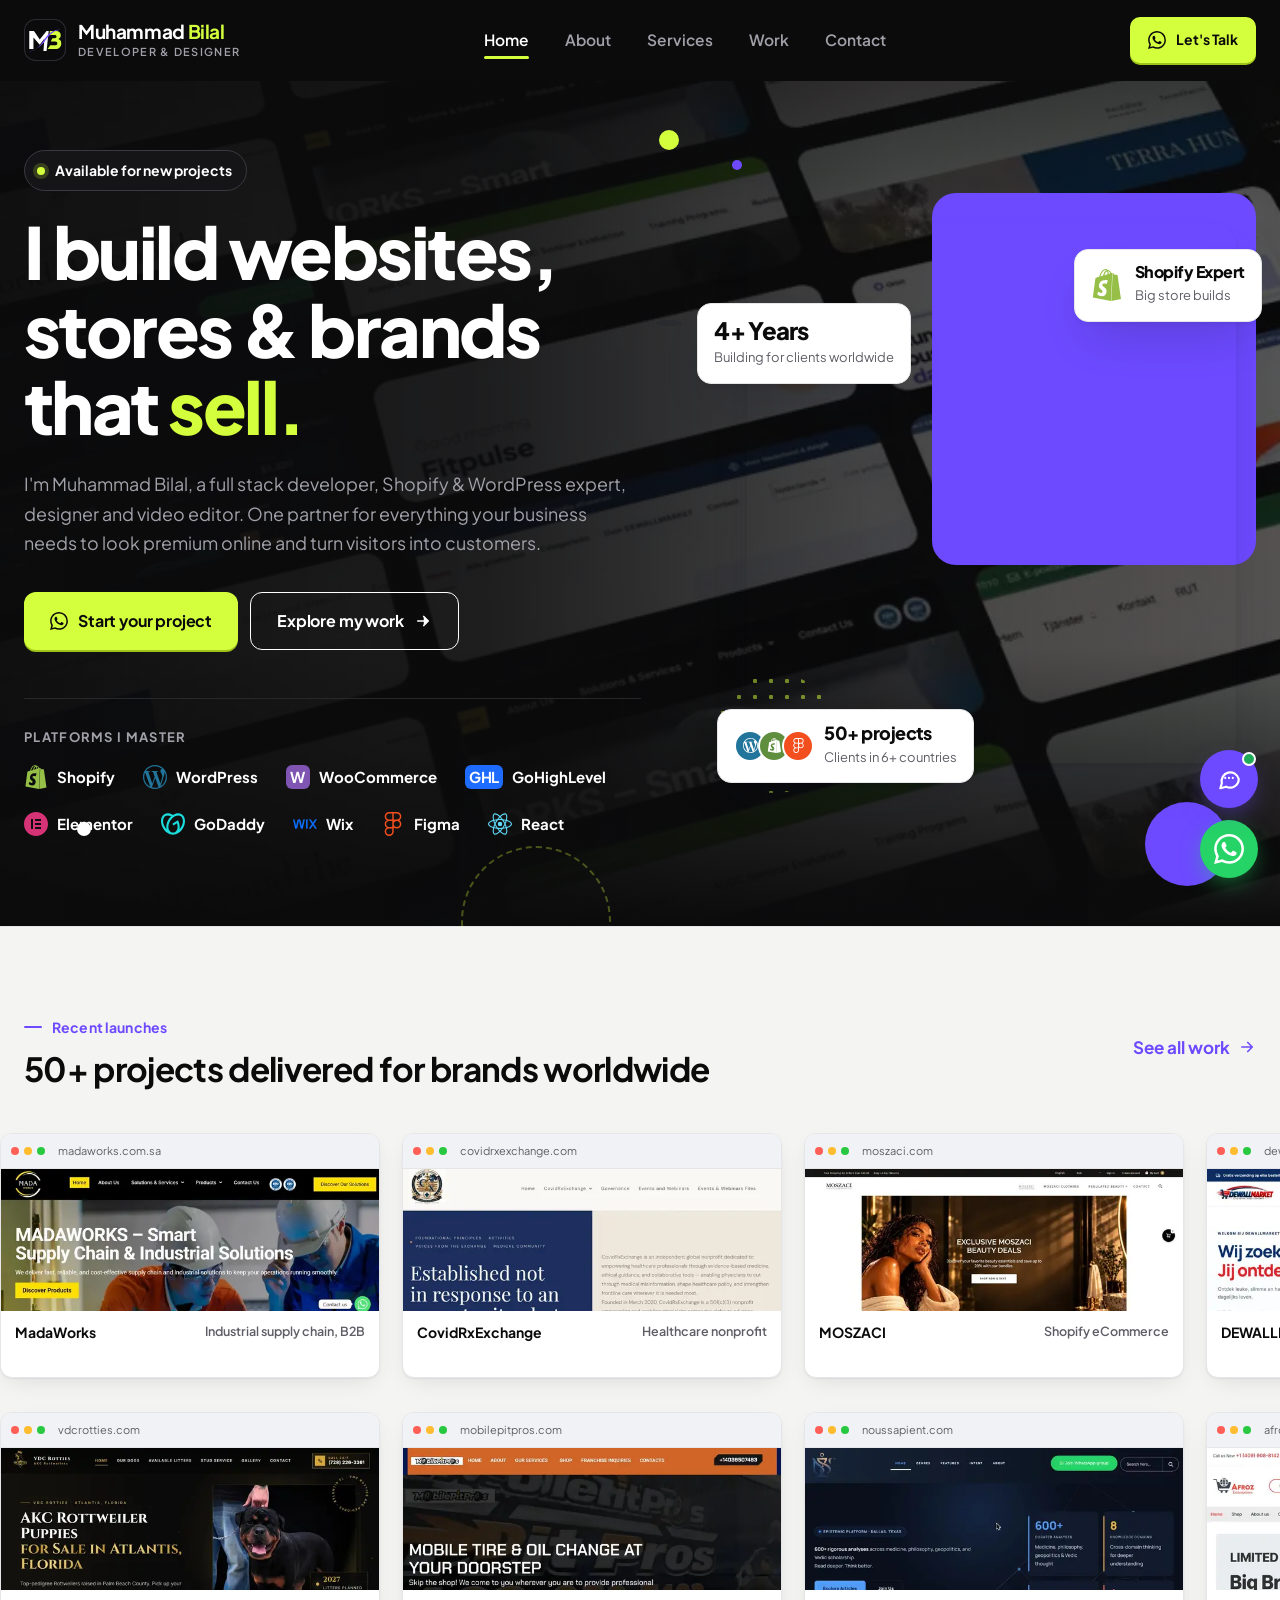
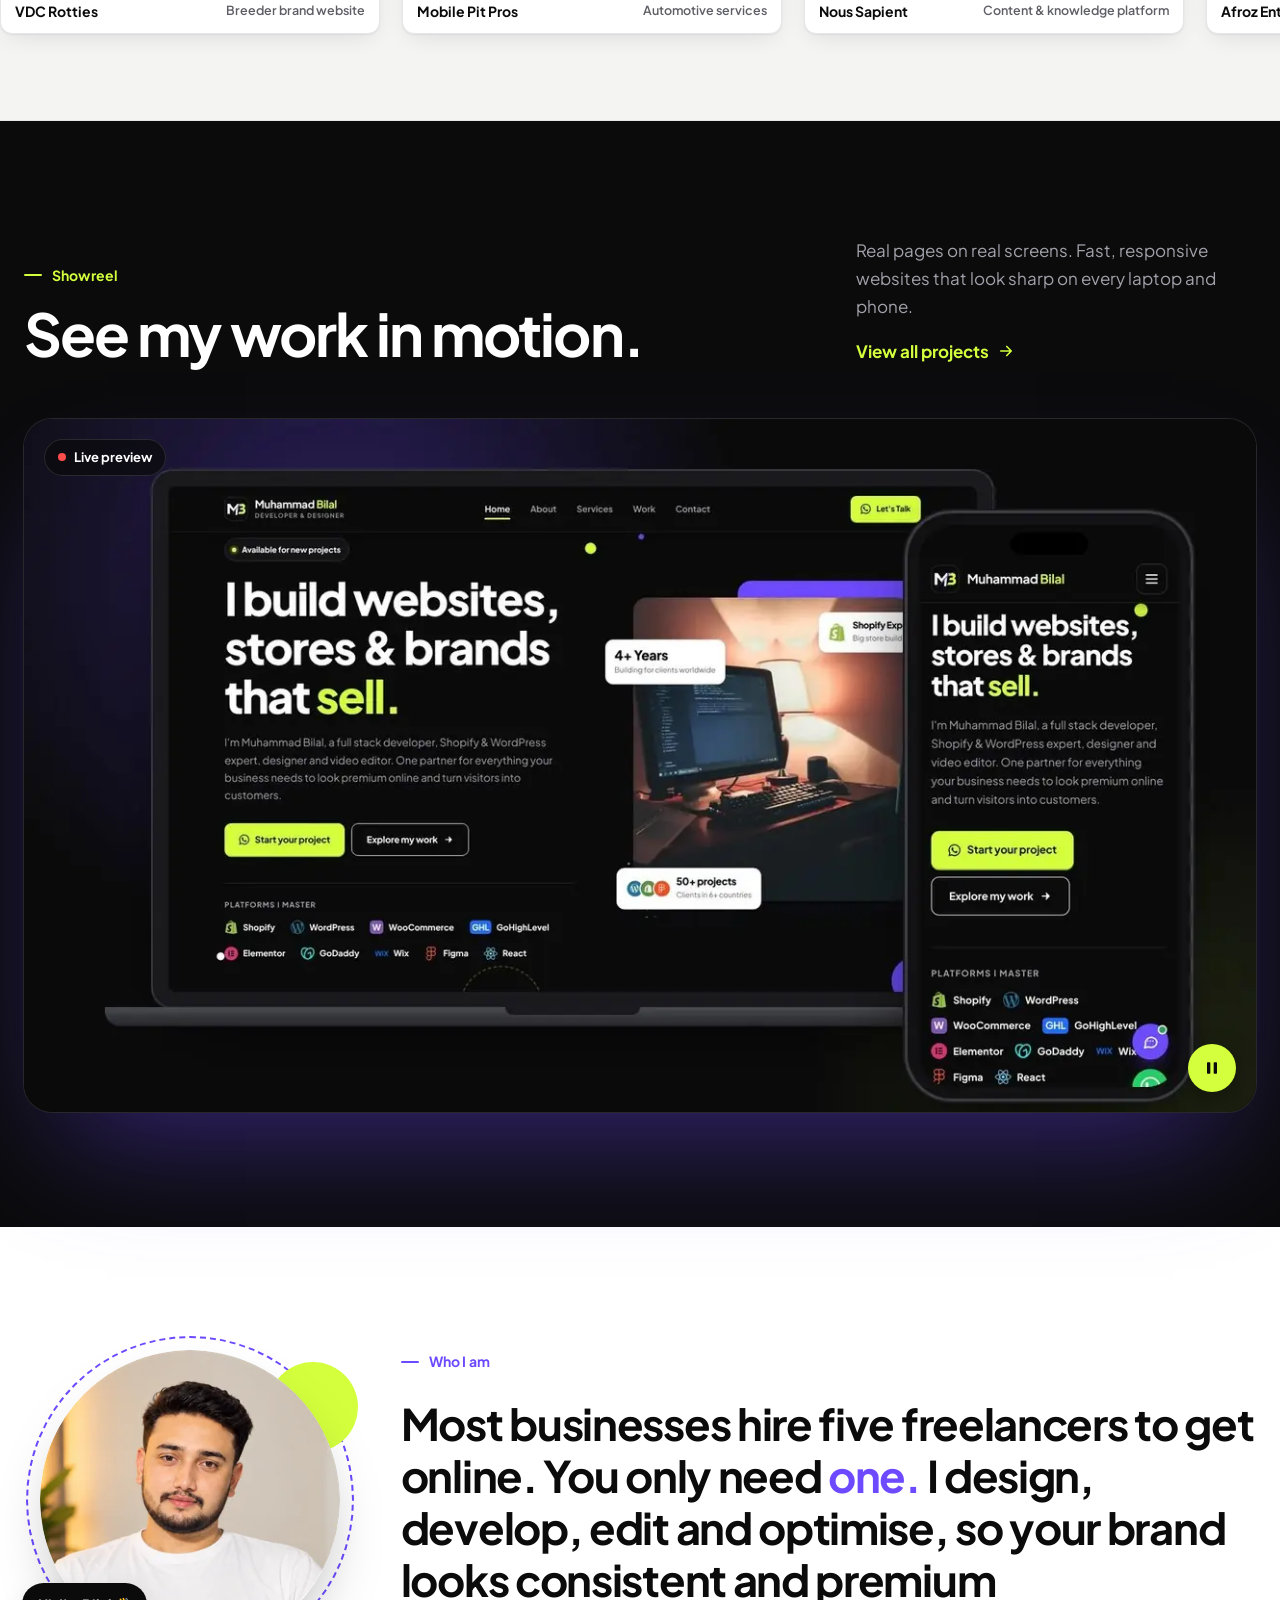
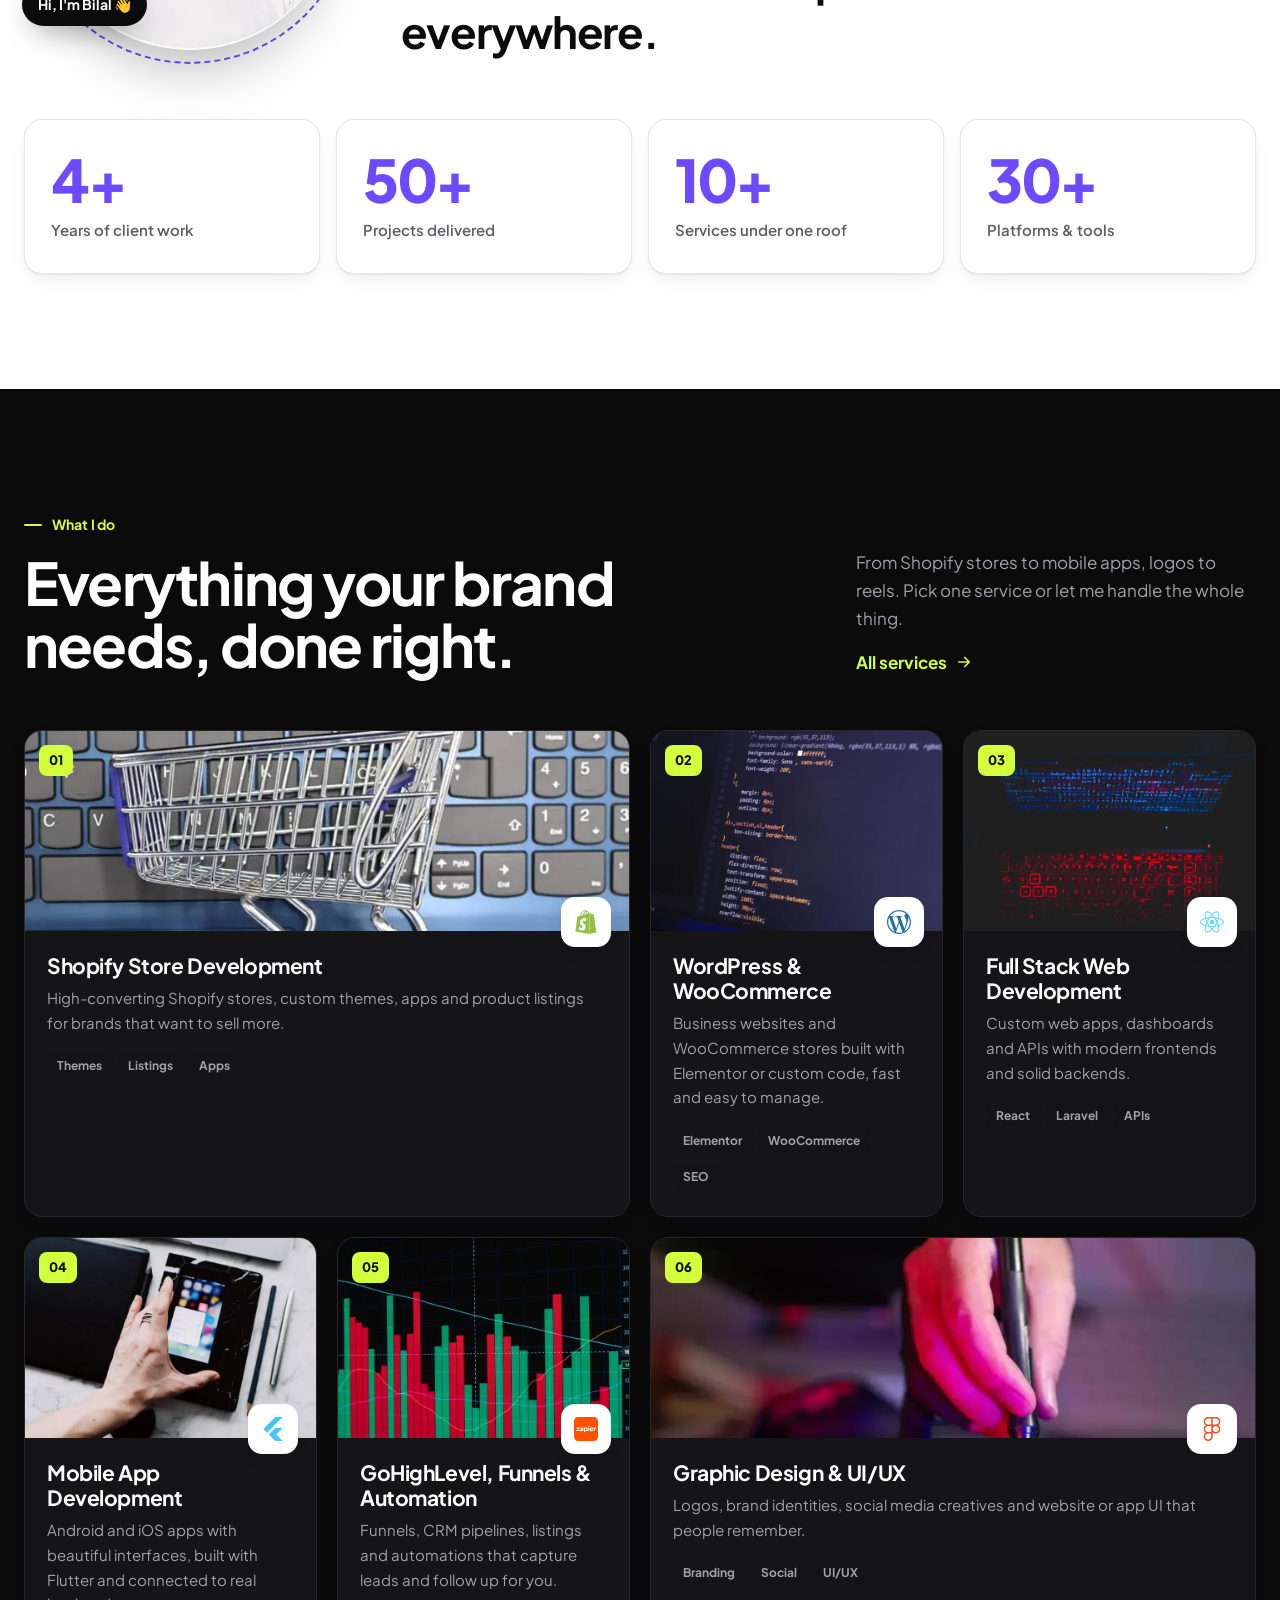
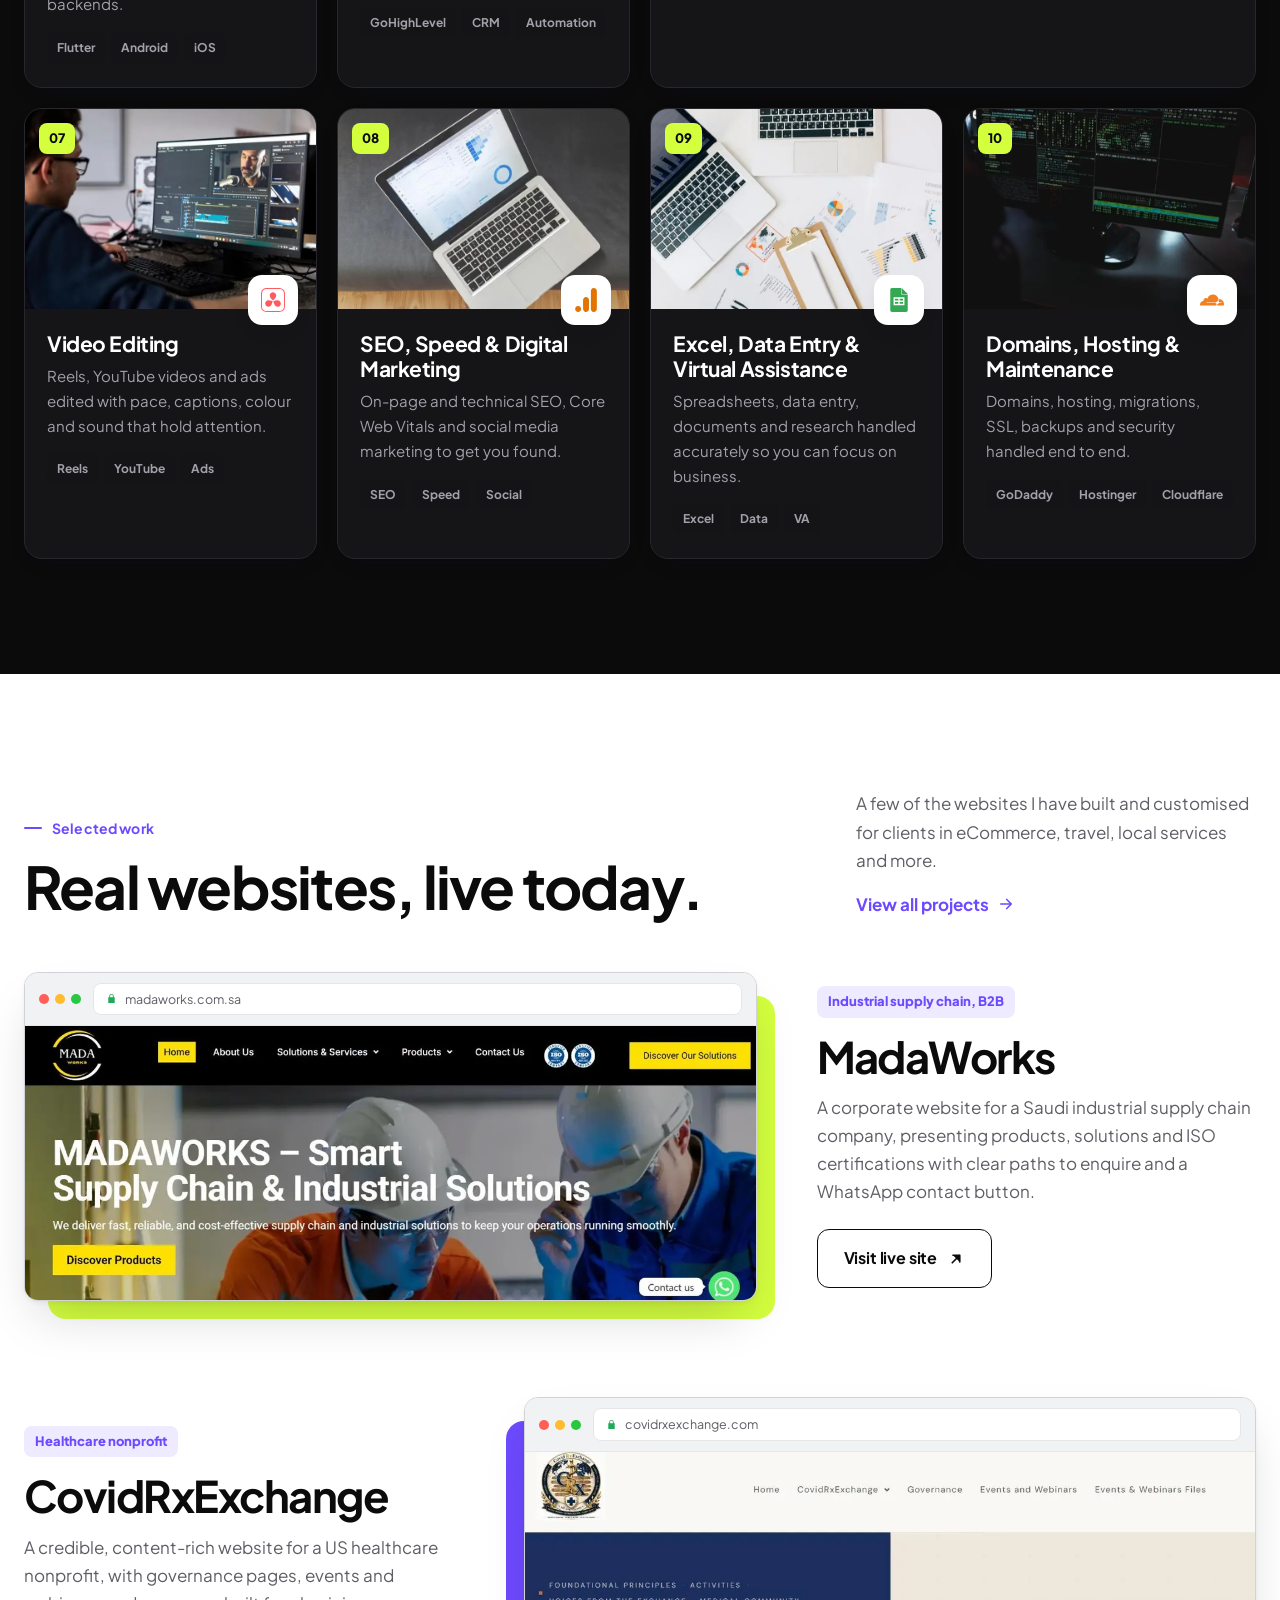
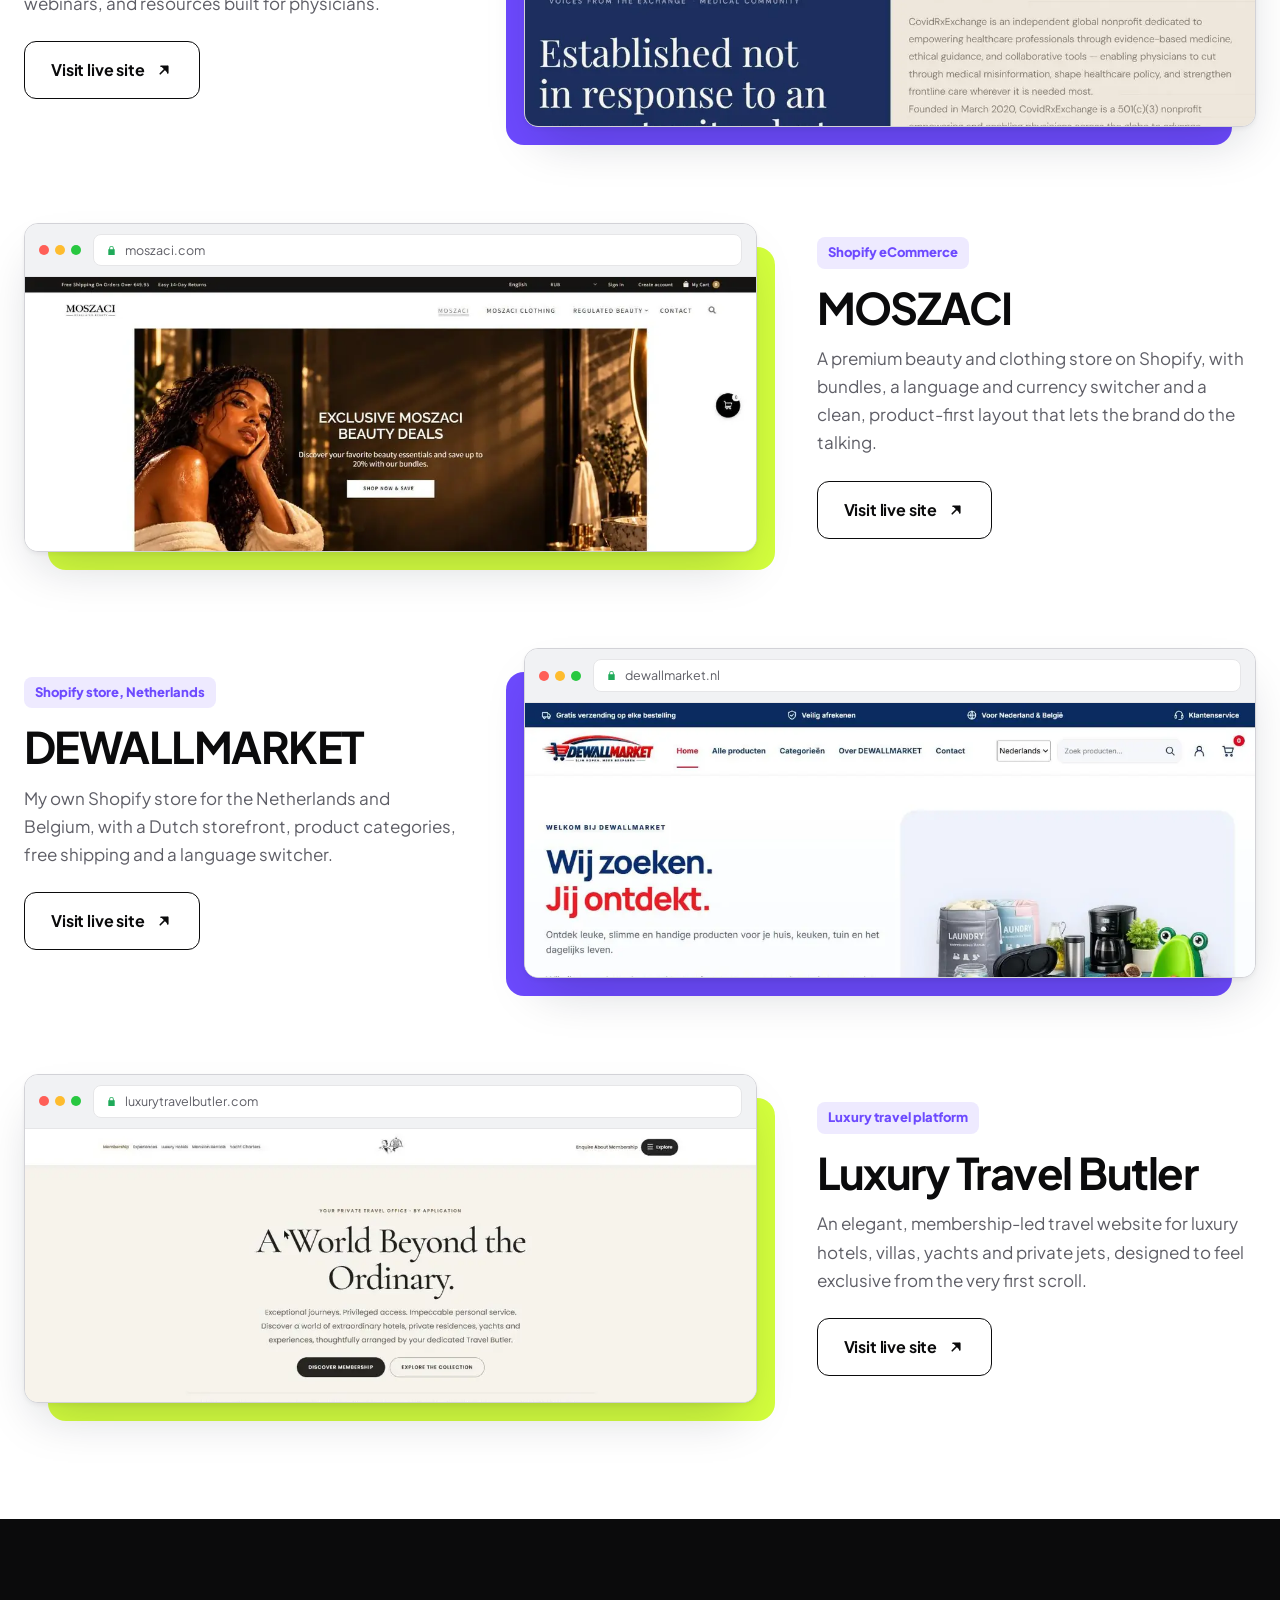
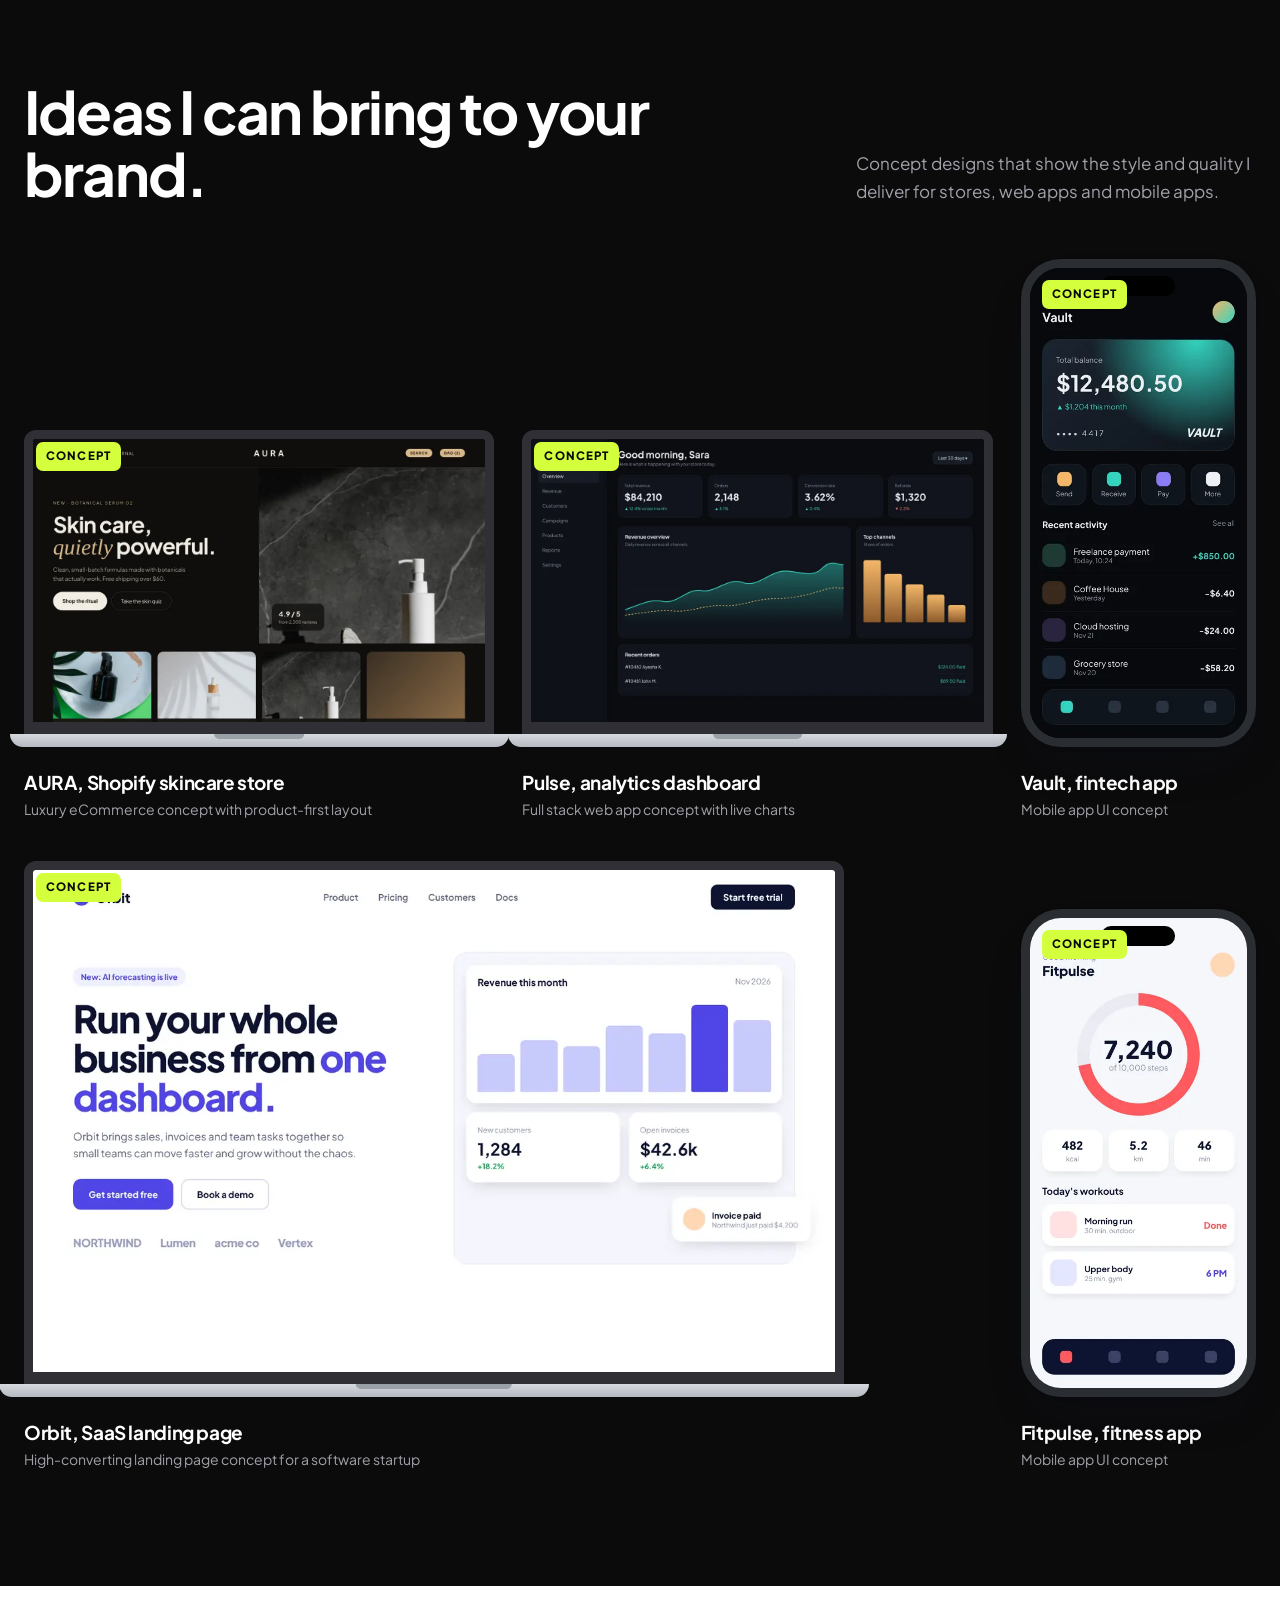
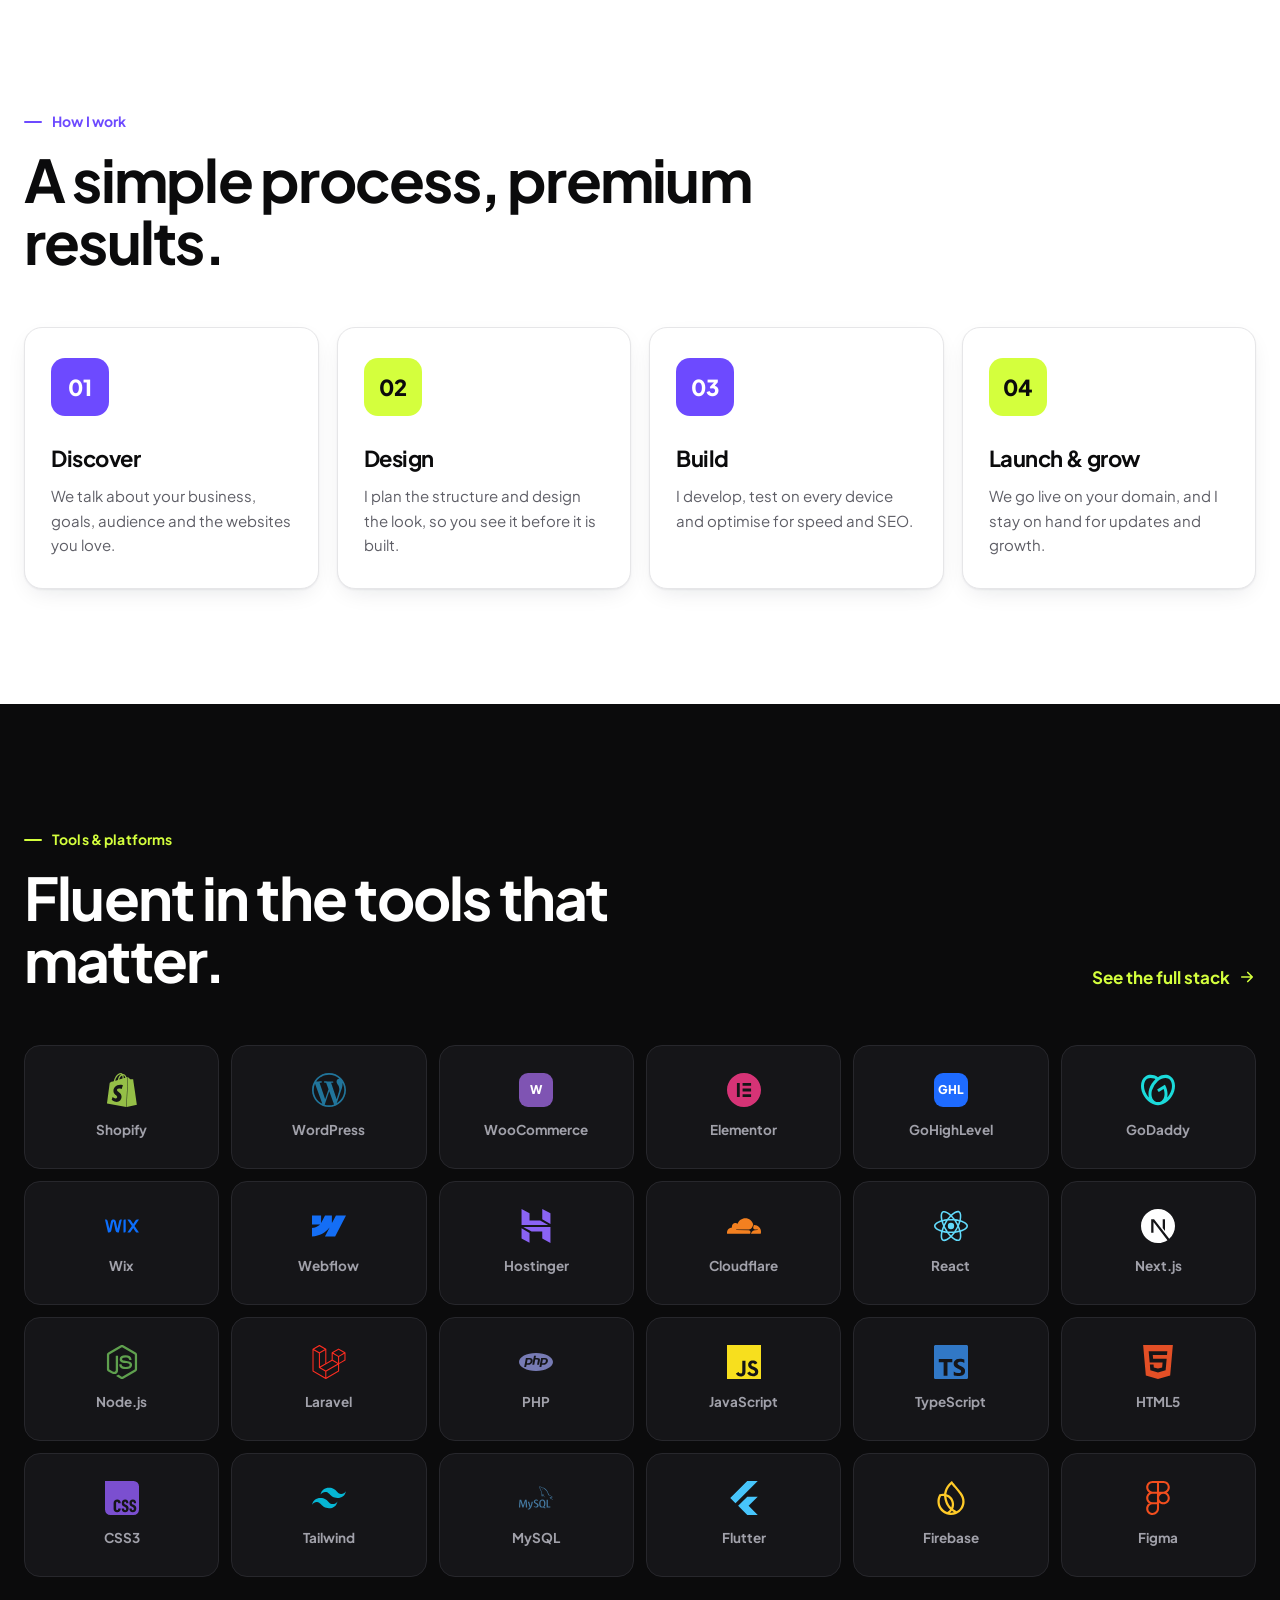
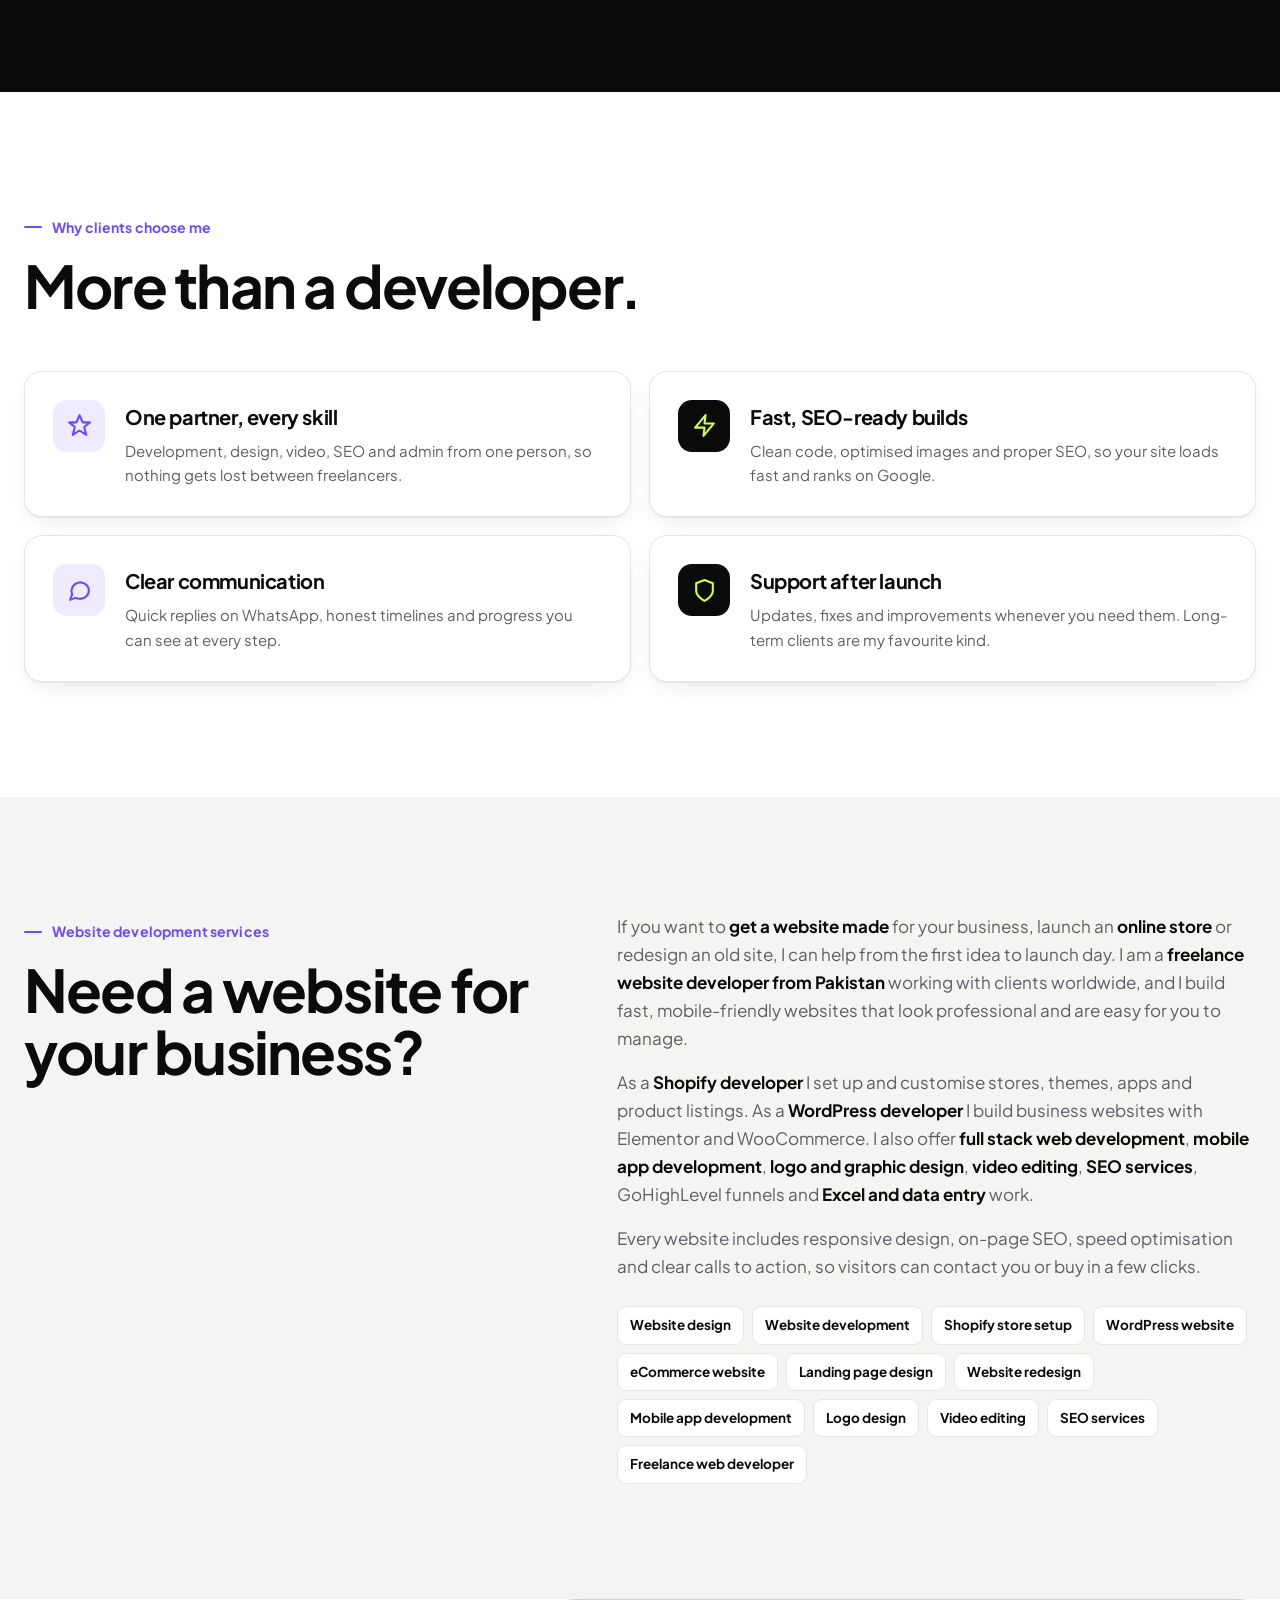
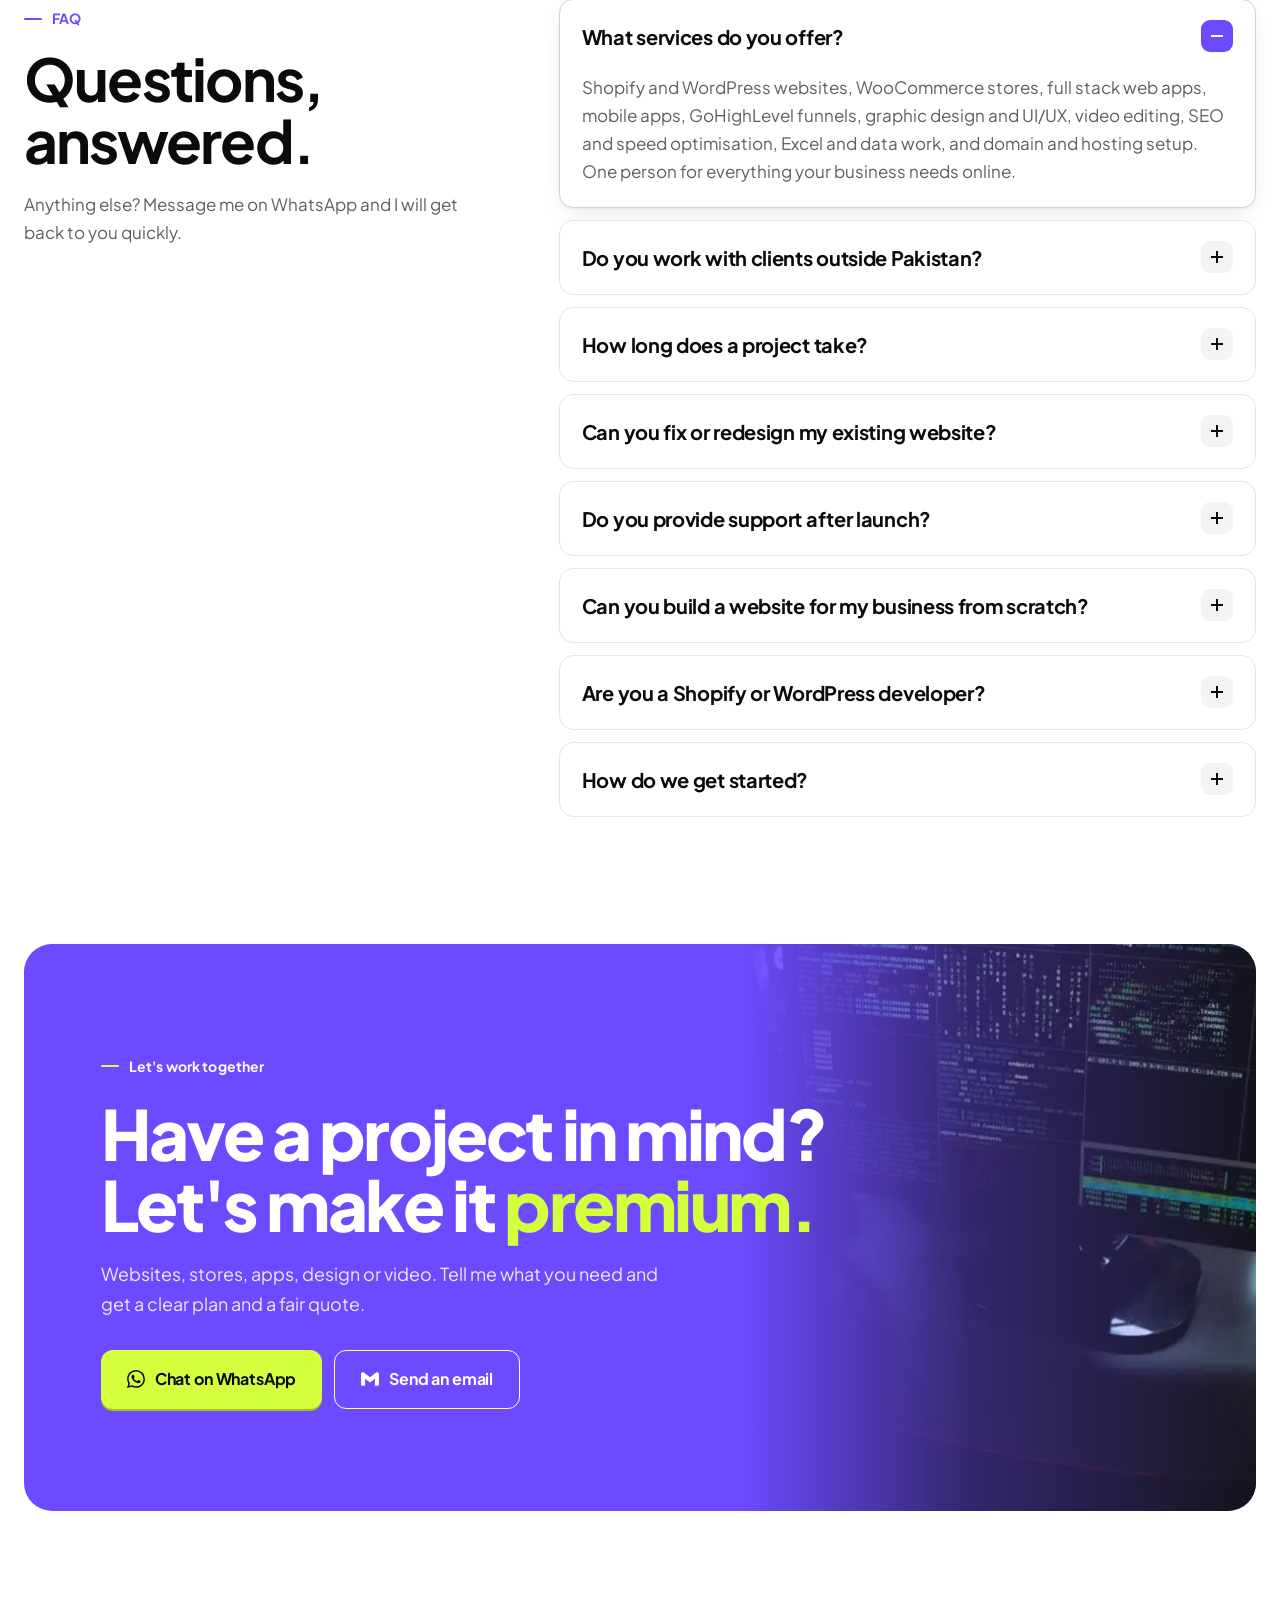
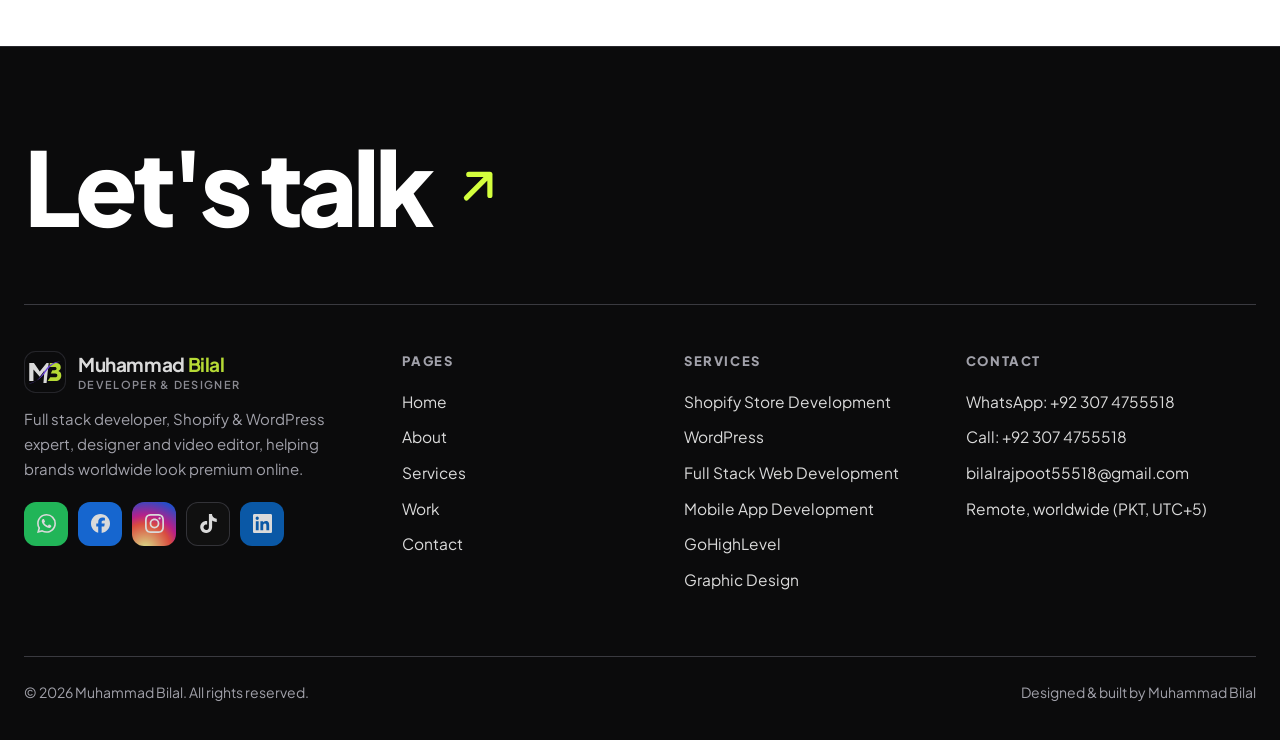
<file: index.html>
<!DOCTYPE html>
<html lang="en">
<head>
<meta charset="UTF-8">
<meta name="viewport" content="width=device-width, initial-scale=1, viewport-fit=cover">
<title>Website Developer &amp; Shopify Expert | Web Design Services | Muhammad Bilal</title>
<meta name="description" content="Hire Muhammad Bilal, a freelance website developer from Pakistan for website design, Shopify stores, WordPress websites, mobile apps, logo design, video editing and SEO. Get a free quote on WhatsApp.">
<meta name="robots" content="index,follow,max-image-preview:large">
<meta name="author" content="Muhammad Bilal">
<meta name="theme-color" content="#0B0B0C">
<link rel="canonical" href="https://bilaldev-portfolio.github.io/">
<meta property="og:type" content="website">
<meta property="og:site_name" content="Muhammad Bilal">
<meta property="og:title" content="Website Developer &amp; Shopify Expert | Web Design Services | Muhammad Bilal">
<meta property="og:description" content="Hire Muhammad Bilal, a freelance website developer from Pakistan for website design, Shopify stores, WordPress websites, mobile apps, logo design, video editing and SEO. Get a free quote on WhatsApp.">
<meta property="og:url" content="https://bilaldev-portfolio.github.io/">
<meta property="og:image" content="https://bilaldev-portfolio.github.io/assets/img/og.jpg">
<meta property="og:image:width" content="1200">
<meta property="og:image:height" content="630">
<meta name="twitter:card" content="summary_large_image">
<meta name="twitter:title" content="Website Developer &amp; Shopify Expert | Web Design Services | Muhammad Bilal">
<meta name="twitter:description" content="Hire Muhammad Bilal, a freelance website developer from Pakistan for website design, Shopify stores, WordPress websites, mobile apps, logo design, video editing and SEO. Get a free quote on WhatsApp.">
<meta name="twitter:image" content="https://bilaldev-portfolio.github.io/assets/img/og.jpg">
<link rel="icon" href="/favicon.svg" type="image/svg+xml">
<link rel="apple-touch-icon" href="/assets/img/apple-touch-icon.png">
<link rel="manifest" href="/site.webmanifest">
<link rel="preload" href="/assets/fonts/jakarta.woff2" as="font" type="font/woff2" crossorigin>
<link rel="preload" as="image" href="/assets/img/hero.webp" type="image/webp" fetchpriority="high">
<link rel="stylesheet" href="/assets/css/style.css?v=20261124a">
<script type="application/ld+json">{"@context": "https://schema.org", "@type": "Person", "name": "Muhammad Bilal", "url": "https://bilaldev-portfolio.github.io/", "image": "https://bilaldev-portfolio.github.io/assets/img/og.jpg", "jobTitle": "Full Stack Developer, Shopify & WordPress Expert", "email": "mailto:bilalrajpoot55518@gmail.com", "telephone": "+92 307 4755518", "sameAs": ["https://www.facebook.com/share/1GoYHQJWPL/", "https://www.instagram.com/bilalrajpoot9858", "https://www.tiktok.com/@shahzada_506", "https://www.linkedin.com/in/muhammad-bilal-a57043340"], "knowsAbout": ["Shopify", "WordPress", "WooCommerce", "Full Stack Development", "Mobile App Development", "GoHighLevel", "Graphic Design", "Video Editing", "SEO", "Excel"]}</script>
<script type="application/ld+json">{"@context": "https://schema.org", "@type": "ProfessionalService", "name": "Muhammad Bilal | Web Development & Digital Services", "url": "https://bilaldev-portfolio.github.io/", "image": "https://bilaldev-portfolio.github.io/assets/img/og.jpg", "telephone": "+92 307 4755518", "email": "bilalrajpoot55518@gmail.com", "areaServed": "Worldwide", "priceRange": "$$", "address": {"@type": "PostalAddress", "addressCountry": "PK"}, "founder": {"@type": "Person", "name": "Muhammad Bilal"}, "sameAs": ["https://www.facebook.com/share/1GoYHQJWPL/", "https://www.instagram.com/bilalrajpoot9858", "https://www.tiktok.com/@shahzada_506", "https://www.linkedin.com/in/muhammad-bilal-a57043340"]}</script>
<script type="application/ld+json">{"@context": "https://schema.org", "@type": "FAQPage", "mainEntity": [{"@type": "Question", "name": "What services do you offer?", "acceptedAnswer": {"@type": "Answer", "text": "Shopify and WordPress websites, WooCommerce stores, full stack web apps, mobile apps, GoHighLevel funnels, graphic design and UI/UX, video editing, SEO and speed optimisation, Excel and data work, and domain and hosting setup. One person for everything your business needs online."}}, {"@type": "Question", "name": "Do you work with clients outside Pakistan?", "acceptedAnswer": {"@type": "Answer", "text": "Yes. I work fully remotely, and my clients include businesses in the USA, Canada, Australia, Sweden, Hungary and Saudi Arabia."}}, {"@type": "Question", "name": "How long does a project take?", "acceptedAnswer": {"@type": "Answer", "text": "It depends on the scope. A landing page is quick, a full store or web app takes longer. You get a clear timeline and quote before any work starts, and regular progress updates on WhatsApp."}}, {"@type": "Question", "name": "Can you fix or redesign my existing website?", "acceptedAnswer": {"@type": "Answer", "text": "Yes. I fix bugs, speed up slow sites, improve mobile layouts, clean up plugins and redesign outdated websites without losing your content or SEO."}}, {"@type": "Question", "name": "Do you provide support after launch?", "acceptedAnswer": {"@type": "Answer", "text": "Yes. I offer updates, content changes, troubleshooting, backups and ongoing maintenance, so your website keeps working long after launch."}}, {"@type": "Question", "name": "Can you build a website for my business from scratch?", "acceptedAnswer": {"@type": "Answer", "text": "Yes. I design and develop complete business websites, online stores and landing pages from scratch, including domain, hosting, content setup, mobile design and basic SEO, so you get a website that is ready to bring in customers."}}, {"@type": "Question", "name": "Are you a Shopify or WordPress developer?", "acceptedAnswer": {"@type": "Answer", "text": "Both. I build and customise Shopify stores and WordPress or WooCommerce websites every week, and I also work with Wix, GoHighLevel and custom code when a project needs it."}}, {"@type": "Question", "name": "How do we get started?", "acceptedAnswer": {"@type": "Answer", "text": "Message me on WhatsApp or email with a few lines about your business and what you need. I will reply with questions, a plan and a quote."}}]}</script>
</head>
<body>
<a class="sr-only" href="#main">Skip to content</a>
<header class="header dark">
  <div class="wrap header-in">
    <a class="brand" href="/" aria-label="Muhammad Bilal home"><svg viewBox="0 0 40 40" aria-hidden="true"><rect width="40" height="40" rx="11" fill="#0B0B0C"/><rect x=".5" y=".5" width="39" height="39" rx="10.5" fill="none" stroke="#2A2A30"/><g transform="translate(4,8.5) scale(.5)"><path fill="#fff" d="M2 6h9l11 16 13-16h4l-4 38h-6l2-24-9 12-12-14v22H2z"/><path fill="#D4FF3D" d="M41 6h12c6 0 9 3.5 9 8 0 3.5-1.5 5.8-4.5 7 3.5 1.2 5.5 4 5.5 8.5 0 6.5-4.5 10.5-11 10.5H37l5-7h9.5c2.5 0 4-1.5 4-3.5s-1.5-3.5-4-3.5H43l3-6.5h4.5c2.3 0 3.5-1.2 3.5-3s-1.2-3-3.5-3H41z"/><path fill="#7B4DFF" d="M0 45c16-1 24-13 32-25C40 9 49 3 62 3 50 5 42 11 34 22 26 33 16 43 0 45z"/></g></svg><span class="brand-name">Muhammad <span class="bl">Bilal</span><small>Developer &amp; Designer</small></span></a>
    <nav class="nav" aria-label="Main"><a href="/" aria-current="page">Home</a><a href="/about.html">About</a><a href="/services.html">Services</a><a href="/portfolio.html">Work</a><a href="/contact.html">Contact</a></nav>
    <div class="header-cta">
      <a class="btn btn-primary btn-sm" href="https://wa.me/923074755518" target="_blank" rel="noopener"><svg class="ico" aria-hidden="true"><use href="/assets/img/icons.svg#whatsapp"/></svg>Let's Talk</a>
      <button class="menu-btn" aria-label="Open menu" aria-expanded="false"><span></span></button>
    </div>
  </div>
</header>
<div class="mobile-menu dark" aria-label="Mobile menu">
  <nav><a href="/" aria-current="page">Home</a><a href="/about.html">About</a><a href="/services.html">Services</a><a href="/portfolio.html">Work</a><a href="/contact.html">Contact</a></nav>
  <div class="socials">
      <a class="s-wa" href="https://wa.me/923074755518" target="_blank" rel="noopener" aria-label="WhatsApp"><svg class="ico" aria-hidden="true"><use href="/assets/img/icons.svg#whatsapp"/></svg></a>
      <a class="s-fb" href="https://www.facebook.com/share/1GoYHQJWPL/" target="_blank" rel="noopener" aria-label="Facebook"><svg class="ico" aria-hidden="true"><use href="/assets/img/icons.svg#facebook"/></svg></a>
      <a class="s-ig" href="https://www.instagram.com/bilalrajpoot9858" target="_blank" rel="noopener" aria-label="Instagram"><svg class="ico" aria-hidden="true"><use href="/assets/img/icons.svg#instagram"/></svg></a>
      <a class="s-tt" href="https://www.tiktok.com/@shahzada_506" target="_blank" rel="noopener" aria-label="TikTok"><svg class="ico" aria-hidden="true"><use href="/assets/img/icons.svg#tiktok"/></svg></a>
      <a class="s-in" href="https://www.linkedin.com/in/muhammad-bilal-a57043340" target="_blank" rel="noopener" aria-label="LinkedIn"><svg class="ico" aria-hidden="true"><use href="/assets/img/icons.svg#linkedin"/></svg></a>
    </div>
</div>
<main id="main">

<section class="hero dark">
  <div class="hero-video" aria-hidden="true"><video muted loop playsinline preload="none" poster="/assets/img/hero-wall.webp" data-src="/assets/video/hero-wall.mp4" data-src-sm="/assets/video/hero-wall-sm.mp4" data-hero></video></div>
  <div class="balls" aria-hidden="true"><span class="ball b1"></span><span class="ball b2"></span><span class="ball b3"></span><span class="ball b4"></span><span class="ball b5"></span></div>
  <div class="wrap hero-grid">
    <div>
      <span class="pill fade-up"><span class="live"></span>Available for new projects</span>
      <h1 class="h-xl"><span class="line"><span>I build websites,</span></span><span class="line"><span>stores &amp; brands</span></span><span class="line"><span>that <span class="hl">sell.</span></span></span></h1>
      <p class="lead fade-up d1">I'm Muhammad Bilal, a full stack developer, Shopify &amp; WordPress expert, designer and video editor. One partner for everything your business needs to look premium online and turn visitors into customers.</p>
      <div class="hero-actions fade-up d2">
        <a class="btn btn-primary" href="https://wa.me/923074755518" target="_blank" rel="noopener"><svg class="ico" aria-hidden="true"><use href="/assets/img/icons.svg#whatsapp"/></svg>Start your project</a>
        <a class="btn btn-ghost" href="/portfolio.html">Explore my work<svg class="ico" viewBox="0 0 24 24" fill="none" stroke="currentColor" stroke-width="2.2" stroke-linecap="round" stroke-linejoin="round" aria-hidden="true"><path d="M5 12h14M13 6l6 6-6 6"/></svg></a>
      </div>
      <div class="trust fade-up d3">
        <p>Platforms I master</p>
        <div class="logo-row">
          <span><svg class="ico" aria-hidden="true" style="fill:#95BF47"><use href="/assets/img/icons.svg#shopify"/></svg>Shopify</span><span><svg class="ico" aria-hidden="true" style="fill:#21759B"><use href="/assets/img/icons.svg#wordpress"/></svg>WordPress</span><span><span class="bdg" style="background:#7F54B3;color:#fff">W</span>WooCommerce</span><span><span class="bdg" style="background:#1E6BFF;color:#fff">GHL</span>GoHighLevel</span><span><svg class="ico" aria-hidden="true" style="fill:#D63376"><use href="/assets/img/icons.svg#elementor"/></svg>Elementor</span><span><svg class="ico" aria-hidden="true" style="fill:#1BDBDB"><use href="/assets/img/icons.svg#godaddy"/></svg>GoDaddy</span><span><svg class="ico" aria-hidden="true" style="fill:#0C6EFC"><use href="/assets/img/icons.svg#wix"/></svg>Wix</span><span><svg class="ico" aria-hidden="true" style="fill:#F24E1E"><use href="/assets/img/icons.svg#figma"/></svg>Figma</span><span><svg class="ico" aria-hidden="true" style="fill:#61DAFB"><use href="/assets/img/icons.svg#react"/></svg>React</span>
        </div>
      </div>
    </div>
    <div class="stage fade-up d2" aria-hidden="true">
      <div class="stage-card"><img src="/assets/img/hero.webp" srcset="/assets/img/hero-sm.webp 560w, /assets/img/hero.webp 840w" sizes="(max-width:1100px) 90vw, 540px" alt="" width="840" height="843" fetchpriority="high" decoding="async"></div>
      <div class="float f1"><b>4+ Years</b><small>Building for clients worldwide</small></div>
      <div class="float f2"><svg class="ico" aria-hidden="true"><use href="/assets/img/icons.svg#shopify"/></svg><div><b>Shopify Expert</b><small>Big store builds</small></div></div>
      <div class="float f3">&lt;<em>build</em> quality=<i>"premium"</i> /&gt;</div>
      <div class="float f4"><span class="avatars"><span style="background:#21759B"><svg class="ico" aria-hidden="true"><use href="/assets/img/icons.svg#wordpress"/></svg></span><span style="background:#5E8E3E"><svg class="ico" aria-hidden="true"><use href="/assets/img/icons.svg#shopify"/></svg></span><span style="background:#F24E1E"><svg class="ico" aria-hidden="true"><use href="/assets/img/icons.svg#figma"/></svg></span></span><div><b style="font-size:18px">50+ projects</b><small>Clients in 6+ countries</small></div></div>
    </div>
  </div>
  <div class="scroll-hint"><i></i>Scroll</div>
</section>

<section class="ticker-sec" aria-label="Recent projects">
  <div class="wrap"><div class="sec-head" style="align-items:center"><div><span class="eyebrow">Recent launches</span><h2 class="h-md" style="margin-top:10px">50+ projects delivered for brands worldwide</h2></div><a class="link-arrow" href="/portfolio.html">See all work<svg viewBox="0 0 24 24" fill="none" stroke="currentColor" stroke-width="2.2" stroke-linecap="round" stroke-linejoin="round" aria-hidden="true"><path d="M5 12h14M13 6l6 6-6 6"/></svg></a></div></div>
  <div class="ticker"><a class="tk" href="https://madaworks.com.sa/" target="_blank" rel="noopener"><div class="tb"><i></i><i></i><i></i><span>madaworks.com.sa</span></div><img src="/assets/img/work/madaworks-sm.webp" alt="MadaWorks website" width="640" height="240" loading="lazy" decoding="async"><div class="cap">MadaWorks<span>Industrial supply chain, B2B</span></div></a><a class="tk" href="https://covidrxexchange.com/" target="_blank" rel="noopener"><div class="tb"><i></i><i></i><i></i><span>covidrxexchange.com</span></div><img src="/assets/img/work/covidrxexchange-sm.webp" alt="CovidRxExchange website" width="640" height="240" loading="lazy" decoding="async"><div class="cap">CovidRxExchange<span>Healthcare nonprofit</span></div></a><a class="tk" href="https://moszaci.com/" target="_blank" rel="noopener"><div class="tb"><i></i><i></i><i></i><span>moszaci.com</span></div><img src="/assets/img/work/moszaci-sm.webp" alt="MOSZACI website" width="640" height="240" loading="lazy" decoding="async"><div class="cap">MOSZACI<span>Shopify eCommerce</span></div></a><a class="tk" href="https://dewallmarket.nl/" target="_blank" rel="noopener"><div class="tb"><i></i><i></i><i></i><span>dewallmarket.nl</span></div><img src="/assets/img/work/dewallmarket-sm.webp" alt="DEWALLMARKET website" width="640" height="240" loading="lazy" decoding="async"><div class="cap">DEWALLMARKET<span>Shopify store, Netherlands</span></div></a><a class="tk" href="https://www.luxurytravelbutler.com/" target="_blank" rel="noopener"><div class="tb"><i></i><i></i><i></i><span>luxurytravelbutler.com</span></div><img src="/assets/img/work/luxury-travel-butler-sm.webp" alt="Luxury Travel Butler website" width="640" height="240" loading="lazy" decoding="async"><div class="cap">Luxury Travel Butler<span>Luxury travel platform</span></div></a><a class="tk" href="https://seniorhomecareassociates.com/" target="_blank" rel="noopener"><div class="tb"><i></i><i></i><i></i><span>seniorhomecareassociates.com</span></div><img src="/assets/img/work/senior-homecare-sm.webp" alt="Senior HomeCare Associates website" width="640" height="240" loading="lazy" decoding="async"><div class="cap">Senior HomeCare Associates<span>Healthcare training & care</span></div></a><a class="tk" href="https://terrahungary.com/" target="_blank" rel="noopener"><div class="tb"><i></i><i></i><i></i><span>terrahungary.com</span></div><img src="/assets/img/work/terra-hungary-sm.webp" alt="Terra Hungary website" width="640" height="240" loading="lazy" decoding="async"><div class="cap">Terra Hungary<span>GoDaddy website, garden centre</span></div></a><a class="tk" href="https://dtfprintandstitch.com/" target="_blank" rel="noopener"><div class="tb"><i></i><i></i><i></i><span>dtfprintandstitch.com</span></div><img src="/assets/img/work/dtf-print-stitch-sm.webp" alt="DTF Print &amp; Stitch website" width="640" height="240" loading="lazy" decoding="async"><div class="cap">DTF Print &amp; Stitch<span>eCommerce, DTF printing</span></div></a><a class="tk" href="https://madaworks.com.sa/" target="_blank" rel="noopener"><div class="tb"><i></i><i></i><i></i><span>madaworks.com.sa</span></div><img src="/assets/img/work/madaworks-sm.webp" alt="MadaWorks website" width="640" height="240" loading="lazy" decoding="async"><div class="cap">MadaWorks<span>Industrial supply chain, B2B</span></div></a><a class="tk" href="https://covidrxexchange.com/" target="_blank" rel="noopener"><div class="tb"><i></i><i></i><i></i><span>covidrxexchange.com</span></div><img src="/assets/img/work/covidrxexchange-sm.webp" alt="CovidRxExchange website" width="640" height="240" loading="lazy" decoding="async"><div class="cap">CovidRxExchange<span>Healthcare nonprofit</span></div></a><a class="tk" href="https://moszaci.com/" target="_blank" rel="noopener"><div class="tb"><i></i><i></i><i></i><span>moszaci.com</span></div><img src="/assets/img/work/moszaci-sm.webp" alt="MOSZACI website" width="640" height="240" loading="lazy" decoding="async"><div class="cap">MOSZACI<span>Shopify eCommerce</span></div></a><a class="tk" href="https://dewallmarket.nl/" target="_blank" rel="noopener"><div class="tb"><i></i><i></i><i></i><span>dewallmarket.nl</span></div><img src="/assets/img/work/dewallmarket-sm.webp" alt="DEWALLMARKET website" width="640" height="240" loading="lazy" decoding="async"><div class="cap">DEWALLMARKET<span>Shopify store, Netherlands</span></div></a><a class="tk" href="https://www.luxurytravelbutler.com/" target="_blank" rel="noopener"><div class="tb"><i></i><i></i><i></i><span>luxurytravelbutler.com</span></div><img src="/assets/img/work/luxury-travel-butler-sm.webp" alt="Luxury Travel Butler website" width="640" height="240" loading="lazy" decoding="async"><div class="cap">Luxury Travel Butler<span>Luxury travel platform</span></div></a><a class="tk" href="https://seniorhomecareassociates.com/" target="_blank" rel="noopener"><div class="tb"><i></i><i></i><i></i><span>seniorhomecareassociates.com</span></div><img src="/assets/img/work/senior-homecare-sm.webp" alt="Senior HomeCare Associates website" width="640" height="240" loading="lazy" decoding="async"><div class="cap">Senior HomeCare Associates<span>Healthcare training & care</span></div></a><a class="tk" href="https://terrahungary.com/" target="_blank" rel="noopener"><div class="tb"><i></i><i></i><i></i><span>terrahungary.com</span></div><img src="/assets/img/work/terra-hungary-sm.webp" alt="Terra Hungary website" width="640" height="240" loading="lazy" decoding="async"><div class="cap">Terra Hungary<span>GoDaddy website, garden centre</span></div></a><a class="tk" href="https://dtfprintandstitch.com/" target="_blank" rel="noopener"><div class="tb"><i></i><i></i><i></i><span>dtfprintandstitch.com</span></div><img src="/assets/img/work/dtf-print-stitch-sm.webp" alt="DTF Print &amp; Stitch website" width="640" height="240" loading="lazy" decoding="async"><div class="cap">DTF Print &amp; Stitch<span>eCommerce, DTF printing</span></div></a></div>
  <div class="ticker rev"><a class="tk" href="https://vdcrotties.com/" target="_blank" rel="noopener"><div class="tb"><i></i><i></i><i></i><span>vdcrotties.com</span></div><img src="/assets/img/work/vdc-rotties-sm.webp" alt="VDC Rotties website" width="640" height="240" loading="lazy" decoding="async"><div class="cap">VDC Rotties<span>Breeder brand website</span></div></a><a class="tk" href="https://mobilepitpros.com/" target="_blank" rel="noopener"><div class="tb"><i></i><i></i><i></i><span>mobilepitpros.com</span></div><img src="/assets/img/work/mobile-pit-pros-sm.webp" alt="Mobile Pit Pros website" width="640" height="240" loading="lazy" decoding="async"><div class="cap">Mobile Pit Pros<span>Automotive services</span></div></a><a class="tk" href="https://noussapient.com/" target="_blank" rel="noopener"><div class="tb"><i></i><i></i><i></i><span>noussapient.com</span></div><img src="/assets/img/work/nous-sapient-sm.webp" alt="Nous Sapient website" width="640" height="240" loading="lazy" decoding="async"><div class="cap">Nous Sapient<span>Content & knowledge platform</span></div></a><a class="tk" href="https://afrozenterprises.store/" target="_blank" rel="noopener"><div class="tb"><i></i><i></i><i></i><span>afrozenterprises.store</span></div><img src="/assets/img/work/afroz-enterprises-sm.webp" alt="Afroz Enterprises website" width="640" height="240" loading="lazy" decoding="async"><div class="cap">Afroz Enterprises<span>WordPress eCommerce</span></div></a><a class="tk" href="https://globalvoicehub.com.au/" target="_blank" rel="noopener"><div class="tb"><i></i><i></i><i></i><span>globalvoicehub.com.au</span></div><img src="/assets/img/work/globalvoice-hub-sm.webp" alt="GlobalVoice Hub website" width="640" height="240" loading="lazy" decoding="async"><div class="cap">GlobalVoice Hub<span>Translation & interpretation</span></div></a><a class="tk" href="https://keysideproperties.com/" target="_blank" rel="noopener"><div class="tb"><i></i><i></i><i></i><span>keysideproperties.com</span></div><img src="/assets/img/work/keyside-properties-sm.webp" alt="Keyside Properties website" width="640" height="240" loading="lazy" decoding="async"><div class="cap">Keyside Properties<span>Property services</span></div></a><a class="tk" href="https://milaservice.se/" target="_blank" rel="noopener"><div class="tb"><i></i><i></i><i></i><span>milaservice.se</span></div><img src="/assets/img/work/mila-service-sm.webp" alt="Mila Service website" width="640" height="240" loading="lazy" decoding="async"><div class="cap">Mila Service<span>Cleaning & moving services</span></div></a><div class="tk concept-tk"><div class="tb"><i></i><i></i><i></i><span>concept design</span></div><img src="/assets/img/concept/store.webp" alt="AURA Skincare Store website" width="640" height="240" loading="lazy" decoding="async"><div class="cap">AURA Skincare Store<span>Concept</span></div></div><div class="tk concept-tk"><div class="tb"><i></i><i></i><i></i><span>concept design</span></div><img src="/assets/img/concept/dash.webp" alt="Pulse Dashboard website" width="640" height="240" loading="lazy" decoding="async"><div class="cap">Pulse Dashboard<span>Concept</span></div></div><div class="tk concept-tk"><div class="tb"><i></i><i></i><i></i><span>concept design</span></div><img src="/assets/img/concept/orbit.webp" alt="Orbit SaaS Landing website" width="640" height="240" loading="lazy" decoding="async"><div class="cap">Orbit SaaS Landing<span>Concept</span></div></div><a class="tk" href="https://vdcrotties.com/" target="_blank" rel="noopener"><div class="tb"><i></i><i></i><i></i><span>vdcrotties.com</span></div><img src="/assets/img/work/vdc-rotties-sm.webp" alt="VDC Rotties website" width="640" height="240" loading="lazy" decoding="async"><div class="cap">VDC Rotties<span>Breeder brand website</span></div></a><a class="tk" href="https://mobilepitpros.com/" target="_blank" rel="noopener"><div class="tb"><i></i><i></i><i></i><span>mobilepitpros.com</span></div><img src="/assets/img/work/mobile-pit-pros-sm.webp" alt="Mobile Pit Pros website" width="640" height="240" loading="lazy" decoding="async"><div class="cap">Mobile Pit Pros<span>Automotive services</span></div></a><a class="tk" href="https://noussapient.com/" target="_blank" rel="noopener"><div class="tb"><i></i><i></i><i></i><span>noussapient.com</span></div><img src="/assets/img/work/nous-sapient-sm.webp" alt="Nous Sapient website" width="640" height="240" loading="lazy" decoding="async"><div class="cap">Nous Sapient<span>Content & knowledge platform</span></div></a><a class="tk" href="https://afrozenterprises.store/" target="_blank" rel="noopener"><div class="tb"><i></i><i></i><i></i><span>afrozenterprises.store</span></div><img src="/assets/img/work/afroz-enterprises-sm.webp" alt="Afroz Enterprises website" width="640" height="240" loading="lazy" decoding="async"><div class="cap">Afroz Enterprises<span>WordPress eCommerce</span></div></a><a class="tk" href="https://globalvoicehub.com.au/" target="_blank" rel="noopener"><div class="tb"><i></i><i></i><i></i><span>globalvoicehub.com.au</span></div><img src="/assets/img/work/globalvoice-hub-sm.webp" alt="GlobalVoice Hub website" width="640" height="240" loading="lazy" decoding="async"><div class="cap">GlobalVoice Hub<span>Translation & interpretation</span></div></a><a class="tk" href="https://keysideproperties.com/" target="_blank" rel="noopener"><div class="tb"><i></i><i></i><i></i><span>keysideproperties.com</span></div><img src="/assets/img/work/keyside-properties-sm.webp" alt="Keyside Properties website" width="640" height="240" loading="lazy" decoding="async"><div class="cap">Keyside Properties<span>Property services</span></div></a><a class="tk" href="https://milaservice.se/" target="_blank" rel="noopener"><div class="tb"><i></i><i></i><i></i><span>milaservice.se</span></div><img src="/assets/img/work/mila-service-sm.webp" alt="Mila Service website" width="640" height="240" loading="lazy" decoding="async"><div class="cap">Mila Service<span>Cleaning & moving services</span></div></a><div class="tk concept-tk"><div class="tb"><i></i><i></i><i></i><span>concept design</span></div><img src="/assets/img/concept/store.webp" alt="AURA Skincare Store website" width="640" height="240" loading="lazy" decoding="async"><div class="cap">AURA Skincare Store<span>Concept</span></div></div><div class="tk concept-tk"><div class="tb"><i></i><i></i><i></i><span>concept design</span></div><img src="/assets/img/concept/dash.webp" alt="Pulse Dashboard website" width="640" height="240" loading="lazy" decoding="async"><div class="cap">Pulse Dashboard<span>Concept</span></div></div><div class="tk concept-tk"><div class="tb"><i></i><i></i><i></i><span>concept design</span></div><img src="/assets/img/concept/orbit.webp" alt="Orbit SaaS Landing website" width="640" height="240" loading="lazy" decoding="async"><div class="cap">Orbit SaaS Landing<span>Concept</span></div></div></div>
</section>

<section class="sec dark reel-sec">
  <div class="wrap">
    <div class="sec-head">
      <div><span class="eyebrow reveal">Showreel</span><h2 class="h-lg reveal">See my work in <span class="hl">motion.</span></h2></div>
      <div class="reveal"><p class="muted">Real pages on real screens. Fast, responsive websites that look sharp on every laptop and phone.</p><a class="link-arrow" href="/portfolio.html" style="margin-top:16px">View all projects<svg viewBox="0 0 24 24" fill="none" stroke="currentColor" stroke-width="2.2" stroke-linecap="round" stroke-linejoin="round" aria-hidden="true"><path d="M5 12h14M13 6l6 6-6 6"/></svg></a></div>
    </div>
    <div class="reel reveal">
      <video muted loop playsinline preload="none" poster="/assets/img/showreel.webp" data-src="/assets/video/showreel.mp4" width="1280" height="720" aria-label="Screen recording of this website on a laptop and a phone"></video>
      <span class="reel-chip"><i></i>Live preview</span>
      <button class="reel-toggle" type="button" aria-label="Pause video"><svg viewBox="0 0 24 24" class="i-pause"><rect x="6" y="5" width="4" height="14" rx="1"/><rect x="14" y="5" width="4" height="14" rx="1"/></svg><svg viewBox="0 0 24 24" class="i-play"><path d="M8 5.5v13a1 1 0 0 0 1.5.86l10.5-6.5a1 1 0 0 0 0-1.72L9.5 4.64A1 1 0 0 0 8 5.5z"/></svg></button>
    </div>
  </div>
</section>

<section class="sec">
  <div class="wrap">
    <div class="intro-grid">
      <div class="me reveal"><img src="/assets/img/bilal.webp" srcset="/assets/img/bilal-sm.webp 360w, /assets/img/bilal.webp 640w" sizes="(max-width:620px) 220px, 320px" alt="Muhammad Bilal, web developer and designer" width="640" height="640" loading="lazy"><span class="me-tag">Hi, I'm Bilal 👋</span></div>
      <div>
        <span class="eyebrow reveal">Who I am</span>
        <p class="statement reveal" style="margin-top:24px">Most businesses hire five freelancers to get online. You only need <span class="serif">one.</span> I design, develop, edit and optimise, so your brand looks consistent and premium everywhere.</p>
      </div>
    </div>
    <div class="stats reveal">
      <div class="stat"><b data-count="4" data-suffix="+">4+</b><span>Years of client work</span></div>
      <div class="stat"><b data-count="50" data-suffix="+">50+</b><span>Projects delivered</span></div>
      <div class="stat"><b data-count="10" data-suffix="+">10+</b><span>Services under one roof</span></div>
      <div class="stat"><b data-count="30" data-suffix="+">30+</b><span>Platforms &amp; tools</span></div>
    </div>
  </div>
</section>

<section class="sec dark" id="services">
  <div class="wrap">
    <div class="sec-head">
      <div><span class="eyebrow reveal">What I do</span><h2 class="h-lg reveal">Everything your brand needs, <span class="hl">done right.</span></h2></div>
      <div class="reveal"><p class="muted">From Shopify stores to mobile apps, logos to reels. Pick one service or let me handle the whole thing.</p><a class="link-arrow" href="/services.html" style="margin-top:16px">All services<svg viewBox="0 0 24 24" fill="none" stroke="currentColor" stroke-width="2.2" stroke-linecap="round" stroke-linejoin="round" aria-hidden="true"><path d="M5 12h14M13 6l6 6-6 6"/></svg></a></div>
    </div>
    <div class="svc-grid"><a class="svc-card wide reveal r1" href="/services.html#shopify" data-tilt>
  <div class="bg"><img src="/assets/img/svc/shopify.webp" alt="" width="720" height="480" loading="lazy" decoding="async"></div>
  <span class="num">01</span>
  <span class="brand-ico"><svg class="ico" aria-hidden="true" style="fill:#95BF47"><use href="/assets/img/icons.svg#shopify"/></svg></span>
  <h3>Shopify Store Development</h3>
  <p>High-converting Shopify stores, custom themes, apps and product listings for brands that want to sell more.</p>
  <div class="tags"><span>Themes</span><span>Listings</span><span>Apps</span></div>
</a><a class="svc-card reveal r2" href="/services.html#wordpress" data-tilt>
  <div class="bg"><img src="/assets/img/svc/wordpress.webp" alt="" width="720" height="480" loading="lazy" decoding="async"></div>
  <span class="num">02</span>
  <span class="brand-ico"><svg class="ico" aria-hidden="true" style="fill:#21759B"><use href="/assets/img/icons.svg#wordpress"/></svg></span>
  <h3>WordPress & WooCommerce</h3>
  <p>Business websites and WooCommerce stores built with Elementor or custom code, fast and easy to manage.</p>
  <div class="tags"><span>Elementor</span><span>WooCommerce</span><span>SEO</span></div>
</a><a class="svc-card reveal r3" href="/services.html#fullstack" data-tilt>
  <div class="bg"><img src="/assets/img/svc/fullstack.webp" alt="" width="720" height="480" loading="lazy" decoding="async"></div>
  <span class="num">03</span>
  <span class="brand-ico"><svg class="ico" aria-hidden="true" style="fill:#61DAFB"><use href="/assets/img/icons.svg#react"/></svg></span>
  <h3>Full Stack Web Development</h3>
  <p>Custom web apps, dashboards and APIs with modern frontends and solid backends.</p>
  <div class="tags"><span>React</span><span>Laravel</span><span>APIs</span></div>
</a><a class="svc-card reveal r4" href="/services.html#app" data-tilt>
  <div class="bg"><img src="/assets/img/svc/app.webp" alt="" width="720" height="480" loading="lazy" decoding="async"></div>
  <span class="num">04</span>
  <span class="brand-ico"><svg class="ico" aria-hidden="true" style="fill:#47C5FB"><use href="/assets/img/icons.svg#flutter"/></svg></span>
  <h3>Mobile App Development</h3>
  <p>Android and iOS apps with beautiful interfaces, built with Flutter and connected to real backends.</p>
  <div class="tags"><span>Flutter</span><span>Android</span><span>iOS</span></div>
</a><a class="svc-card reveal r1" href="/services.html#funnels" data-tilt>
  <div class="bg"><img src="/assets/img/svc/funnels.webp" alt="" width="720" height="480" loading="lazy" decoding="async"></div>
  <span class="num">05</span>
  <span class="brand-ico"><svg class="ico" aria-hidden="true" style="fill:#FF4F00"><use href="/assets/img/icons.svg#zapier"/></svg></span>
  <h3>GoHighLevel, Funnels & Automation</h3>
  <p>Funnels, CRM pipelines, listings and automations that capture leads and follow up for you.</p>
  <div class="tags"><span>GoHighLevel</span><span>CRM</span><span>Automation</span></div>
</a><a class="svc-card wide reveal r2" href="/services.html#design" data-tilt>
  <div class="bg"><img src="/assets/img/svc/design.webp" alt="" width="720" height="480" loading="lazy" decoding="async"></div>
  <span class="num">06</span>
  <span class="brand-ico"><svg class="ico" aria-hidden="true" style="fill:#F24E1E"><use href="/assets/img/icons.svg#figma"/></svg></span>
  <h3>Graphic Design & UI/UX</h3>
  <p>Logos, brand identities, social media creatives and website or app UI that people remember.</p>
  <div class="tags"><span>Branding</span><span>Social</span><span>UI/UX</span></div>
</a><a class="svc-card reveal r3" href="/services.html#video" data-tilt>
  <div class="bg"><img src="/assets/img/svc/video.webp" alt="" width="720" height="480" loading="lazy" decoding="async"></div>
  <span class="num">07</span>
  <span class="brand-ico"><svg class="ico" aria-hidden="true" style="fill:#FF5A5F"><use href="/assets/img/icons.svg#davinci"/></svg></span>
  <h3>Video Editing</h3>
  <p>Reels, YouTube videos and ads edited with pace, captions, colour and sound that hold attention.</p>
  <div class="tags"><span>Reels</span><span>YouTube</span><span>Ads</span></div>
</a><a class="svc-card reveal r4" href="/services.html#seo" data-tilt>
  <div class="bg"><img src="/assets/img/svc/seo.webp" alt="" width="720" height="480" loading="lazy" decoding="async"></div>
  <span class="num">08</span>
  <span class="brand-ico"><svg class="ico" aria-hidden="true" style="fill:#E37400"><use href="/assets/img/icons.svg#analytics"/></svg></span>
  <h3>SEO, Speed & Digital Marketing</h3>
  <p>On-page and technical SEO, Core Web Vitals and social media marketing to get you found.</p>
  <div class="tags"><span>SEO</span><span>Speed</span><span>Social</span></div>
</a><a class="svc-card reveal r1" href="/services.html#data" data-tilt>
  <div class="bg"><img src="/assets/img/svc/data.webp" alt="" width="720" height="480" loading="lazy" decoding="async"></div>
  <span class="num">09</span>
  <span class="brand-ico"><svg class="ico" aria-hidden="true" style="fill:#34A853"><use href="/assets/img/icons.svg#sheets"/></svg></span>
  <h3>Excel, Data Entry & Virtual Assistance</h3>
  <p>Spreadsheets, data entry, documents and research handled accurately so you can focus on business.</p>
  <div class="tags"><span>Excel</span><span>Data</span><span>VA</span></div>
</a><a class="svc-card reveal r2" href="/services.html#hosting" data-tilt>
  <div class="bg"><img src="/assets/img/svc/hosting.webp" alt="" width="720" height="480" loading="lazy" decoding="async"></div>
  <span class="num">10</span>
  <span class="brand-ico"><svg class="ico" aria-hidden="true" style="fill:#F38020"><use href="/assets/img/icons.svg#cloudflare"/></svg></span>
  <h3>Domains, Hosting & Maintenance</h3>
  <p>Domains, hosting, migrations, SSL, backups and security handled end to end.</p>
  <div class="tags"><span>GoDaddy</span><span>Hostinger</span><span>Cloudflare</span></div>
</a></div>
  </div>
</section>

<section class="sec" style="padding-top:0">
  <div class="wrap">
    <div class="sec-head">
      <div><span class="eyebrow reveal">Selected work</span><h2 class="h-lg reveal">Real websites, <span class="hl">live today.</span></h2></div>
      <div class="reveal"><p class="muted">A few of the websites I have built and customised for clients in eCommerce, travel, local services and more.</p><a class="link-arrow" href="/portfolio.html" style="margin-top:16px">View all projects<svg viewBox="0 0 24 24" fill="none" stroke="currentColor" stroke-width="2.2" stroke-linecap="round" stroke-linejoin="round" aria-hidden="true"><path d="M5 12h14M13 6l6 6-6 6"/></svg></a></div>
    </div>
    <div class="feature-list"><article class="feature reveal">
  <div class="feature-media"><div class="browser">
  <div class="browser-bar"><span class="dots"><i></i><i></i><i></i></span><span class="url"><svg viewBox="0 0 24 24" aria-hidden="true"><path d="M17 9V7A5 5 0 0 0 7 7v2H5v13h14V9h-2zM9 7a3 3 0 0 1 6 0v2H9V7z"/></svg>madaworks.com.sa</span></div>
  <img src="/assets/img/work/madaworks.webp" srcset="/assets/img/work/madaworks-sm.webp 640w, /assets/img/work/madaworks.webp 1200w" sizes="(max-width:860px) 100vw, 760px" alt="Homepage of MadaWorks" width="1200" height="450" loading="lazy" decoding="async">
</div></div>
  <div class="feature-info">
    <span class="cat">Industrial supply chain, B2B</span>
    <h3>MadaWorks</h3>
    <p>A corporate website for a Saudi industrial supply chain company, presenting products, solutions and ISO certifications with clear paths to enquire and a WhatsApp contact button.</p>
    <a class="btn btn-ghost" href="https://madaworks.com.sa/" target="_blank" rel="noopener">Visit live site<svg class="ico" viewBox="0 0 24 24" fill="none" stroke="currentColor" stroke-width="2.2" stroke-linecap="round" stroke-linejoin="round" aria-hidden="true"><path d="M7 17L17 7M8 7h9v9"/></svg></a>
  </div>
</article><article class="feature reveal">
  <div class="feature-media"><div class="browser">
  <div class="browser-bar"><span class="dots"><i></i><i></i><i></i></span><span class="url"><svg viewBox="0 0 24 24" aria-hidden="true"><path d="M17 9V7A5 5 0 0 0 7 7v2H5v13h14V9h-2zM9 7a3 3 0 0 1 6 0v2H9V7z"/></svg>covidrxexchange.com</span></div>
  <img src="/assets/img/work/covidrxexchange.webp" srcset="/assets/img/work/covidrxexchange-sm.webp 640w, /assets/img/work/covidrxexchange.webp 1200w" sizes="(max-width:860px) 100vw, 760px" alt="Homepage of CovidRxExchange" width="1200" height="450" loading="lazy" decoding="async">
</div></div>
  <div class="feature-info">
    <span class="cat">Healthcare nonprofit</span>
    <h3>CovidRxExchange</h3>
    <p>A credible, content-rich website for a US healthcare nonprofit, with governance pages, events and webinars, and resources built for physicians.</p>
    <a class="btn btn-ghost" href="https://covidrxexchange.com/" target="_blank" rel="noopener">Visit live site<svg class="ico" viewBox="0 0 24 24" fill="none" stroke="currentColor" stroke-width="2.2" stroke-linecap="round" stroke-linejoin="round" aria-hidden="true"><path d="M7 17L17 7M8 7h9v9"/></svg></a>
  </div>
</article><article class="feature reveal">
  <div class="feature-media"><div class="browser">
  <div class="browser-bar"><span class="dots"><i></i><i></i><i></i></span><span class="url"><svg viewBox="0 0 24 24" aria-hidden="true"><path d="M17 9V7A5 5 0 0 0 7 7v2H5v13h14V9h-2zM9 7a3 3 0 0 1 6 0v2H9V7z"/></svg>moszaci.com</span></div>
  <img src="/assets/img/work/moszaci.webp" srcset="/assets/img/work/moszaci-sm.webp 640w, /assets/img/work/moszaci.webp 1200w" sizes="(max-width:860px) 100vw, 760px" alt="Homepage of MOSZACI" width="1200" height="450" loading="lazy" decoding="async">
</div></div>
  <div class="feature-info">
    <span class="cat">Shopify eCommerce</span>
    <h3>MOSZACI</h3>
    <p>A premium beauty and clothing store on Shopify, with bundles, a language and currency switcher and a clean, product-first layout that lets the brand do the talking.</p>
    <a class="btn btn-ghost" href="https://moszaci.com/" target="_blank" rel="noopener">Visit live site<svg class="ico" viewBox="0 0 24 24" fill="none" stroke="currentColor" stroke-width="2.2" stroke-linecap="round" stroke-linejoin="round" aria-hidden="true"><path d="M7 17L17 7M8 7h9v9"/></svg></a>
  </div>
</article><article class="feature reveal">
  <div class="feature-media"><div class="browser">
  <div class="browser-bar"><span class="dots"><i></i><i></i><i></i></span><span class="url"><svg viewBox="0 0 24 24" aria-hidden="true"><path d="M17 9V7A5 5 0 0 0 7 7v2H5v13h14V9h-2zM9 7a3 3 0 0 1 6 0v2H9V7z"/></svg>dewallmarket.nl</span></div>
  <img src="/assets/img/work/dewallmarket.webp" srcset="/assets/img/work/dewallmarket-sm.webp 640w, /assets/img/work/dewallmarket.webp 1200w" sizes="(max-width:860px) 100vw, 760px" alt="Homepage of DEWALLMARKET" width="1200" height="450" loading="lazy" decoding="async">
</div></div>
  <div class="feature-info">
    <span class="cat">Shopify store, Netherlands</span>
    <h3>DEWALLMARKET</h3>
    <p>My own Shopify store for the Netherlands and Belgium, with a Dutch storefront, product categories, free shipping and a language switcher.</p>
    <a class="btn btn-ghost" href="https://dewallmarket.nl/" target="_blank" rel="noopener">Visit live site<svg class="ico" viewBox="0 0 24 24" fill="none" stroke="currentColor" stroke-width="2.2" stroke-linecap="round" stroke-linejoin="round" aria-hidden="true"><path d="M7 17L17 7M8 7h9v9"/></svg></a>
  </div>
</article><article class="feature reveal">
  <div class="feature-media"><div class="browser">
  <div class="browser-bar"><span class="dots"><i></i><i></i><i></i></span><span class="url"><svg viewBox="0 0 24 24" aria-hidden="true"><path d="M17 9V7A5 5 0 0 0 7 7v2H5v13h14V9h-2zM9 7a3 3 0 0 1 6 0v2H9V7z"/></svg>luxurytravelbutler.com</span></div>
  <img src="/assets/img/work/luxury-travel-butler.webp" srcset="/assets/img/work/luxury-travel-butler-sm.webp 640w, /assets/img/work/luxury-travel-butler.webp 1200w" sizes="(max-width:860px) 100vw, 760px" alt="Homepage of Luxury Travel Butler" width="1200" height="450" loading="lazy" decoding="async">
</div></div>
  <div class="feature-info">
    <span class="cat">Luxury travel platform</span>
    <h3>Luxury Travel Butler</h3>
    <p>An elegant, membership-led travel website for luxury hotels, villas, yachts and private jets, designed to feel exclusive from the very first scroll.</p>
    <a class="btn btn-ghost" href="https://www.luxurytravelbutler.com/" target="_blank" rel="noopener">Visit live site<svg class="ico" viewBox="0 0 24 24" fill="none" stroke="currentColor" stroke-width="2.2" stroke-linecap="round" stroke-linejoin="round" aria-hidden="true"><path d="M7 17L17 7M8 7h9v9"/></svg></a>
  </div>
</article></div>
  </div>
</section>

<section class="sec dark">
  <div class="wrap">
    <div class="sec-head">
      <div><span class="eyebrow reveal">Design concepts</span><h2 class="h-lg reveal">Ideas I can bring <span class="hl">to your brand.</span></h2></div>
      <p class="muted reveal">Concept designs that show the style and quality I deliver for stores, web apps and mobile apps.</p>
    </div>
    <div class="concepts">
  <div class="concept reveal">
    <div class="concept-media laptop"><span class="label">Concept</span><div class="screen"><img src="/assets/img/concept/store.webp" alt="AURA skincare Shopify store concept design" width="1200" height="750" loading="lazy"></div><div class="base"></div></div>
    <h3>AURA, Shopify skincare store</h3><p>Luxury eCommerce concept with product-first layout</p>
  </div>
  <div class="concept reveal r2">
    <div class="concept-media laptop"><span class="label">Concept</span><div class="screen"><img src="/assets/img/concept/dash.webp" alt="Pulse analytics dashboard concept design" width="1200" height="750" loading="lazy"></div><div class="base"></div></div>
    <h3>Pulse, analytics dashboard</h3><p>Full stack web app concept with live charts</p>
  </div>
  <div class="concept reveal r3">
    <div class="concept-media phone"><span class="label">Concept</span><img src="/assets/img/concept/app.webp" alt="Vault fintech mobile app concept design" width="390" height="844" loading="lazy"></div>
    <h3>Vault, fintech app</h3><p>Mobile app UI concept</p>
  </div>
  <div class="concept c4 reveal">
    <div class="concept-media laptop" style="max-width:820px"><span class="label">Concept</span><div class="screen"><img src="/assets/img/concept/orbit.webp" alt="Orbit SaaS landing page concept design" width="1200" height="750" loading="lazy"></div><div class="base"></div></div>
    <h3>Orbit, SaaS landing page</h3><p>High-converting landing page concept for a software startup</p>
  </div>
  <div class="concept reveal r2">
    <div class="concept-media phone"><span class="label">Concept</span><img src="/assets/img/concept/fit.webp" alt="Fitpulse fitness mobile app concept design" width="390" height="844" loading="lazy"></div>
    <h3>Fitpulse, fitness app</h3><p>Mobile app UI concept</p>
  </div>
</div>
  </div>
</section>

<section class="sec" style="padding-top:0">
  <div class="wrap">
    <div class="sec-head">
      <div><span class="eyebrow reveal">How I work</span><h2 class="h-lg reveal">A simple process, <span class="hl">premium results.</span></h2></div>
      <p class="muted reveal">Clear steps, regular updates on WhatsApp and no surprises from first message to launch day.</p>
    </div>
    <div class="steps">
      <div class="step reveal"><span class="n">01</span><h3>Discover</h3><p>We talk about your business, goals, audience and the websites you love.</p></div>
      <div class="step reveal r2"><span class="n">02</span><h3>Design</h3><p>I plan the structure and design the look, so you see it before it is built.</p></div>
      <div class="step reveal r3"><span class="n">03</span><h3>Build</h3><p>I develop, test on every device and optimise for speed and SEO.</p></div>
      <div class="step reveal r4"><span class="n">04</span><h3>Launch &amp; grow</h3><p>We go live on your domain, and I stay on hand for updates and growth.</p></div>
    </div>
  </div>
</section>

<section class="sec dark">
  <div class="wrap">
    <div class="sec-head">
      <div><span class="eyebrow reveal">Tools &amp; platforms</span><h2 class="h-lg reveal">Fluent in the tools <span class="hl">that matter.</span></h2></div>
      <a class="link-arrow reveal" href="/about.html#tools">See the full stack<svg viewBox="0 0 24 24" fill="none" stroke="currentColor" stroke-width="2.2" stroke-linecap="round" stroke-linejoin="round" aria-hidden="true"><path d="M5 12h14M13 6l6 6-6 6"/></svg></a>
    </div>
    <div class="tools reveal"><div class="tool" style="--c:#95BF47"><svg class="ico" aria-hidden="true"><use href="/assets/img/icons.svg#shopify"/></svg>Shopify</div><div class="tool" style="--c:#21759B"><svg class="ico" aria-hidden="true"><use href="/assets/img/icons.svg#wordpress"/></svg>WordPress</div><div class="tool"><span class="bdg" style="background:#7F54B3;color:#fff">W</span>WooCommerce</div><div class="tool" style="--c:#D63376"><svg class="ico" aria-hidden="true"><use href="/assets/img/icons.svg#elementor"/></svg>Elementor</div><div class="tool"><span class="bdg" style="background:#1E6BFF;color:#fff">GHL</span>GoHighLevel</div><div class="tool" style="--c:#1BDBDB"><svg class="ico" aria-hidden="true"><use href="/assets/img/icons.svg#godaddy"/></svg>GoDaddy</div><div class="tool" style="--c:#0C6EFC"><svg class="ico" aria-hidden="true"><use href="/assets/img/icons.svg#wix"/></svg>Wix</div><div class="tool" style="--c:#146EF5"><svg class="ico" aria-hidden="true"><use href="/assets/img/icons.svg#webflow"/></svg>Webflow</div><div class="tool" style="--c:#8A63F4"><svg class="ico" aria-hidden="true"><use href="/assets/img/icons.svg#hostinger"/></svg>Hostinger</div><div class="tool" style="--c:#F38020"><svg class="ico" aria-hidden="true"><use href="/assets/img/icons.svg#cloudflare"/></svg>Cloudflare</div><div class="tool" style="--c:#61DAFB"><svg class="ico" aria-hidden="true"><use href="/assets/img/icons.svg#react"/></svg>React</div><div class="tool" style="--c:#111111"><svg class="ico" aria-hidden="true"><use href="/assets/img/icons.svg#nextjs"/></svg>Next.js</div><div class="tool" style="--c:#5FA04E"><svg class="ico" aria-hidden="true"><use href="/assets/img/icons.svg#node"/></svg>Node.js</div><div class="tool" style="--c:#FF2D20"><svg class="ico" aria-hidden="true"><use href="/assets/img/icons.svg#laravel"/></svg>Laravel</div><div class="tool" style="--c:#777BB4"><svg class="ico" aria-hidden="true"><use href="/assets/img/icons.svg#php"/></svg>PHP</div><div class="tool" style="--c:#F7DF1E"><svg class="ico" aria-hidden="true"><use href="/assets/img/icons.svg#javascript"/></svg>JavaScript</div><div class="tool" style="--c:#3178C6"><svg class="ico" aria-hidden="true"><use href="/assets/img/icons.svg#typescript"/></svg>TypeScript</div><div class="tool" style="--c:#E34F26"><svg class="ico" aria-hidden="true"><use href="/assets/img/icons.svg#html5"/></svg>HTML5</div><div class="tool" style="--c:#7B4FD0"><svg class="ico" aria-hidden="true"><use href="/assets/img/icons.svg#css"/></svg>CSS3</div><div class="tool" style="--c:#06B6D4"><svg class="ico" aria-hidden="true"><use href="/assets/img/icons.svg#tailwind"/></svg>Tailwind</div><div class="tool" style="--c:#4479A1"><svg class="ico" aria-hidden="true"><use href="/assets/img/icons.svg#mysql"/></svg>MySQL</div><div class="tool" style="--c:#47C5FB"><svg class="ico" aria-hidden="true"><use href="/assets/img/icons.svg#flutter"/></svg>Flutter</div><div class="tool" style="--c:#FFCA28"><svg class="ico" aria-hidden="true"><use href="/assets/img/icons.svg#firebase"/></svg>Firebase</div><div class="tool" style="--c:#F24E1E"><svg class="ico" aria-hidden="true"><use href="/assets/img/icons.svg#figma"/></svg>Figma</div></div>
  </div>
</section>

<section class="sec" style="padding-top:0">
  <div class="wrap">
    <div class="sec-head"><div><span class="eyebrow reveal">Why clients choose me</span><h2 class="h-lg reveal">More than a developer.</h2></div></div>
    <div class="why-grid">
      <div class="why reveal"><span class="ic"><svg viewBox="0 0 24 24" fill="none" stroke="currentColor" stroke-width="2" stroke-linecap="round" stroke-linejoin="round"><path d="M12 2l3 7h7l-5.5 4.5L18.5 21 12 16.8 5.5 21l2-7.5L2 9h7z"/></svg></span><div><h3>One partner, every skill</h3><p>Development, design, video, SEO and admin from one person, so nothing gets lost between freelancers.</p></div></div>
      <div class="why reveal r2"><span class="ic"><svg viewBox="0 0 24 24" fill="none" stroke="currentColor" stroke-width="2" stroke-linecap="round" stroke-linejoin="round"><path d="M13 2L3 14h9l-1 8 10-12h-9z"/></svg></span><div><h3>Fast, SEO-ready builds</h3><p>Clean code, optimised images and proper SEO, so your site loads fast and ranks on Google.</p></div></div>
      <div class="why reveal r3"><span class="ic"><svg viewBox="0 0 24 24" fill="none" stroke="currentColor" stroke-width="2" stroke-linecap="round" stroke-linejoin="round"><path d="M21 11.5a8.4 8.4 0 0 1-9 8.5 8.6 8.6 0 0 1-3.8-.9L3 21l1.9-5.2A8.4 8.4 0 1 1 21 11.5z"/></svg></span><div><h3>Clear communication</h3><p>Quick replies on WhatsApp, honest timelines and progress you can see at every step.</p></div></div>
      <div class="why reveal r4"><span class="ic"><svg viewBox="0 0 24 24" fill="none" stroke="currentColor" stroke-width="2" stroke-linecap="round" stroke-linejoin="round"><path d="M12 22s8-4 8-10V5l-8-3-8 3v7c0 6 8 10 8 10z"/></svg></span><div><h3>Support after launch</h3><p>Updates, fixes and improvements whenever you need them. Long-term clients are my favourite kind.</p></div></div>
    </div>
  </div>
</section>

<section class="sec alt">
  <div class="wrap seo-block">
    <div><span class="eyebrow reveal">Website development services</span><h2 class="h-lg reveal" style="margin-top:16px">Need a website for your business?</h2></div>
    <div class="seo-text reveal r2">
      <p>If you want to <strong>get a website made</strong> for your business, launch an <strong>online store</strong> or redesign an old site, I can help from the first idea to launch day. I am a <strong>freelance website developer from Pakistan</strong> working with clients worldwide, and I build fast, mobile-friendly websites that look professional and are easy for you to manage.</p>
      <p>As a <strong>Shopify developer</strong> I set up and customise stores, themes, apps and product listings. As a <strong>WordPress developer</strong> I build business websites with Elementor and WooCommerce. I also offer <strong>full stack web development</strong>, <strong>mobile app development</strong>, <strong>logo and graphic design</strong>, <strong>video editing</strong>, <strong>SEO services</strong>, GoHighLevel funnels and <strong>Excel and data entry</strong> work.</p>
      <p>Every website includes responsive design, on-page SEO, speed optimisation and clear calls to action, so visitors can contact you or buy in a few clicks.</p>
      <div class="kw"><span>Website design</span><span>Website development</span><span>Shopify store setup</span><span>WordPress website</span><span>eCommerce website</span><span>Landing page design</span><span>Website redesign</span><span>Mobile app development</span><span>Logo design</span><span>Video editing</span><span>SEO services</span><span>Freelance web developer</span></div>
    </div>
  </div>
</section>

<section class="sec" style="padding-top:0">
  <div class="wrap faq-wrap">
    <div><span class="eyebrow reveal">FAQ</span><h2 class="h-lg reveal" style="margin-top:18px">Questions, <span class="hl">answered.</span></h2><p class="muted reveal" style="margin-top:18px">Anything else? Message me on WhatsApp and I will get back to you quickly.</p></div>
    <div class="faq reveal"><details open><summary>What services do you offer?<i></i></summary><p>Shopify and WordPress websites, WooCommerce stores, full stack web apps, mobile apps, GoHighLevel funnels, graphic design and UI/UX, video editing, SEO and speed optimisation, Excel and data work, and domain and hosting setup. One person for everything your business needs online.</p></details><details><summary>Do you work with clients outside Pakistan?<i></i></summary><p>Yes. I work fully remotely, and my clients include businesses in the USA, Canada, Australia, Sweden, Hungary and Saudi Arabia.</p></details><details><summary>How long does a project take?<i></i></summary><p>It depends on the scope. A landing page is quick, a full store or web app takes longer. You get a clear timeline and quote before any work starts, and regular progress updates on WhatsApp.</p></details><details><summary>Can you fix or redesign my existing website?<i></i></summary><p>Yes. I fix bugs, speed up slow sites, improve mobile layouts, clean up plugins and redesign outdated websites without losing your content or SEO.</p></details><details><summary>Do you provide support after launch?<i></i></summary><p>Yes. I offer updates, content changes, troubleshooting, backups and ongoing maintenance, so your website keeps working long after launch.</p></details><details><summary>Can you build a website for my business from scratch?<i></i></summary><p>Yes. I design and develop complete business websites, online stores and landing pages from scratch, including domain, hosting, content setup, mobile design and basic SEO, so you get a website that is ready to bring in customers.</p></details><details><summary>Are you a Shopify or WordPress developer?<i></i></summary><p>Both. I build and customise Shopify stores and WordPress or WooCommerce websites every week, and I also work with Wix, GoHighLevel and custom code when a project needs it.</p></details><details><summary>How do we get started?<i></i></summary><p>Message me on WhatsApp or email with a few lines about your business and what you need. I will reply with questions, a plan and a quote.</p></details></div>
  </div>
</section>
<section class="sec" style="padding-top:0">
  <div class="wrap">
    <div class="cta reveal">
      <div class="bg"><img src="/assets/img/cta.webp" alt="" loading="lazy" width="1264" height="559"></div>
      <span class="eyebrow">Let's work together</span>
      <h2 class="h-xl" style="margin-top:20px">Have a project in mind? Let's make it <span class="hl">premium.</span></h2>
      <p class="lead">Websites, stores, apps, design or video. Tell me what you need and get a clear plan and a fair quote.</p>
      <div class="hero-actions">
        <a class="btn btn-primary" href="https://wa.me/923074755518" target="_blank" rel="noopener"><svg class="ico" aria-hidden="true"><use href="/assets/img/icons.svg#whatsapp"/></svg>Chat on WhatsApp</a>
        <a class="btn btn-ghost" href="mailto:bilalrajpoot55518@gmail.com"><svg class="ico" aria-hidden="true"><use href="/assets/img/icons.svg#gmail"/></svg>Send an email</a>
      </div>
    </div>
  </div>
</section></main>
<footer class="footer dark">
  <div class="wrap">
    <div class="footer-big"><a href="https://wa.me/923074755518" target="_blank" rel="noopener">Let's talk<svg viewBox="0 0 24 24" fill="none" stroke="currentColor" stroke-width="2.2" stroke-linecap="round" stroke-linejoin="round" aria-hidden="true"><path d="M7 17L17 7M8 7h9v9"/></svg></a></div>
    <div class="footer-cols">
      <div>
        <a class="brand" href="/" aria-label="Muhammad Bilal home"><svg viewBox="0 0 40 40" aria-hidden="true"><rect width="40" height="40" rx="11" fill="#0B0B0C"/><rect x=".5" y=".5" width="39" height="39" rx="10.5" fill="none" stroke="#2A2A30"/><g transform="translate(4,8.5) scale(.5)"><path fill="#fff" d="M2 6h9l11 16 13-16h4l-4 38h-6l2-24-9 12-12-14v22H2z"/><path fill="#D4FF3D" d="M41 6h12c6 0 9 3.5 9 8 0 3.5-1.5 5.8-4.5 7 3.5 1.2 5.5 4 5.5 8.5 0 6.5-4.5 10.5-11 10.5H37l5-7h9.5c2.5 0 4-1.5 4-3.5s-1.5-3.5-4-3.5H43l3-6.5h4.5c2.3 0 3.5-1.2 3.5-3s-1.2-3-3.5-3H41z"/><path fill="#7B4DFF" d="M0 45c16-1 24-13 32-25C40 9 49 3 62 3 50 5 42 11 34 22 26 33 16 43 0 45z"/></g></svg><span class="brand-name">Muhammad <span class="bl">Bilal</span><small>Developer &amp; Designer</small></span></a>
        <p>Full stack developer, Shopify &amp; WordPress expert, designer and video editor, helping brands worldwide look premium online.</p>
        <div class="socials">
      <a class="s-wa" href="https://wa.me/923074755518" target="_blank" rel="noopener" aria-label="WhatsApp"><svg class="ico" aria-hidden="true"><use href="/assets/img/icons.svg#whatsapp"/></svg></a>
      <a class="s-fb" href="https://www.facebook.com/share/1GoYHQJWPL/" target="_blank" rel="noopener" aria-label="Facebook"><svg class="ico" aria-hidden="true"><use href="/assets/img/icons.svg#facebook"/></svg></a>
      <a class="s-ig" href="https://www.instagram.com/bilalrajpoot9858" target="_blank" rel="noopener" aria-label="Instagram"><svg class="ico" aria-hidden="true"><use href="/assets/img/icons.svg#instagram"/></svg></a>
      <a class="s-tt" href="https://www.tiktok.com/@shahzada_506" target="_blank" rel="noopener" aria-label="TikTok"><svg class="ico" aria-hidden="true"><use href="/assets/img/icons.svg#tiktok"/></svg></a>
      <a class="s-in" href="https://www.linkedin.com/in/muhammad-bilal-a57043340" target="_blank" rel="noopener" aria-label="LinkedIn"><svg class="ico" aria-hidden="true"><use href="/assets/img/icons.svg#linkedin"/></svg></a>
    </div>
      </div>
      <div><h3 class="f-h">Pages</h3><a href="/">Home</a><a href="/about.html">About</a><a href="/services.html">Services</a><a href="/portfolio.html">Work</a><a href="/contact.html">Contact</a></div>
      <div><h3 class="f-h">Services</h3><a href="/services.html#shopify">Shopify Store Development</a><a href="/services.html#wordpress">WordPress</a><a href="/services.html#fullstack">Full Stack Web Development</a><a href="/services.html#app">Mobile App Development</a><a href="/services.html#funnels">GoHighLevel</a><a href="/services.html#design">Graphic Design</a></div>
      <div><h3 class="f-h">Contact</h3>
        <a href="https://wa.me/923074755518" target="_blank" rel="noopener">WhatsApp: +92 307 4755518</a>
        <a href="tel:+923074755518">Call: +92 307 4755518</a>
        <a href="mailto:bilalrajpoot55518@gmail.com">bilalrajpoot55518@gmail.com</a>
        <span class="f-note">Remote, worldwide (PKT, UTC+5)</span>
      </div>
    </div>
    <div class="footer-bottom"><span>&copy; <span id="year">2026</span> Muhammad Bilal. All rights reserved.</span><span>Designed &amp; built by Muhammad Bilal</span></div>
  </div>
</footer>
<a class="wa-fab" href="https://wa.me/923074755518" target="_blank" rel="noopener" aria-label="Chat on WhatsApp"><svg class="ico" aria-hidden="true"><use href="/assets/img/icons.svg#whatsapp"/></svg></a>
<button class="chat-fab" aria-label="Open chat assistant" aria-expanded="false"><span class="ping"></span><svg class="o" viewBox="0 0 24 24" fill="none" stroke="currentColor" stroke-width="2" stroke-linecap="round" stroke-linejoin="round"><path d="M21 12a8 8 0 0 1-11.6 7.1L4 20.5l1.4-4.6A8 8 0 1 1 21 12z"/><path d="M8.5 11h.01M12 11h.01M15.5 11h.01"/></svg><svg class="x" viewBox="0 0 24 24" fill="none" stroke="currentColor" stroke-width="2.4" stroke-linecap="round"><path d="M6 6l12 12M18 6L6 18"/></svg></button>
<div class="chat-panel" role="dialog" aria-label="Chat assistant">
  <div class="chat-head"><span class="av"><svg viewBox="0 0 40 40" aria-hidden="true"><rect width="40" height="40" rx="11" fill="#0B0B0C"/><rect x=".5" y=".5" width="39" height="39" rx="10.5" fill="none" stroke="#2A2A30"/><g transform="translate(4,8.5) scale(.5)"><path fill="#fff" d="M2 6h9l11 16 13-16h4l-4 38h-6l2-24-9 12-12-14v22H2z"/><path fill="#D4FF3D" d="M41 6h12c6 0 9 3.5 9 8 0 3.5-1.5 5.8-4.5 7 3.5 1.2 5.5 4 5.5 8.5 0 6.5-4.5 10.5-11 10.5H37l5-7h9.5c2.5 0 4-1.5 4-3.5s-1.5-3.5-4-3.5H43l3-6.5h4.5c2.3 0 3.5-1.2 3.5-3s-1.2-3-3.5-3H41z"/><path fill="#7B4DFF" d="M0 45c16-1 24-13 32-25C40 9 49 3 62 3 50 5 42 11 34 22 26 33 16 43 0 45z"/></g></svg></span><div style="flex:1"><b>Ask Bilal's assistant</b><small>Instant answers, real replies on WhatsApp</small></div><button class="chat-close" aria-label="Close chat" style="color:#fff;font-size:22px;line-height:1">&times;</button></div>
  <div class="chat-body" aria-live="polite"></div>
  <form class="chat-form"><input type="text" placeholder="Type your question..." aria-label="Type your question" autocomplete="off"><button type="submit" aria-label="Send"><svg viewBox="0 0 24 24" fill="none" stroke="currentColor" stroke-width="2.2" stroke-linecap="round" stroke-linejoin="round"><path d="M22 2L11 13M22 2l-7 20-4-9-9-4z"/></svg></button></form>
</div>
<script src="/assets/js/main.js?v=20261124a" defer></script>
</body>
</html>
</file>
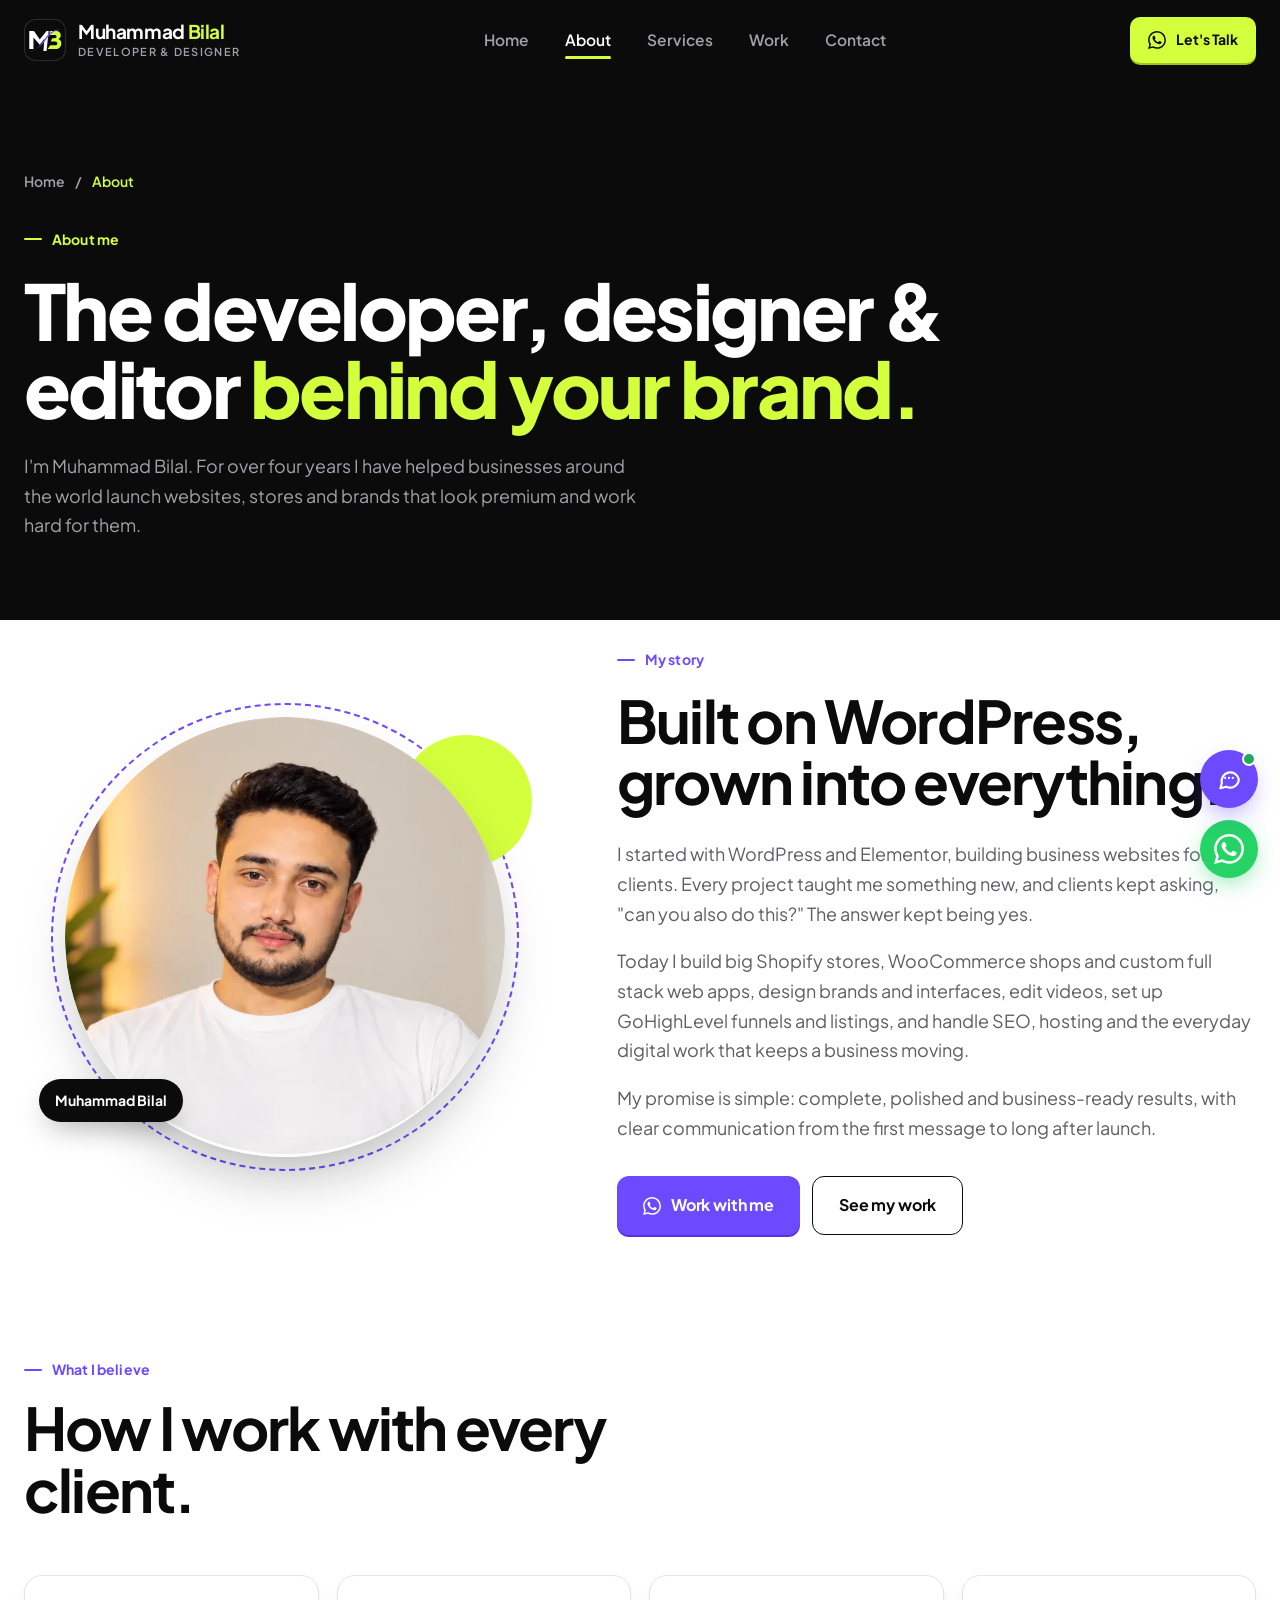
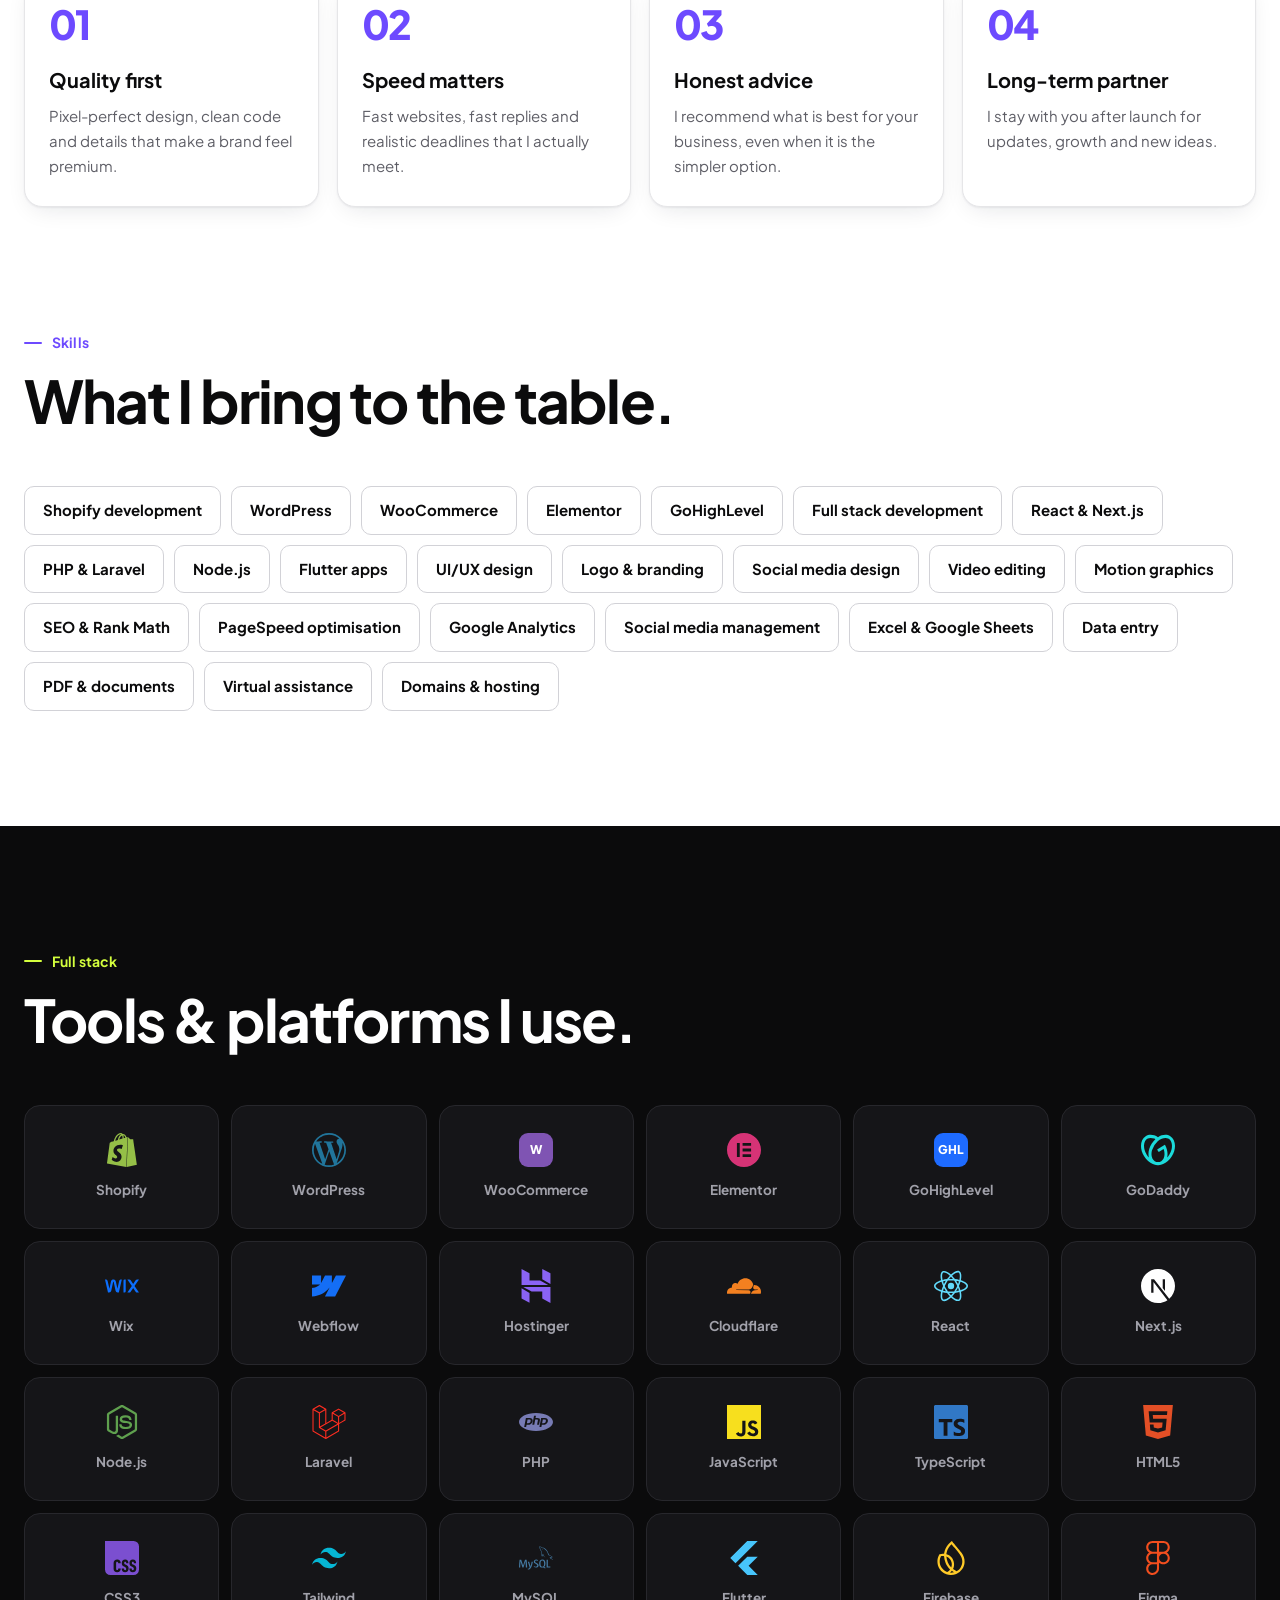
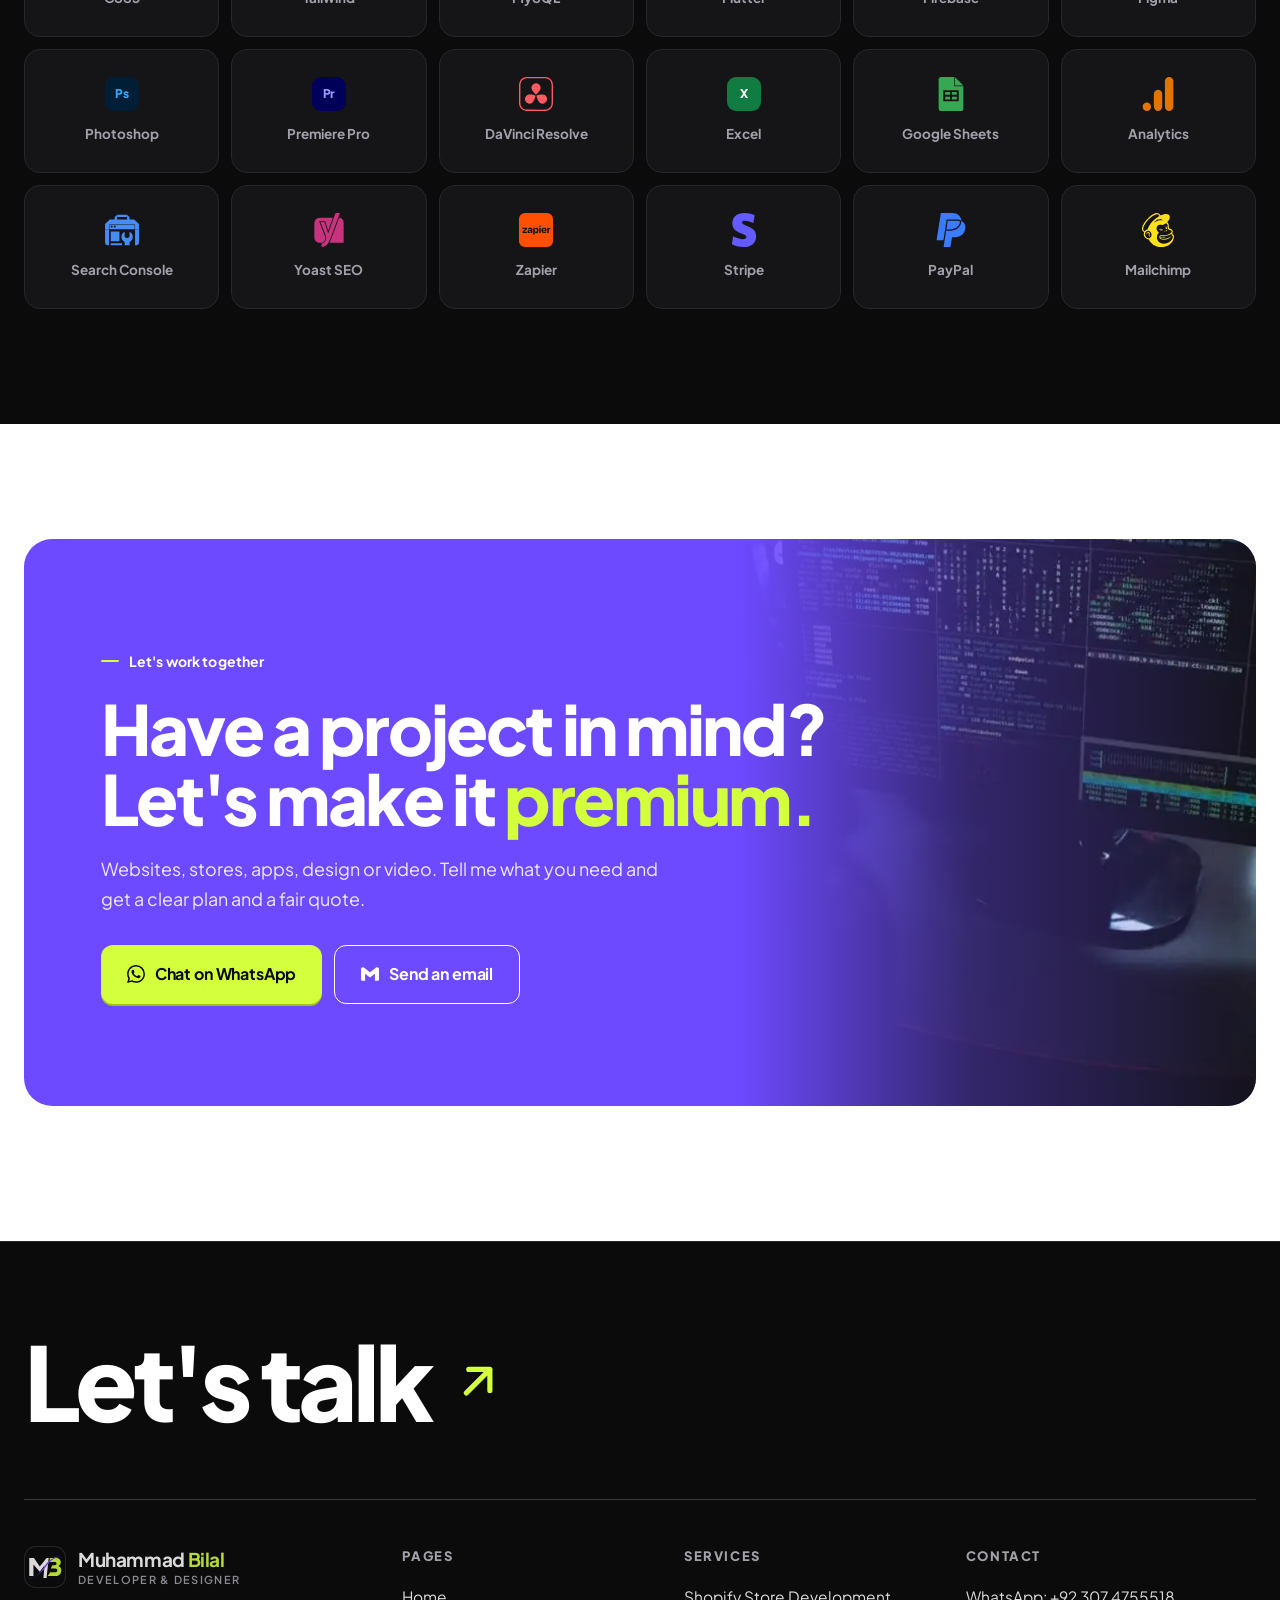
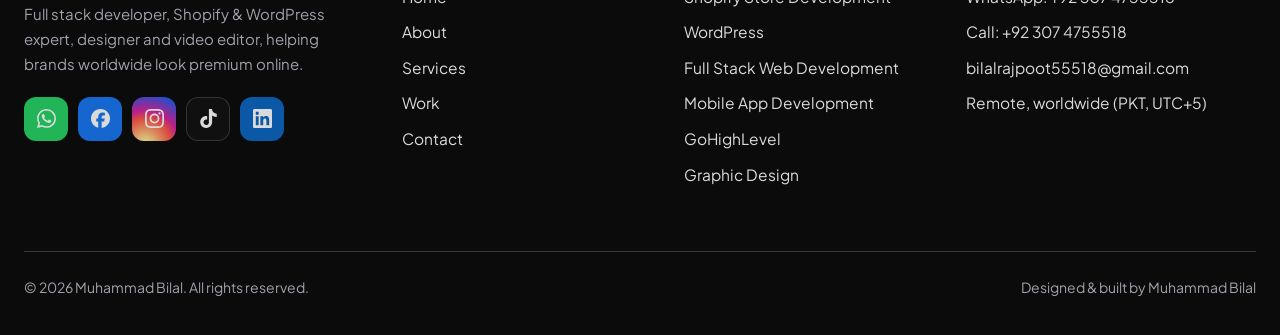
<file: about.html>
<!DOCTYPE html>
<html lang="en">
<head>
<meta charset="UTF-8">
<meta name="viewport" content="width=device-width, initial-scale=1, viewport-fit=cover">
<title>About Muhammad Bilal | Freelance Web Developer &amp; Designer</title>
<meta name="description" content="Meet Muhammad Bilal, a full stack developer, Shopify and WordPress expert, designer and video editor with 4+ years of experience helping businesses worldwide.">
<meta name="robots" content="index,follow,max-image-preview:large">
<meta name="author" content="Muhammad Bilal">
<meta name="theme-color" content="#0B0B0C">
<link rel="canonical" href="https://bilaldev-portfolio.github.io/about.html">
<meta property="og:type" content="website">
<meta property="og:site_name" content="Muhammad Bilal">
<meta property="og:title" content="About Muhammad Bilal | Freelance Web Developer &amp; Designer">
<meta property="og:description" content="Meet Muhammad Bilal, a full stack developer, Shopify and WordPress expert, designer and video editor with 4+ years of experience helping businesses worldwide.">
<meta property="og:url" content="https://bilaldev-portfolio.github.io/about.html">
<meta property="og:image" content="https://bilaldev-portfolio.github.io/assets/img/og.jpg">
<meta property="og:image:width" content="1200">
<meta property="og:image:height" content="630">
<meta name="twitter:card" content="summary_large_image">
<meta name="twitter:title" content="About Muhammad Bilal | Freelance Web Developer &amp; Designer">
<meta name="twitter:description" content="Meet Muhammad Bilal, a full stack developer, Shopify and WordPress expert, designer and video editor with 4+ years of experience helping businesses worldwide.">
<meta name="twitter:image" content="https://bilaldev-portfolio.github.io/assets/img/og.jpg">
<link rel="icon" href="/favicon.svg" type="image/svg+xml">
<link rel="apple-touch-icon" href="/assets/img/apple-touch-icon.png">
<link rel="manifest" href="/site.webmanifest">
<link rel="preload" href="/assets/fonts/jakarta.woff2" as="font" type="font/woff2" crossorigin>
<link rel="stylesheet" href="/assets/css/style.css?v=20261124a">
<script type="application/ld+json">{"@context": "https://schema.org", "@type": "BreadcrumbList", "itemListElement": [{"@type": "ListItem", "position": 1, "name": "Home", "item": "https://bilaldev-portfolio.github.io/"}, {"@type": "ListItem", "position": 2, "name": "About Muhammad Bilal", "item": "https://bilaldev-portfolio.github.io/about.html"}]}</script>
</head>
<body>
<a class="sr-only" href="#main">Skip to content</a>
<header class="header dark">
  <div class="wrap header-in">
    <a class="brand" href="/" aria-label="Muhammad Bilal home"><svg viewBox="0 0 40 40" aria-hidden="true"><rect width="40" height="40" rx="11" fill="#0B0B0C"/><rect x=".5" y=".5" width="39" height="39" rx="10.5" fill="none" stroke="#2A2A30"/><g transform="translate(4,8.5) scale(.5)"><path fill="#fff" d="M2 6h9l11 16 13-16h4l-4 38h-6l2-24-9 12-12-14v22H2z"/><path fill="#D4FF3D" d="M41 6h12c6 0 9 3.5 9 8 0 3.5-1.5 5.8-4.5 7 3.5 1.2 5.5 4 5.5 8.5 0 6.5-4.5 10.5-11 10.5H37l5-7h9.5c2.5 0 4-1.5 4-3.5s-1.5-3.5-4-3.5H43l3-6.5h4.5c2.3 0 3.5-1.2 3.5-3s-1.2-3-3.5-3H41z"/><path fill="#7B4DFF" d="M0 45c16-1 24-13 32-25C40 9 49 3 62 3 50 5 42 11 34 22 26 33 16 43 0 45z"/></g></svg><span class="brand-name">Muhammad <span class="bl">Bilal</span><small>Developer &amp; Designer</small></span></a>
    <nav class="nav" aria-label="Main"><a href="/">Home</a><a href="/about.html" aria-current="page">About</a><a href="/services.html">Services</a><a href="/portfolio.html">Work</a><a href="/contact.html">Contact</a></nav>
    <div class="header-cta">
      <a class="btn btn-primary btn-sm" href="https://wa.me/923074755518" target="_blank" rel="noopener"><svg class="ico" aria-hidden="true"><use href="/assets/img/icons.svg#whatsapp"/></svg>Let's Talk</a>
      <button class="menu-btn" aria-label="Open menu" aria-expanded="false"><span></span></button>
    </div>
  </div>
</header>
<div class="mobile-menu dark" aria-label="Mobile menu">
  <nav><a href="/">Home</a><a href="/about.html" aria-current="page">About</a><a href="/services.html">Services</a><a href="/portfolio.html">Work</a><a href="/contact.html">Contact</a></nav>
  <div class="socials">
      <a class="s-wa" href="https://wa.me/923074755518" target="_blank" rel="noopener" aria-label="WhatsApp"><svg class="ico" aria-hidden="true"><use href="/assets/img/icons.svg#whatsapp"/></svg></a>
      <a class="s-fb" href="https://www.facebook.com/share/1GoYHQJWPL/" target="_blank" rel="noopener" aria-label="Facebook"><svg class="ico" aria-hidden="true"><use href="/assets/img/icons.svg#facebook"/></svg></a>
      <a class="s-ig" href="https://www.instagram.com/bilalrajpoot9858" target="_blank" rel="noopener" aria-label="Instagram"><svg class="ico" aria-hidden="true"><use href="/assets/img/icons.svg#instagram"/></svg></a>
      <a class="s-tt" href="https://www.tiktok.com/@shahzada_506" target="_blank" rel="noopener" aria-label="TikTok"><svg class="ico" aria-hidden="true"><use href="/assets/img/icons.svg#tiktok"/></svg></a>
      <a class="s-in" href="https://www.linkedin.com/in/muhammad-bilal-a57043340" target="_blank" rel="noopener" aria-label="LinkedIn"><svg class="ico" aria-hidden="true"><use href="/assets/img/icons.svg#linkedin"/></svg></a>
    </div>
</div>
<main id="main">
<section class="page-hero dark">
  <div class="aurora"><i></i><i></i><i></i></div><div class="grid-bg"></div>
  <div class="wrap">
    <div class="crumbs fade-up"><a href="/">Home</a> / <span>About</span></div>
    <span class="eyebrow fade-up d1">About me</span>
    <h1 class="h-xl fade-up d2">The developer, designer &amp; editor <span class="hl">behind your brand.</span></h1>
    <p class="lead fade-up d3">I'm Muhammad Bilal. For over four years I have helped businesses around the world launch websites, stores and brands that look premium and work hard for them.</p>
  </div>
</section>
<section class="sec" style="padding-top:20px">
  <div class="wrap about-grid">
    <div class="about-visual reveal">
      <div class="me me-lg"><img src="/assets/img/bilal.webp" alt="Portrait of Muhammad Bilal" width="640" height="640" loading="lazy"><span class="me-tag">Muhammad Bilal</span></div>
      <div class="float" style="left:-14px;bottom:30px;top:auto"><b>50+</b><small>Projects delivered</small></div>
    </div>
    <div class="prose reveal r2">
      <span class="eyebrow">My story</span>
      <h2 class="h-lg" style="margin:18px 0 26px">Built on WordPress, grown into <span class="hl">everything.</span></h2>
      <p>I started with WordPress and Elementor, building business websites for local clients. Every project taught me something new, and clients kept asking, "can you also do this?" The answer kept being yes.</p>
      <p>Today I build big Shopify stores, WooCommerce shops and custom full stack web apps, design brands and interfaces, edit videos, set up GoHighLevel funnels and listings, and handle SEO, hosting and the everyday digital work that keeps a business moving.</p>
      <p>My promise is simple: complete, polished and business-ready results, with clear communication from the first message to long after launch.</p>
      <div class="hero-actions"><a class="btn btn-primary" href="https://wa.me/923074755518" target="_blank" rel="noopener"><svg class="ico" aria-hidden="true"><use href="/assets/img/icons.svg#whatsapp"/></svg>Work with me</a><a class="btn btn-ghost" href="/portfolio.html">See my work</a></div>
    </div>
  </div>
</section>

<section class="sec" style="padding-top:0">
  <div class="wrap">
    <div class="sec-head"><div><span class="eyebrow reveal">What I believe</span><h2 class="h-lg reveal">How I work with every client.</h2></div></div>
    <div class="values">
      <div class="value reveal"><b>01</b><h3>Quality first</h3><p>Pixel-perfect design, clean code and details that make a brand feel premium.</p></div>
      <div class="value reveal r2"><b>02</b><h3>Speed matters</h3><p>Fast websites, fast replies and realistic deadlines that I actually meet.</p></div>
      <div class="value reveal r3"><b>03</b><h3>Honest advice</h3><p>I recommend what is best for your business, even when it is the simpler option.</p></div>
      <div class="value reveal r4"><b>04</b><h3>Long-term partner</h3><p>I stay with you after launch for updates, growth and new ideas.</p></div>
    </div>
  </div>
</section>

<section class="sec" style="padding-top:0">
  <div class="wrap">
    <div class="sec-head"><div><span class="eyebrow reveal">Skills</span><h2 class="h-lg reveal">What I bring <span class="hl">to the table.</span></h2></div></div>
    <div class="skill-cloud reveal"><span>Shopify development</span><span>WordPress</span><span>WooCommerce</span><span>Elementor</span><span>GoHighLevel</span><span>Full stack development</span><span>React & Next.js</span><span>PHP & Laravel</span><span>Node.js</span><span>Flutter apps</span><span>UI/UX design</span><span>Logo & branding</span><span>Social media design</span><span>Video editing</span><span>Motion graphics</span><span>SEO & Rank Math</span><span>PageSpeed optimisation</span><span>Google Analytics</span><span>Social media management</span><span>Excel & Google Sheets</span><span>Data entry</span><span>PDF & documents</span><span>Virtual assistance</span><span>Domains & hosting</span></div>
  </div>
</section>

<section class="sec dark" id="tools">
  <div class="wrap">
    <div class="sec-head"><div><span class="eyebrow reveal">Full stack</span><h2 class="h-lg reveal">Tools &amp; platforms I use.</h2></div><p class="muted reveal">More than thirty platforms, from eCommerce and CMS to code, design, video and marketing.</p></div>
    <div class="tools reveal"><div class="tool" style="--c:#95BF47"><svg class="ico" aria-hidden="true"><use href="/assets/img/icons.svg#shopify"/></svg>Shopify</div><div class="tool" style="--c:#21759B"><svg class="ico" aria-hidden="true"><use href="/assets/img/icons.svg#wordpress"/></svg>WordPress</div><div class="tool"><span class="bdg" style="background:#7F54B3;color:#fff">W</span>WooCommerce</div><div class="tool" style="--c:#D63376"><svg class="ico" aria-hidden="true"><use href="/assets/img/icons.svg#elementor"/></svg>Elementor</div><div class="tool"><span class="bdg" style="background:#1E6BFF;color:#fff">GHL</span>GoHighLevel</div><div class="tool" style="--c:#1BDBDB"><svg class="ico" aria-hidden="true"><use href="/assets/img/icons.svg#godaddy"/></svg>GoDaddy</div><div class="tool" style="--c:#0C6EFC"><svg class="ico" aria-hidden="true"><use href="/assets/img/icons.svg#wix"/></svg>Wix</div><div class="tool" style="--c:#146EF5"><svg class="ico" aria-hidden="true"><use href="/assets/img/icons.svg#webflow"/></svg>Webflow</div><div class="tool" style="--c:#8A63F4"><svg class="ico" aria-hidden="true"><use href="/assets/img/icons.svg#hostinger"/></svg>Hostinger</div><div class="tool" style="--c:#F38020"><svg class="ico" aria-hidden="true"><use href="/assets/img/icons.svg#cloudflare"/></svg>Cloudflare</div><div class="tool" style="--c:#61DAFB"><svg class="ico" aria-hidden="true"><use href="/assets/img/icons.svg#react"/></svg>React</div><div class="tool" style="--c:#111111"><svg class="ico" aria-hidden="true"><use href="/assets/img/icons.svg#nextjs"/></svg>Next.js</div><div class="tool" style="--c:#5FA04E"><svg class="ico" aria-hidden="true"><use href="/assets/img/icons.svg#node"/></svg>Node.js</div><div class="tool" style="--c:#FF2D20"><svg class="ico" aria-hidden="true"><use href="/assets/img/icons.svg#laravel"/></svg>Laravel</div><div class="tool" style="--c:#777BB4"><svg class="ico" aria-hidden="true"><use href="/assets/img/icons.svg#php"/></svg>PHP</div><div class="tool" style="--c:#F7DF1E"><svg class="ico" aria-hidden="true"><use href="/assets/img/icons.svg#javascript"/></svg>JavaScript</div><div class="tool" style="--c:#3178C6"><svg class="ico" aria-hidden="true"><use href="/assets/img/icons.svg#typescript"/></svg>TypeScript</div><div class="tool" style="--c:#E34F26"><svg class="ico" aria-hidden="true"><use href="/assets/img/icons.svg#html5"/></svg>HTML5</div><div class="tool" style="--c:#7B4FD0"><svg class="ico" aria-hidden="true"><use href="/assets/img/icons.svg#css"/></svg>CSS3</div><div class="tool" style="--c:#06B6D4"><svg class="ico" aria-hidden="true"><use href="/assets/img/icons.svg#tailwind"/></svg>Tailwind</div><div class="tool" style="--c:#4479A1"><svg class="ico" aria-hidden="true"><use href="/assets/img/icons.svg#mysql"/></svg>MySQL</div><div class="tool" style="--c:#47C5FB"><svg class="ico" aria-hidden="true"><use href="/assets/img/icons.svg#flutter"/></svg>Flutter</div><div class="tool" style="--c:#FFCA28"><svg class="ico" aria-hidden="true"><use href="/assets/img/icons.svg#firebase"/></svg>Firebase</div><div class="tool" style="--c:#F24E1E"><svg class="ico" aria-hidden="true"><use href="/assets/img/icons.svg#figma"/></svg>Figma</div><div class="tool"><span class="bdg" style="background:#001E36;color:#31A8FF">Ps</span>Photoshop</div><div class="tool"><span class="bdg" style="background:#00005B;color:#9999FF">Pr</span>Premiere Pro</div><div class="tool" style="--c:#FF5A5F"><svg class="ico" aria-hidden="true"><use href="/assets/img/icons.svg#davinci"/></svg>DaVinci Resolve</div><div class="tool"><span class="bdg" style="background:#107C41;color:#fff">X</span>Excel</div><div class="tool" style="--c:#34A853"><svg class="ico" aria-hidden="true"><use href="/assets/img/icons.svg#sheets"/></svg>Google Sheets</div><div class="tool" style="--c:#E37400"><svg class="ico" aria-hidden="true"><use href="/assets/img/icons.svg#analytics"/></svg>Analytics</div><div class="tool" style="--c:#458CF5"><svg class="ico" aria-hidden="true"><use href="/assets/img/icons.svg#searchconsole"/></svg>Search Console</div><div class="tool" style="--c:#C8337E"><svg class="ico" aria-hidden="true"><use href="/assets/img/icons.svg#yoast"/></svg>Yoast SEO</div><div class="tool" style="--c:#FF4F00"><svg class="ico" aria-hidden="true"><use href="/assets/img/icons.svg#zapier"/></svg>Zapier</div><div class="tool" style="--c:#635BFF"><svg class="ico" aria-hidden="true"><use href="/assets/img/icons.svg#stripe"/></svg>Stripe</div><div class="tool" style="--c:#3B7BFF"><svg class="ico" aria-hidden="true"><use href="/assets/img/icons.svg#paypal"/></svg>PayPal</div><div class="tool" style="--c:#FFE01B"><svg class="ico" aria-hidden="true"><use href="/assets/img/icons.svg#mailchimp"/></svg>Mailchimp</div></div>
  </div>
</section>
<section class="sec" style="padding-top:0">
  <div class="wrap">
    <div class="cta reveal">
      <div class="bg"><img src="/assets/img/cta.webp" alt="" loading="lazy" width="1264" height="559"></div>
      <span class="eyebrow">Let's work together</span>
      <h2 class="h-xl" style="margin-top:20px">Have a project in mind? Let's make it <span class="hl">premium.</span></h2>
      <p class="lead">Websites, stores, apps, design or video. Tell me what you need and get a clear plan and a fair quote.</p>
      <div class="hero-actions">
        <a class="btn btn-primary" href="https://wa.me/923074755518" target="_blank" rel="noopener"><svg class="ico" aria-hidden="true"><use href="/assets/img/icons.svg#whatsapp"/></svg>Chat on WhatsApp</a>
        <a class="btn btn-ghost" href="mailto:bilalrajpoot55518@gmail.com"><svg class="ico" aria-hidden="true"><use href="/assets/img/icons.svg#gmail"/></svg>Send an email</a>
      </div>
    </div>
  </div>
</section></main>
<footer class="footer dark">
  <div class="wrap">
    <div class="footer-big"><a href="https://wa.me/923074755518" target="_blank" rel="noopener">Let's talk<svg viewBox="0 0 24 24" fill="none" stroke="currentColor" stroke-width="2.2" stroke-linecap="round" stroke-linejoin="round" aria-hidden="true"><path d="M7 17L17 7M8 7h9v9"/></svg></a></div>
    <div class="footer-cols">
      <div>
        <a class="brand" href="/" aria-label="Muhammad Bilal home"><svg viewBox="0 0 40 40" aria-hidden="true"><rect width="40" height="40" rx="11" fill="#0B0B0C"/><rect x=".5" y=".5" width="39" height="39" rx="10.5" fill="none" stroke="#2A2A30"/><g transform="translate(4,8.5) scale(.5)"><path fill="#fff" d="M2 6h9l11 16 13-16h4l-4 38h-6l2-24-9 12-12-14v22H2z"/><path fill="#D4FF3D" d="M41 6h12c6 0 9 3.5 9 8 0 3.5-1.5 5.8-4.5 7 3.5 1.2 5.5 4 5.5 8.5 0 6.5-4.5 10.5-11 10.5H37l5-7h9.5c2.5 0 4-1.5 4-3.5s-1.5-3.5-4-3.5H43l3-6.5h4.5c2.3 0 3.5-1.2 3.5-3s-1.2-3-3.5-3H41z"/><path fill="#7B4DFF" d="M0 45c16-1 24-13 32-25C40 9 49 3 62 3 50 5 42 11 34 22 26 33 16 43 0 45z"/></g></svg><span class="brand-name">Muhammad <span class="bl">Bilal</span><small>Developer &amp; Designer</small></span></a>
        <p>Full stack developer, Shopify &amp; WordPress expert, designer and video editor, helping brands worldwide look premium online.</p>
        <div class="socials">
      <a class="s-wa" href="https://wa.me/923074755518" target="_blank" rel="noopener" aria-label="WhatsApp"><svg class="ico" aria-hidden="true"><use href="/assets/img/icons.svg#whatsapp"/></svg></a>
      <a class="s-fb" href="https://www.facebook.com/share/1GoYHQJWPL/" target="_blank" rel="noopener" aria-label="Facebook"><svg class="ico" aria-hidden="true"><use href="/assets/img/icons.svg#facebook"/></svg></a>
      <a class="s-ig" href="https://www.instagram.com/bilalrajpoot9858" target="_blank" rel="noopener" aria-label="Instagram"><svg class="ico" aria-hidden="true"><use href="/assets/img/icons.svg#instagram"/></svg></a>
      <a class="s-tt" href="https://www.tiktok.com/@shahzada_506" target="_blank" rel="noopener" aria-label="TikTok"><svg class="ico" aria-hidden="true"><use href="/assets/img/icons.svg#tiktok"/></svg></a>
      <a class="s-in" href="https://www.linkedin.com/in/muhammad-bilal-a57043340" target="_blank" rel="noopener" aria-label="LinkedIn"><svg class="ico" aria-hidden="true"><use href="/assets/img/icons.svg#linkedin"/></svg></a>
    </div>
      </div>
      <div><h3 class="f-h">Pages</h3><a href="/">Home</a><a href="/about.html">About</a><a href="/services.html">Services</a><a href="/portfolio.html">Work</a><a href="/contact.html">Contact</a></div>
      <div><h3 class="f-h">Services</h3><a href="/services.html#shopify">Shopify Store Development</a><a href="/services.html#wordpress">WordPress</a><a href="/services.html#fullstack">Full Stack Web Development</a><a href="/services.html#app">Mobile App Development</a><a href="/services.html#funnels">GoHighLevel</a><a href="/services.html#design">Graphic Design</a></div>
      <div><h3 class="f-h">Contact</h3>
        <a href="https://wa.me/923074755518" target="_blank" rel="noopener">WhatsApp: +92 307 4755518</a>
        <a href="tel:+923074755518">Call: +92 307 4755518</a>
        <a href="mailto:bilalrajpoot55518@gmail.com">bilalrajpoot55518@gmail.com</a>
        <span class="f-note">Remote, worldwide (PKT, UTC+5)</span>
      </div>
    </div>
    <div class="footer-bottom"><span>&copy; <span id="year">2026</span> Muhammad Bilal. All rights reserved.</span><span>Designed &amp; built by Muhammad Bilal</span></div>
  </div>
</footer>
<a class="wa-fab" href="https://wa.me/923074755518" target="_blank" rel="noopener" aria-label="Chat on WhatsApp"><svg class="ico" aria-hidden="true"><use href="/assets/img/icons.svg#whatsapp"/></svg></a>
<button class="chat-fab" aria-label="Open chat assistant" aria-expanded="false"><span class="ping"></span><svg class="o" viewBox="0 0 24 24" fill="none" stroke="currentColor" stroke-width="2" stroke-linecap="round" stroke-linejoin="round"><path d="M21 12a8 8 0 0 1-11.6 7.1L4 20.5l1.4-4.6A8 8 0 1 1 21 12z"/><path d="M8.5 11h.01M12 11h.01M15.5 11h.01"/></svg><svg class="x" viewBox="0 0 24 24" fill="none" stroke="currentColor" stroke-width="2.4" stroke-linecap="round"><path d="M6 6l12 12M18 6L6 18"/></svg></button>
<div class="chat-panel" role="dialog" aria-label="Chat assistant">
  <div class="chat-head"><span class="av"><svg viewBox="0 0 40 40" aria-hidden="true"><rect width="40" height="40" rx="11" fill="#0B0B0C"/><rect x=".5" y=".5" width="39" height="39" rx="10.5" fill="none" stroke="#2A2A30"/><g transform="translate(4,8.5) scale(.5)"><path fill="#fff" d="M2 6h9l11 16 13-16h4l-4 38h-6l2-24-9 12-12-14v22H2z"/><path fill="#D4FF3D" d="M41 6h12c6 0 9 3.5 9 8 0 3.5-1.5 5.8-4.5 7 3.5 1.2 5.5 4 5.5 8.5 0 6.5-4.5 10.5-11 10.5H37l5-7h9.5c2.5 0 4-1.5 4-3.5s-1.5-3.5-4-3.5H43l3-6.5h4.5c2.3 0 3.5-1.2 3.5-3s-1.2-3-3.5-3H41z"/><path fill="#7B4DFF" d="M0 45c16-1 24-13 32-25C40 9 49 3 62 3 50 5 42 11 34 22 26 33 16 43 0 45z"/></g></svg></span><div style="flex:1"><b>Ask Bilal's assistant</b><small>Instant answers, real replies on WhatsApp</small></div><button class="chat-close" aria-label="Close chat" style="color:#fff;font-size:22px;line-height:1">&times;</button></div>
  <div class="chat-body" aria-live="polite"></div>
  <form class="chat-form"><input type="text" placeholder="Type your question..." aria-label="Type your question" autocomplete="off"><button type="submit" aria-label="Send"><svg viewBox="0 0 24 24" fill="none" stroke="currentColor" stroke-width="2.2" stroke-linecap="round" stroke-linejoin="round"><path d="M22 2L11 13M22 2l-7 20-4-9-9-4z"/></svg></button></form>
</div>
<script src="/assets/js/main.js?v=20261124a" defer></script>
</body>
</html>
</file>
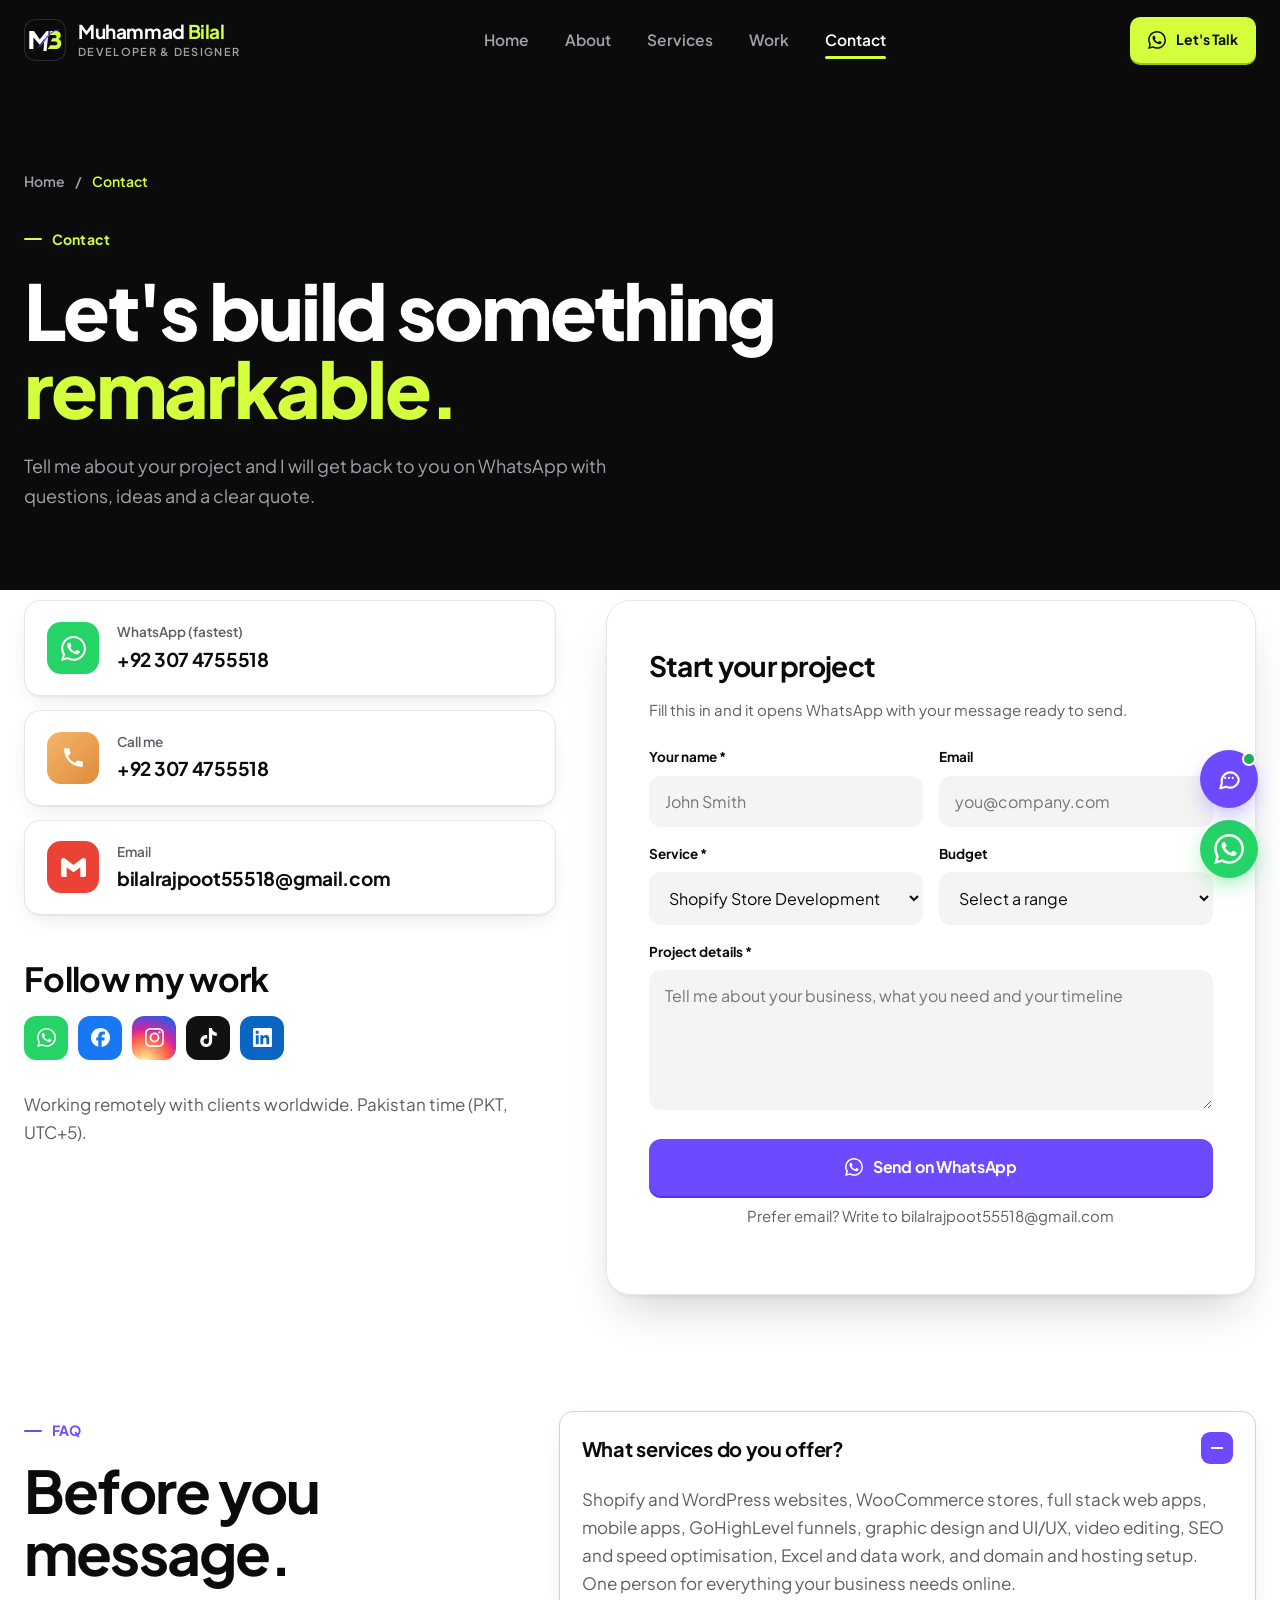
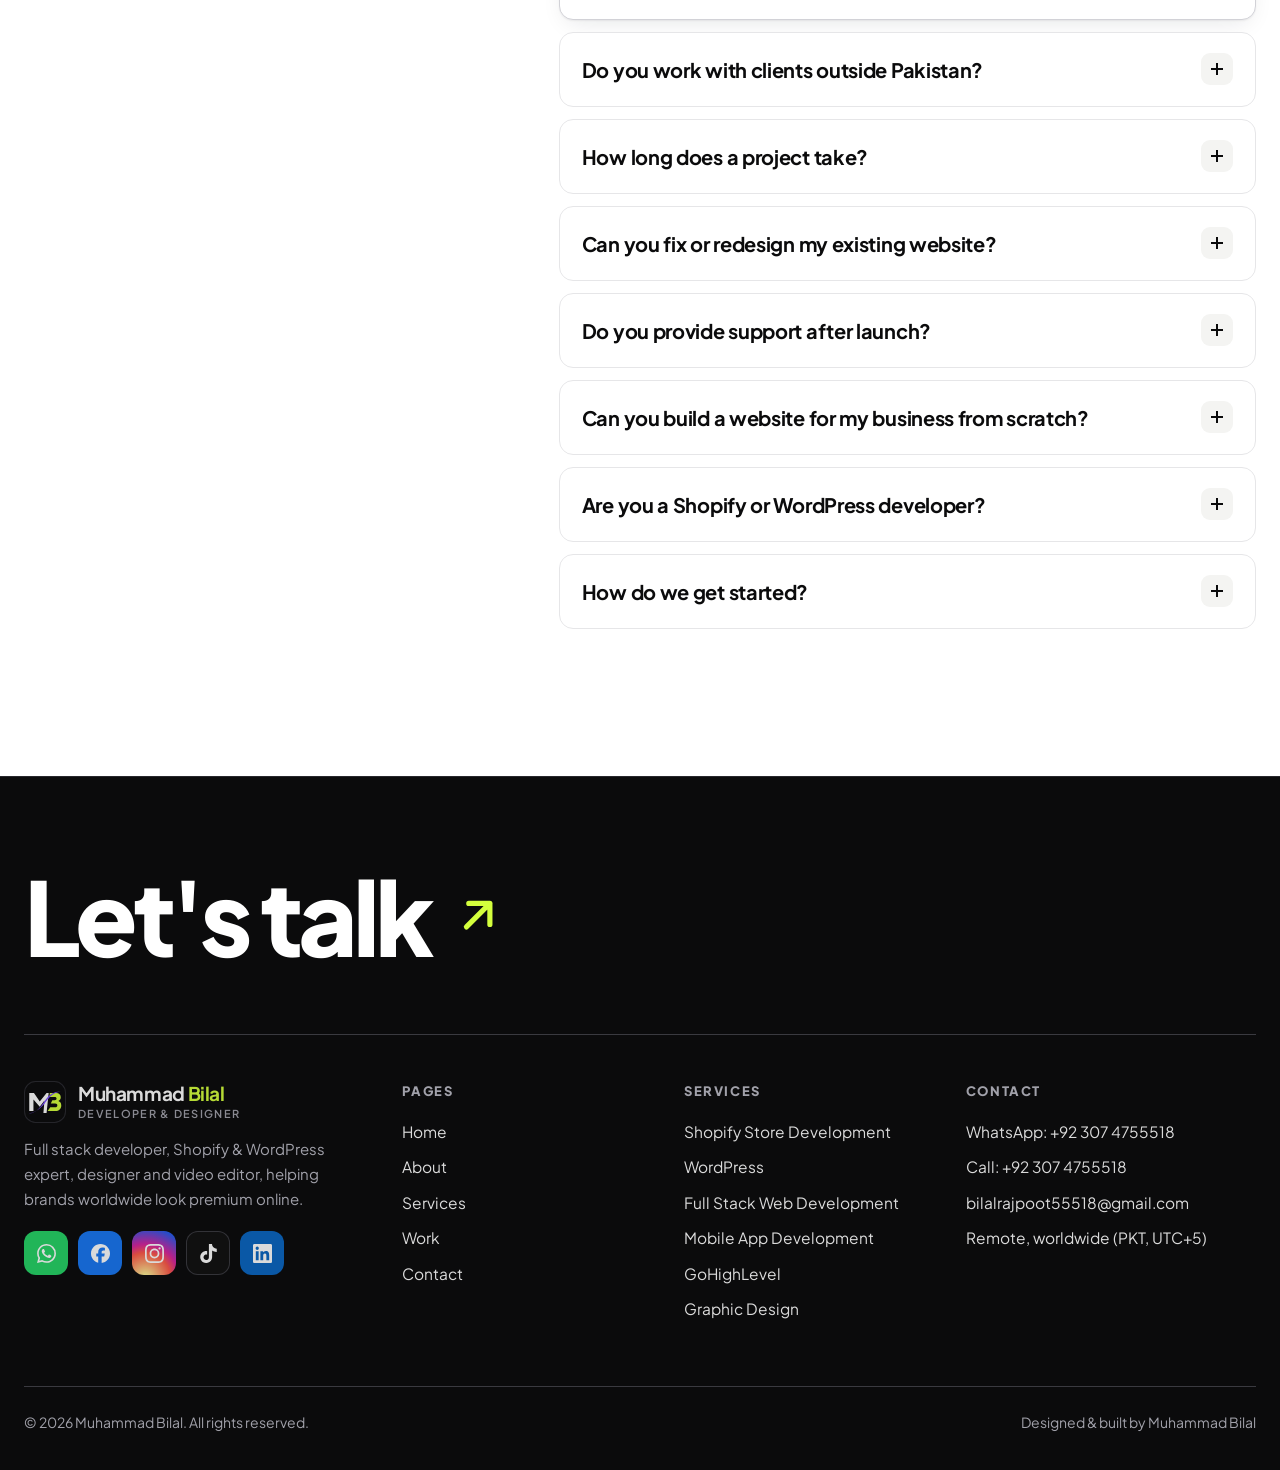
<file: contact.html>
<!DOCTYPE html>
<html lang="en">
<head>
<meta charset="UTF-8">
<meta name="viewport" content="width=device-width, initial-scale=1, viewport-fit=cover">
<title>Hire a Website Developer | Contact Muhammad Bilal</title>
<meta name="description" content="Contact Muhammad Bilal on WhatsApp, phone or email to start your Shopify store, WordPress website, app, design, video or SEO project.">
<meta name="robots" content="index,follow,max-image-preview:large">
<meta name="author" content="Muhammad Bilal">
<meta name="theme-color" content="#0B0B0C">
<link rel="canonical" href="https://bilaldev-portfolio.github.io/contact.html">
<meta property="og:type" content="website">
<meta property="og:site_name" content="Muhammad Bilal">
<meta property="og:title" content="Hire a Website Developer | Contact Muhammad Bilal">
<meta property="og:description" content="Contact Muhammad Bilal on WhatsApp, phone or email to start your Shopify store, WordPress website, app, design, video or SEO project.">
<meta property="og:url" content="https://bilaldev-portfolio.github.io/contact.html">
<meta property="og:image" content="https://bilaldev-portfolio.github.io/assets/img/og.jpg">
<meta property="og:image:width" content="1200">
<meta property="og:image:height" content="630">
<meta name="twitter:card" content="summary_large_image">
<meta name="twitter:title" content="Hire a Website Developer | Contact Muhammad Bilal">
<meta name="twitter:description" content="Contact Muhammad Bilal on WhatsApp, phone or email to start your Shopify store, WordPress website, app, design, video or SEO project.">
<meta name="twitter:image" content="https://bilaldev-portfolio.github.io/assets/img/og.jpg">
<link rel="icon" href="/favicon.svg" type="image/svg+xml">
<link rel="apple-touch-icon" href="/assets/img/apple-touch-icon.png">
<link rel="manifest" href="/site.webmanifest">
<link rel="preload" href="/assets/fonts/jakarta.woff2" as="font" type="font/woff2" crossorigin>
<link rel="stylesheet" href="/assets/css/style.css?v=20261124a">
<script type="application/ld+json">{"@context": "https://schema.org", "@type": "BreadcrumbList", "itemListElement": [{"@type": "ListItem", "position": 1, "name": "Home", "item": "https://bilaldev-portfolio.github.io/"}, {"@type": "ListItem", "position": 2, "name": "Hire a Website Developer", "item": "https://bilaldev-portfolio.github.io/contact.html"}]}</script>
<script type="application/ld+json">{"@context": "https://schema.org", "@type": "FAQPage", "mainEntity": [{"@type": "Question", "name": "What services do you offer?", "acceptedAnswer": {"@type": "Answer", "text": "Shopify and WordPress websites, WooCommerce stores, full stack web apps, mobile apps, GoHighLevel funnels, graphic design and UI/UX, video editing, SEO and speed optimisation, Excel and data work, and domain and hosting setup. One person for everything your business needs online."}}, {"@type": "Question", "name": "Do you work with clients outside Pakistan?", "acceptedAnswer": {"@type": "Answer", "text": "Yes. I work fully remotely, and my clients include businesses in the USA, Canada, Australia, Sweden, Hungary and Saudi Arabia."}}, {"@type": "Question", "name": "How long does a project take?", "acceptedAnswer": {"@type": "Answer", "text": "It depends on the scope. A landing page is quick, a full store or web app takes longer. You get a clear timeline and quote before any work starts, and regular progress updates on WhatsApp."}}, {"@type": "Question", "name": "Can you fix or redesign my existing website?", "acceptedAnswer": {"@type": "Answer", "text": "Yes. I fix bugs, speed up slow sites, improve mobile layouts, clean up plugins and redesign outdated websites without losing your content or SEO."}}, {"@type": "Question", "name": "Do you provide support after launch?", "acceptedAnswer": {"@type": "Answer", "text": "Yes. I offer updates, content changes, troubleshooting, backups and ongoing maintenance, so your website keeps working long after launch."}}, {"@type": "Question", "name": "Can you build a website for my business from scratch?", "acceptedAnswer": {"@type": "Answer", "text": "Yes. I design and develop complete business websites, online stores and landing pages from scratch, including domain, hosting, content setup, mobile design and basic SEO, so you get a website that is ready to bring in customers."}}, {"@type": "Question", "name": "Are you a Shopify or WordPress developer?", "acceptedAnswer": {"@type": "Answer", "text": "Both. I build and customise Shopify stores and WordPress or WooCommerce websites every week, and I also work with Wix, GoHighLevel and custom code when a project needs it."}}, {"@type": "Question", "name": "How do we get started?", "acceptedAnswer": {"@type": "Answer", "text": "Message me on WhatsApp or email with a few lines about your business and what you need. I will reply with questions, a plan and a quote."}}]}</script>
</head>
<body>
<a class="sr-only" href="#main">Skip to content</a>
<header class="header dark">
  <div class="wrap header-in">
    <a class="brand" href="/" aria-label="Muhammad Bilal home"><svg viewBox="0 0 40 40" aria-hidden="true"><rect width="40" height="40" rx="11" fill="#0B0B0C"/><rect x=".5" y=".5" width="39" height="39" rx="10.5" fill="none" stroke="#2A2A30"/><g transform="translate(4,8.5) scale(.5)"><path fill="#fff" d="M2 6h9l11 16 13-16h4l-4 38h-6l2-24-9 12-12-14v22H2z"/><path fill="#D4FF3D" d="M41 6h12c6 0 9 3.5 9 8 0 3.5-1.5 5.8-4.5 7 3.5 1.2 5.5 4 5.5 8.5 0 6.5-4.5 10.5-11 10.5H37l5-7h9.5c2.5 0 4-1.5 4-3.5s-1.5-3.5-4-3.5H43l3-6.5h4.5c2.3 0 3.5-1.2 3.5-3s-1.2-3-3.5-3H41z"/><path fill="#7B4DFF" d="M0 45c16-1 24-13 32-25C40 9 49 3 62 3 50 5 42 11 34 22 26 33 16 43 0 45z"/></g></svg><span class="brand-name">Muhammad <span class="bl">Bilal</span><small>Developer &amp; Designer</small></span></a>
    <nav class="nav" aria-label="Main"><a href="/">Home</a><a href="/about.html">About</a><a href="/services.html">Services</a><a href="/portfolio.html">Work</a><a href="/contact.html" aria-current="page">Contact</a></nav>
    <div class="header-cta">
      <a class="btn btn-primary btn-sm" href="https://wa.me/923074755518" target="_blank" rel="noopener"><svg class="ico" aria-hidden="true"><use href="/assets/img/icons.svg#whatsapp"/></svg>Let's Talk</a>
      <button class="menu-btn" aria-label="Open menu" aria-expanded="false"><span></span></button>
    </div>
  </div>
</header>
<div class="mobile-menu dark" aria-label="Mobile menu">
  <nav><a href="/">Home</a><a href="/about.html">About</a><a href="/services.html">Services</a><a href="/portfolio.html">Work</a><a href="/contact.html" aria-current="page">Contact</a></nav>
  <div class="socials">
      <a class="s-wa" href="https://wa.me/923074755518" target="_blank" rel="noopener" aria-label="WhatsApp"><svg class="ico" aria-hidden="true"><use href="/assets/img/icons.svg#whatsapp"/></svg></a>
      <a class="s-fb" href="https://www.facebook.com/share/1GoYHQJWPL/" target="_blank" rel="noopener" aria-label="Facebook"><svg class="ico" aria-hidden="true"><use href="/assets/img/icons.svg#facebook"/></svg></a>
      <a class="s-ig" href="https://www.instagram.com/bilalrajpoot9858" target="_blank" rel="noopener" aria-label="Instagram"><svg class="ico" aria-hidden="true"><use href="/assets/img/icons.svg#instagram"/></svg></a>
      <a class="s-tt" href="https://www.tiktok.com/@shahzada_506" target="_blank" rel="noopener" aria-label="TikTok"><svg class="ico" aria-hidden="true"><use href="/assets/img/icons.svg#tiktok"/></svg></a>
      <a class="s-in" href="https://www.linkedin.com/in/muhammad-bilal-a57043340" target="_blank" rel="noopener" aria-label="LinkedIn"><svg class="ico" aria-hidden="true"><use href="/assets/img/icons.svg#linkedin"/></svg></a>
    </div>
</div>
<main id="main">
<section class="page-hero dark">
  <div class="aurora"><i></i><i></i><i></i></div><div class="grid-bg"></div>
  <div class="wrap">
    <div class="crumbs fade-up"><a href="/">Home</a> / <span>Contact</span></div>
    <span class="eyebrow fade-up d1">Contact</span>
    <h1 class="h-xl fade-up d2">Let's build something <span class="hl">remarkable.</span></h1>
    <p class="lead fade-up d3">Tell me about your project and I will get back to you on WhatsApp with questions, ideas and a clear quote.</p>
  </div>
</section>
<section class="sec" style="padding-top:10px">
  <div class="wrap contact-grid">
    <div class="reveal">
      <div class="c-cards">
        <a class="c-card" href="https://wa.me/923074755518" target="_blank" rel="noopener"><span class="ci" style="background:#25D366"><svg class="ico" aria-hidden="true"><use href="/assets/img/icons.svg#whatsapp"/></svg></span><span><small>WhatsApp (fastest)</small><b>+92 307 4755518</b></span></a>
        <a class="c-card" href="tel:+923074755518"><span class="ci" style="background:linear-gradient(135deg,#F4B76A,#E08A3C)"><svg class="ico" viewBox="0 0 24 24" aria-hidden="true"><path d="M20 15.5c-1.2 0-2.5-.2-3.6-.6a1 1 0 0 0-1 .2l-2.2 2.2a15 15 0 0 1-6.6-6.6l2.2-2.2a1 1 0 0 0 .3-1A11.4 11.4 0 0 1 8.5 4a1 1 0 0 0-1-1H4a1 1 0 0 0-1 1 17 17 0 0 0 17 17 1 1 0 0 0 1-1v-3.5a1 1 0 0 0-1-1z"/></svg></span><span><small>Call me</small><b>+92 307 4755518</b></span></a>
        <a class="c-card" href="mailto:bilalrajpoot55518@gmail.com"><span class="ci" style="background:#EA4335"><svg class="ico" aria-hidden="true"><use href="/assets/img/icons.svg#gmail"/></svg></span><span><small>Email</small><b>bilalrajpoot55518@gmail.com</b></span></a>
      </div>
      <h3 class="h-md" style="margin:44px 0 18px">Follow my work</h3>
      <div class="socials">
      <a class="s-wa" href="https://wa.me/923074755518" target="_blank" rel="noopener" aria-label="WhatsApp"><svg class="ico" aria-hidden="true"><use href="/assets/img/icons.svg#whatsapp"/></svg></a>
      <a class="s-fb" href="https://www.facebook.com/share/1GoYHQJWPL/" target="_blank" rel="noopener" aria-label="Facebook"><svg class="ico" aria-hidden="true"><use href="/assets/img/icons.svg#facebook"/></svg></a>
      <a class="s-ig" href="https://www.instagram.com/bilalrajpoot9858" target="_blank" rel="noopener" aria-label="Instagram"><svg class="ico" aria-hidden="true"><use href="/assets/img/icons.svg#instagram"/></svg></a>
      <a class="s-tt" href="https://www.tiktok.com/@shahzada_506" target="_blank" rel="noopener" aria-label="TikTok"><svg class="ico" aria-hidden="true"><use href="/assets/img/icons.svg#tiktok"/></svg></a>
      <a class="s-in" href="https://www.linkedin.com/in/muhammad-bilal-a57043340" target="_blank" rel="noopener" aria-label="LinkedIn"><svg class="ico" aria-hidden="true"><use href="/assets/img/icons.svg#linkedin"/></svg></a>
    </div>
      <p class="muted" style="margin-top:30px">Working remotely with clients worldwide. Pakistan time (PKT, UTC+5).</p>
    </div>
    <form class="form reveal r2" id="contactForm">
      <h2>Start your project</h2>
      <p>Fill this in and it opens WhatsApp with your message ready to send.</p>
      <div class="f-row">
        <div class="field"><label for="fName">Your name *</label><input id="fName" type="text" required autocomplete="name" placeholder="John Smith"></div>
        <div class="field"><label for="fEmail">Email</label><input id="fEmail" type="email" autocomplete="email" placeholder="you@company.com"></div>
      </div>
      <div class="f-row">
        <div class="field"><label for="fService">Service *</label><select id="fService"><option>Shopify Store Development</option><option>WordPress & WooCommerce</option><option>Full Stack Web Development</option><option>Mobile App Development</option><option>GoHighLevel, Funnels & Automation</option><option>Graphic Design & UI/UX</option><option>Video Editing</option><option>SEO, Speed & Digital Marketing</option><option>Excel, Data Entry & Virtual Assistance</option><option>Domains, Hosting & Maintenance</option><option>Something else</option></select></div>
        <div class="field"><label for="fBudget">Budget</label><select id="fBudget"><option value="">Select a range</option><option>Under $250</option><option>$250 to $750</option><option>$750 to $2,000</option><option>$2,000+</option></select></div>
      </div>
      <div class="field"><label for="fMsg">Project details *</label><textarea id="fMsg" required placeholder="Tell me about your business, what you need and your timeline"></textarea></div>
      <button class="btn btn-primary" type="submit"><svg class="ico" aria-hidden="true"><use href="/assets/img/icons.svg#whatsapp"/></svg>Send on WhatsApp</button>
      <p class="form-note">Prefer email? Write to bilalrajpoot55518@gmail.com</p>
    </form>
  </div>
</section>
<section class="sec" style="padding-top:0">
  <div class="wrap faq-wrap">
    <div><span class="eyebrow reveal">FAQ</span><h2 class="h-lg reveal" style="margin-top:18px">Before you <span class="hl">message.</span></h2></div>
    <div class="faq reveal"><details open><summary>What services do you offer?<i></i></summary><p>Shopify and WordPress websites, WooCommerce stores, full stack web apps, mobile apps, GoHighLevel funnels, graphic design and UI/UX, video editing, SEO and speed optimisation, Excel and data work, and domain and hosting setup. One person for everything your business needs online.</p></details><details><summary>Do you work with clients outside Pakistan?<i></i></summary><p>Yes. I work fully remotely, and my clients include businesses in the USA, Canada, Australia, Sweden, Hungary and Saudi Arabia.</p></details><details><summary>How long does a project take?<i></i></summary><p>It depends on the scope. A landing page is quick, a full store or web app takes longer. You get a clear timeline and quote before any work starts, and regular progress updates on WhatsApp.</p></details><details><summary>Can you fix or redesign my existing website?<i></i></summary><p>Yes. I fix bugs, speed up slow sites, improve mobile layouts, clean up plugins and redesign outdated websites without losing your content or SEO.</p></details><details><summary>Do you provide support after launch?<i></i></summary><p>Yes. I offer updates, content changes, troubleshooting, backups and ongoing maintenance, so your website keeps working long after launch.</p></details><details><summary>Can you build a website for my business from scratch?<i></i></summary><p>Yes. I design and develop complete business websites, online stores and landing pages from scratch, including domain, hosting, content setup, mobile design and basic SEO, so you get a website that is ready to bring in customers.</p></details><details><summary>Are you a Shopify or WordPress developer?<i></i></summary><p>Both. I build and customise Shopify stores and WordPress or WooCommerce websites every week, and I also work with Wix, GoHighLevel and custom code when a project needs it.</p></details><details><summary>How do we get started?<i></i></summary><p>Message me on WhatsApp or email with a few lines about your business and what you need. I will reply with questions, a plan and a quote.</p></details></div>
  </div>
</section></main>
<footer class="footer dark">
  <div class="wrap">
    <div class="footer-big"><a href="https://wa.me/923074755518" target="_blank" rel="noopener">Let's talk<svg viewBox="0 0 24 24" fill="none" stroke="currentColor" stroke-width="2.2" stroke-linecap="round" stroke-linejoin="round" aria-hidden="true"><path d="M7 17L17 7M8 7h9v9"/></svg></a></div>
    <div class="footer-cols">
      <div>
        <a class="brand" href="/" aria-label="Muhammad Bilal home"><svg viewBox="0 0 40 40" aria-hidden="true"><rect width="40" height="40" rx="11" fill="#0B0B0C"/><rect x=".5" y=".5" width="39" height="39" rx="10.5" fill="none" stroke="#2A2A30"/><g transform="translate(4,8.5) scale(.5)"><path fill="#fff" d="M2 6h9l11 16 13-16h4l-4 38h-6l2-24-9 12-12-14v22H2z"/><path fill="#D4FF3D" d="M41 6h12c6 0 9 3.5 9 8 0 3.5-1.5 5.8-4.5 7 3.5 1.2 5.5 4 5.5 8.5 0 6.5-4.5 10.5-11 10.5H37l5-7h9.5c2.5 0 4-1.5 4-3.5s-1.5-3.5-4-3.5H43l3-6.5h4.5c2.3 0 3.5-1.2 3.5-3s-1.2-3-3.5-3H41z"/><path fill="#7B4DFF" d="M0 45c16-1 24-13 32-25C40 9 49 3 62 3 50 5 42 11 34 22 26 33 16 43 0 45z"/></g></svg><span class="brand-name">Muhammad <span class="bl">Bilal</span><small>Developer &amp; Designer</small></span></a>
        <p>Full stack developer, Shopify &amp; WordPress expert, designer and video editor, helping brands worldwide look premium online.</p>
        <div class="socials">
      <a class="s-wa" href="https://wa.me/923074755518" target="_blank" rel="noopener" aria-label="WhatsApp"><svg class="ico" aria-hidden="true"><use href="/assets/img/icons.svg#whatsapp"/></svg></a>
      <a class="s-fb" href="https://www.facebook.com/share/1GoYHQJWPL/" target="_blank" rel="noopener" aria-label="Facebook"><svg class="ico" aria-hidden="true"><use href="/assets/img/icons.svg#facebook"/></svg></a>
      <a class="s-ig" href="https://www.instagram.com/bilalrajpoot9858" target="_blank" rel="noopener" aria-label="Instagram"><svg class="ico" aria-hidden="true"><use href="/assets/img/icons.svg#instagram"/></svg></a>
      <a class="s-tt" href="https://www.tiktok.com/@shahzada_506" target="_blank" rel="noopener" aria-label="TikTok"><svg class="ico" aria-hidden="true"><use href="/assets/img/icons.svg#tiktok"/></svg></a>
      <a class="s-in" href="https://www.linkedin.com/in/muhammad-bilal-a57043340" target="_blank" rel="noopener" aria-label="LinkedIn"><svg class="ico" aria-hidden="true"><use href="/assets/img/icons.svg#linkedin"/></svg></a>
    </div>
      </div>
      <div><h3 class="f-h">Pages</h3><a href="/">Home</a><a href="/about.html">About</a><a href="/services.html">Services</a><a href="/portfolio.html">Work</a><a href="/contact.html">Contact</a></div>
      <div><h3 class="f-h">Services</h3><a href="/services.html#shopify">Shopify Store Development</a><a href="/services.html#wordpress">WordPress</a><a href="/services.html#fullstack">Full Stack Web Development</a><a href="/services.html#app">Mobile App Development</a><a href="/services.html#funnels">GoHighLevel</a><a href="/services.html#design">Graphic Design</a></div>
      <div><h3 class="f-h">Contact</h3>
        <a href="https://wa.me/923074755518" target="_blank" rel="noopener">WhatsApp: +92 307 4755518</a>
        <a href="tel:+923074755518">Call: +92 307 4755518</a>
        <a href="mailto:bilalrajpoot55518@gmail.com">bilalrajpoot55518@gmail.com</a>
        <span class="f-note">Remote, worldwide (PKT, UTC+5)</span>
      </div>
    </div>
    <div class="footer-bottom"><span>&copy; <span id="year">2026</span> Muhammad Bilal. All rights reserved.</span><span>Designed &amp; built by Muhammad Bilal</span></div>
  </div>
</footer>
<a class="wa-fab" href="https://wa.me/923074755518" target="_blank" rel="noopener" aria-label="Chat on WhatsApp"><svg class="ico" aria-hidden="true"><use href="/assets/img/icons.svg#whatsapp"/></svg></a>
<button class="chat-fab" aria-label="Open chat assistant" aria-expanded="false"><span class="ping"></span><svg class="o" viewBox="0 0 24 24" fill="none" stroke="currentColor" stroke-width="2" stroke-linecap="round" stroke-linejoin="round"><path d="M21 12a8 8 0 0 1-11.6 7.1L4 20.5l1.4-4.6A8 8 0 1 1 21 12z"/><path d="M8.5 11h.01M12 11h.01M15.5 11h.01"/></svg><svg class="x" viewBox="0 0 24 24" fill="none" stroke="currentColor" stroke-width="2.4" stroke-linecap="round"><path d="M6 6l12 12M18 6L6 18"/></svg></button>
<div class="chat-panel" role="dialog" aria-label="Chat assistant">
  <div class="chat-head"><span class="av"><svg viewBox="0 0 40 40" aria-hidden="true"><rect width="40" height="40" rx="11" fill="#0B0B0C"/><rect x=".5" y=".5" width="39" height="39" rx="10.5" fill="none" stroke="#2A2A30"/><g transform="translate(4,8.5) scale(.5)"><path fill="#fff" d="M2 6h9l11 16 13-16h4l-4 38h-6l2-24-9 12-12-14v22H2z"/><path fill="#D4FF3D" d="M41 6h12c6 0 9 3.5 9 8 0 3.5-1.5 5.8-4.5 7 3.5 1.2 5.5 4 5.5 8.5 0 6.5-4.5 10.5-11 10.5H37l5-7h9.5c2.5 0 4-1.5 4-3.5s-1.5-3.5-4-3.5H43l3-6.5h4.5c2.3 0 3.5-1.2 3.5-3s-1.2-3-3.5-3H41z"/><path fill="#7B4DFF" d="M0 45c16-1 24-13 32-25C40 9 49 3 62 3 50 5 42 11 34 22 26 33 16 43 0 45z"/></g></svg></span><div style="flex:1"><b>Ask Bilal's assistant</b><small>Instant answers, real replies on WhatsApp</small></div><button class="chat-close" aria-label="Close chat" style="color:#fff;font-size:22px;line-height:1">&times;</button></div>
  <div class="chat-body" aria-live="polite"></div>
  <form class="chat-form"><input type="text" placeholder="Type your question..." aria-label="Type your question" autocomplete="off"><button type="submit" aria-label="Send"><svg viewBox="0 0 24 24" fill="none" stroke="currentColor" stroke-width="2.2" stroke-linecap="round" stroke-linejoin="round"><path d="M22 2L11 13M22 2l-7 20-4-9-9-4z"/></svg></button></form>
</div>
<script src="/assets/js/main.js?v=20261124a" defer></script>
</body>
</html>
</file>
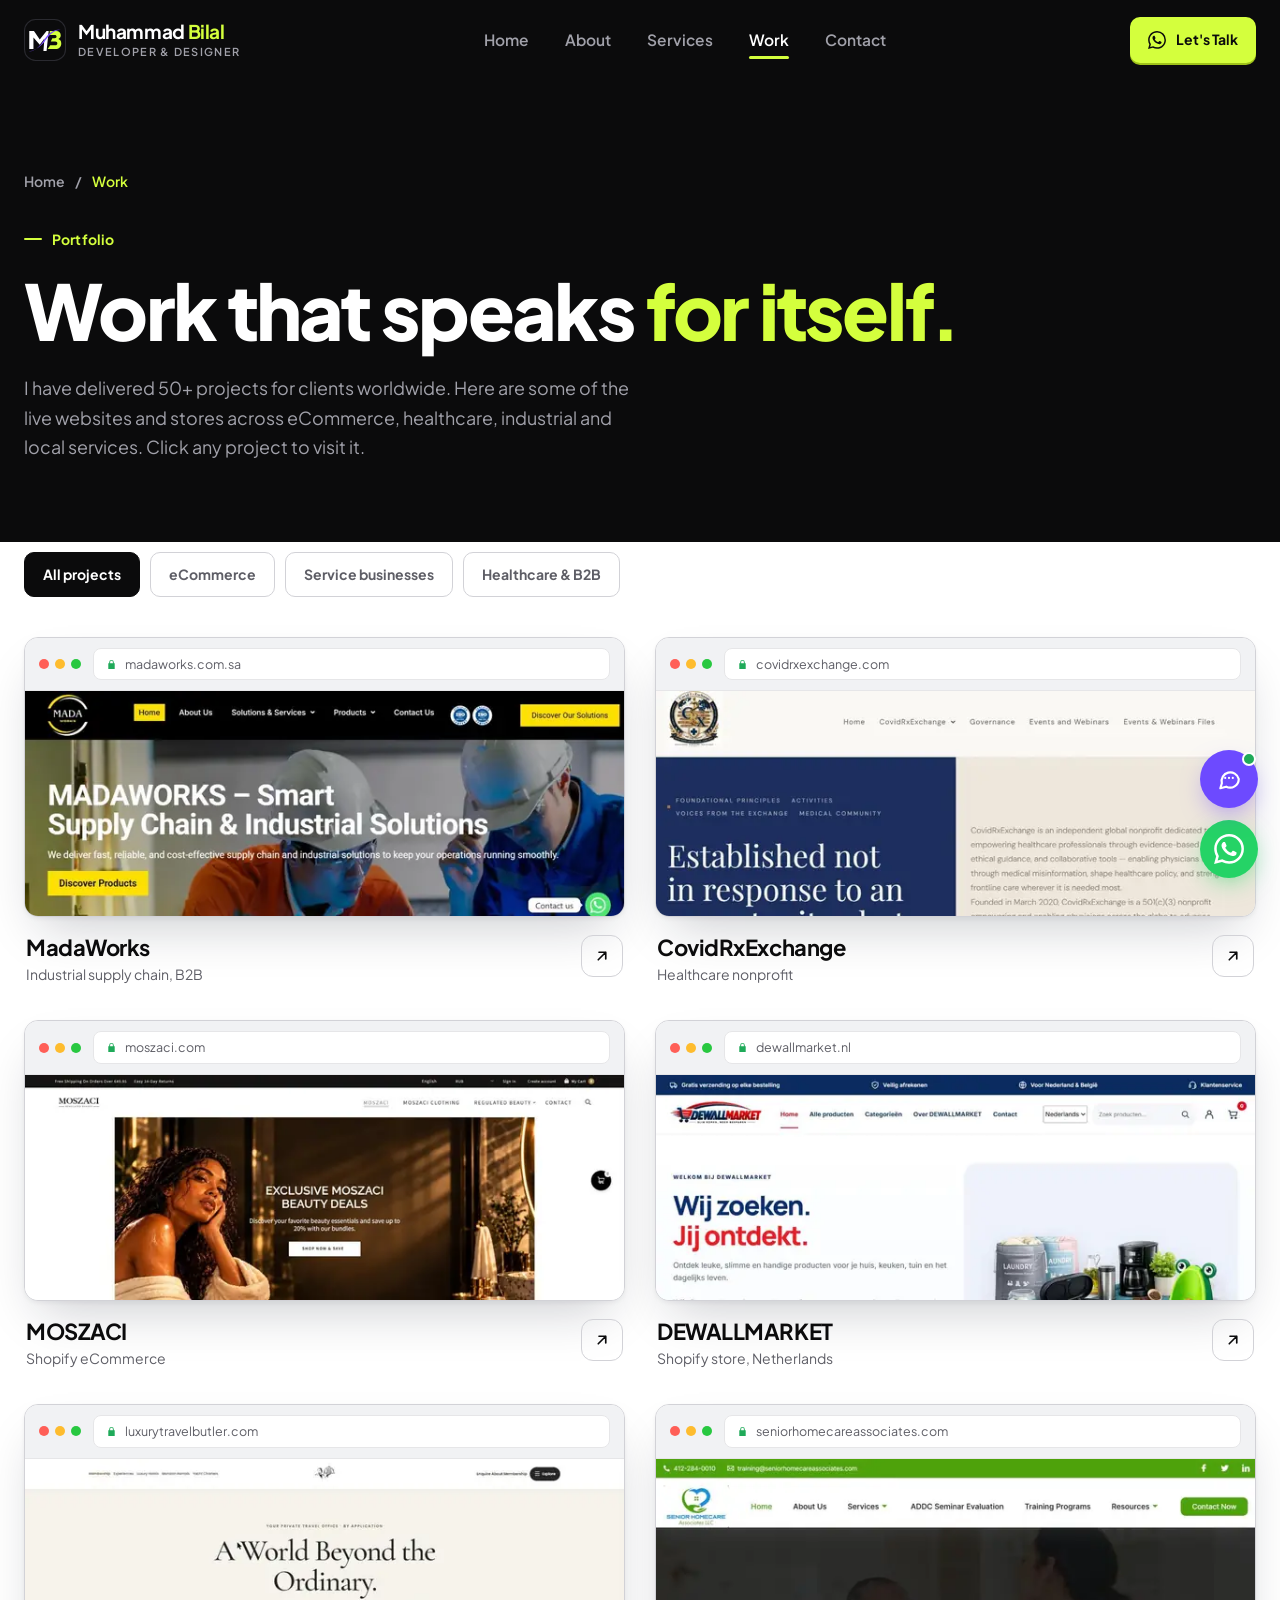
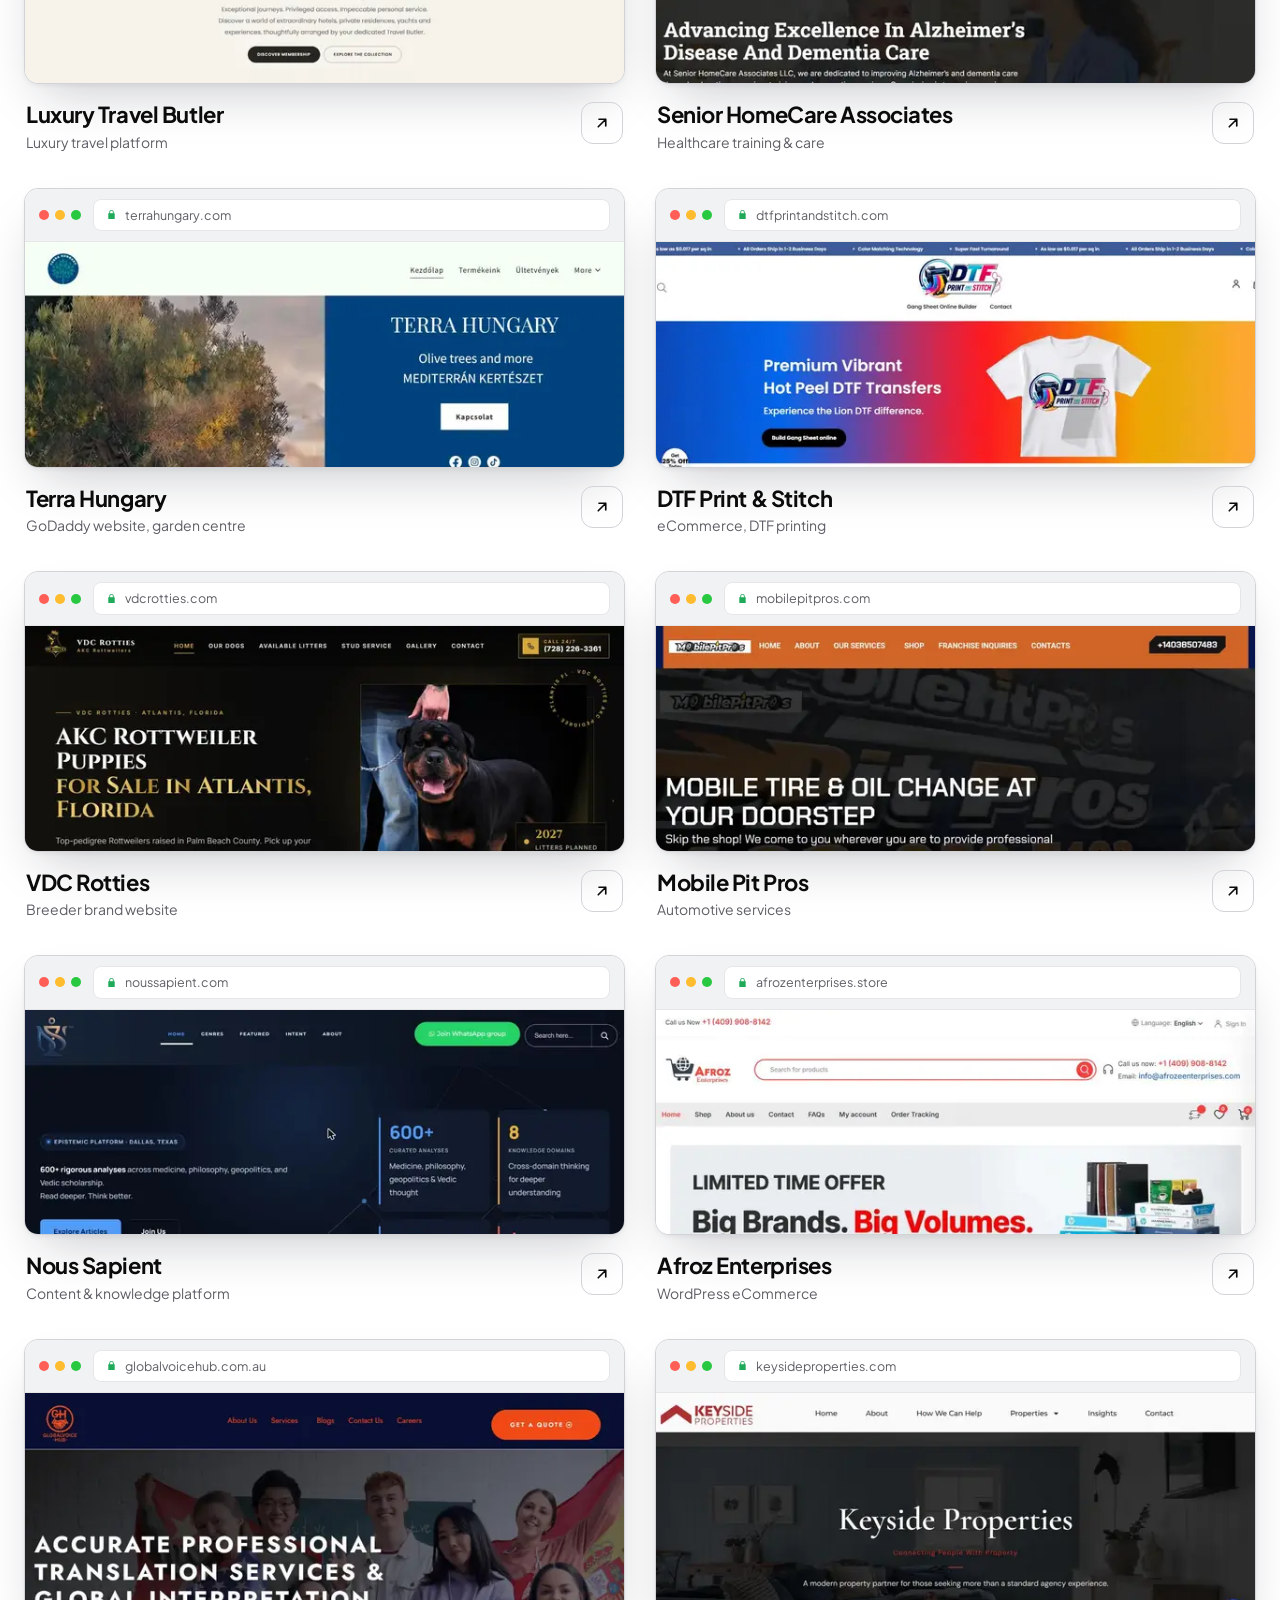
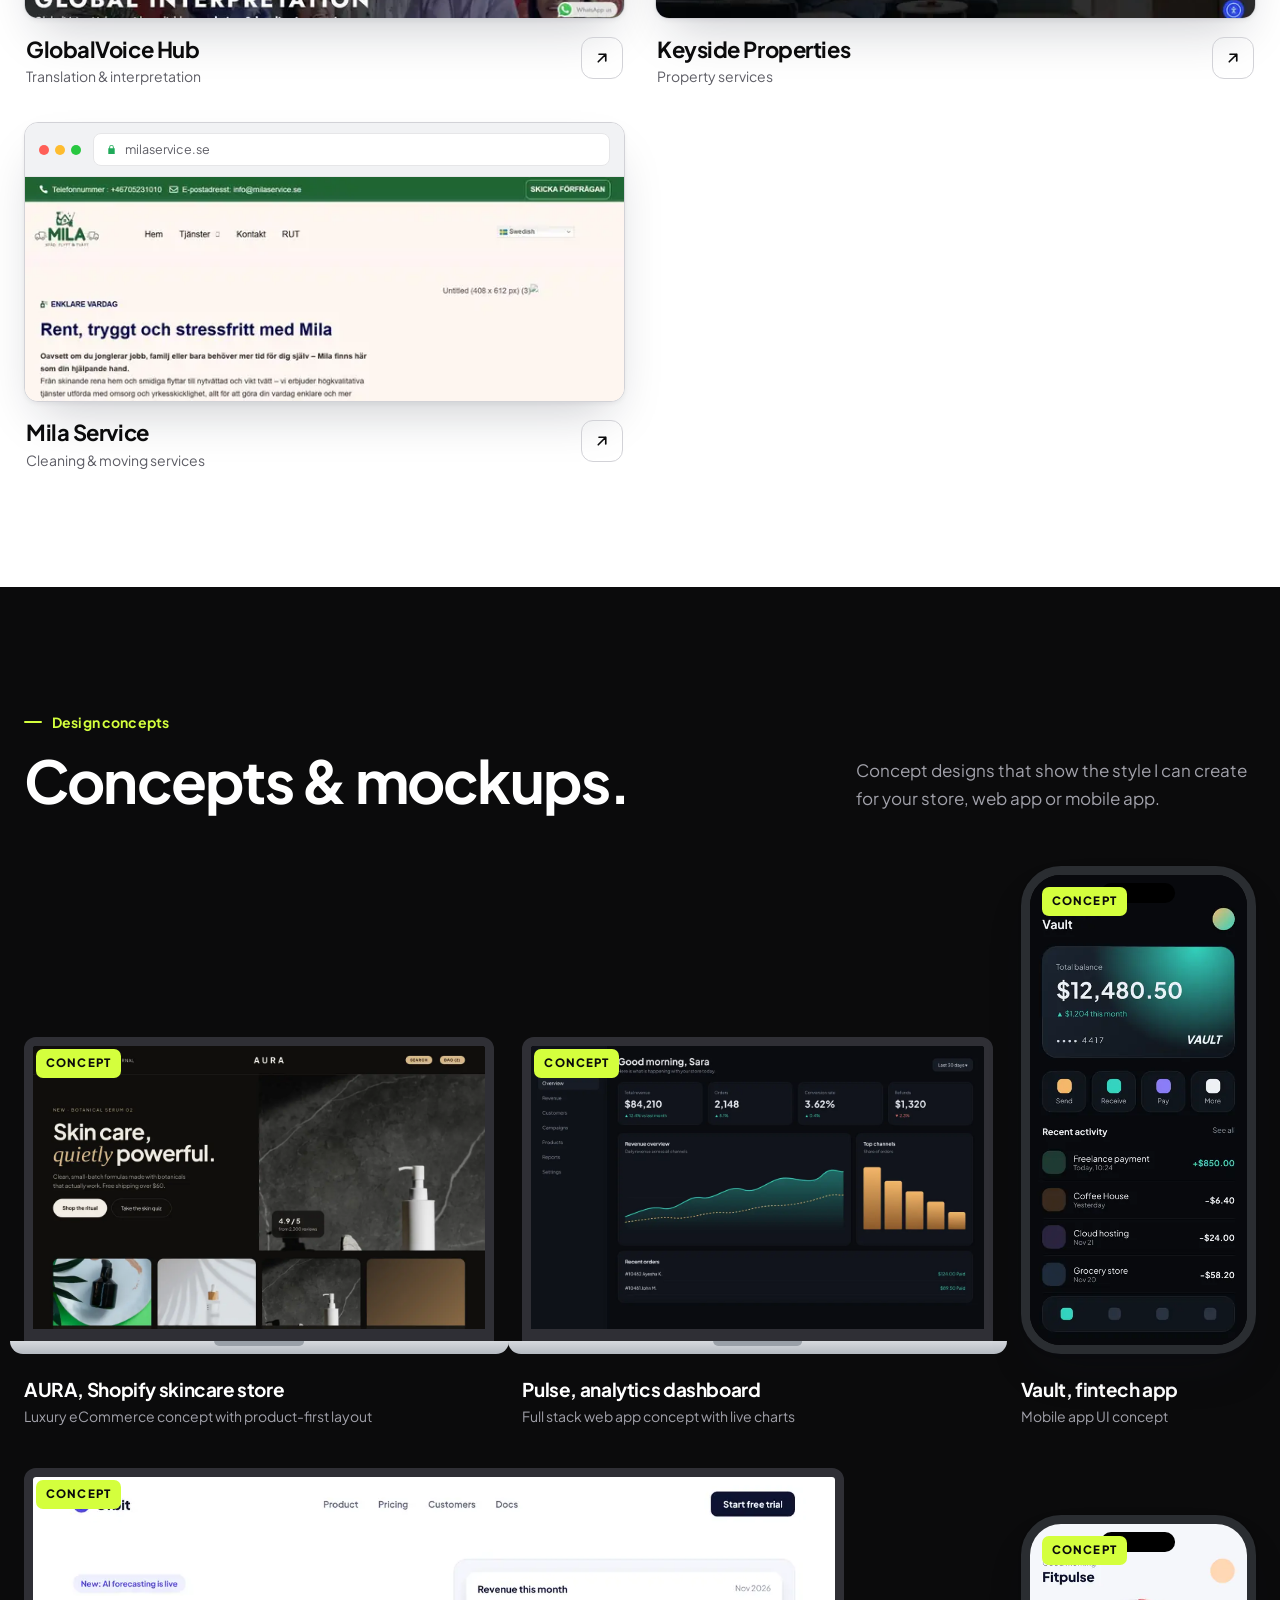
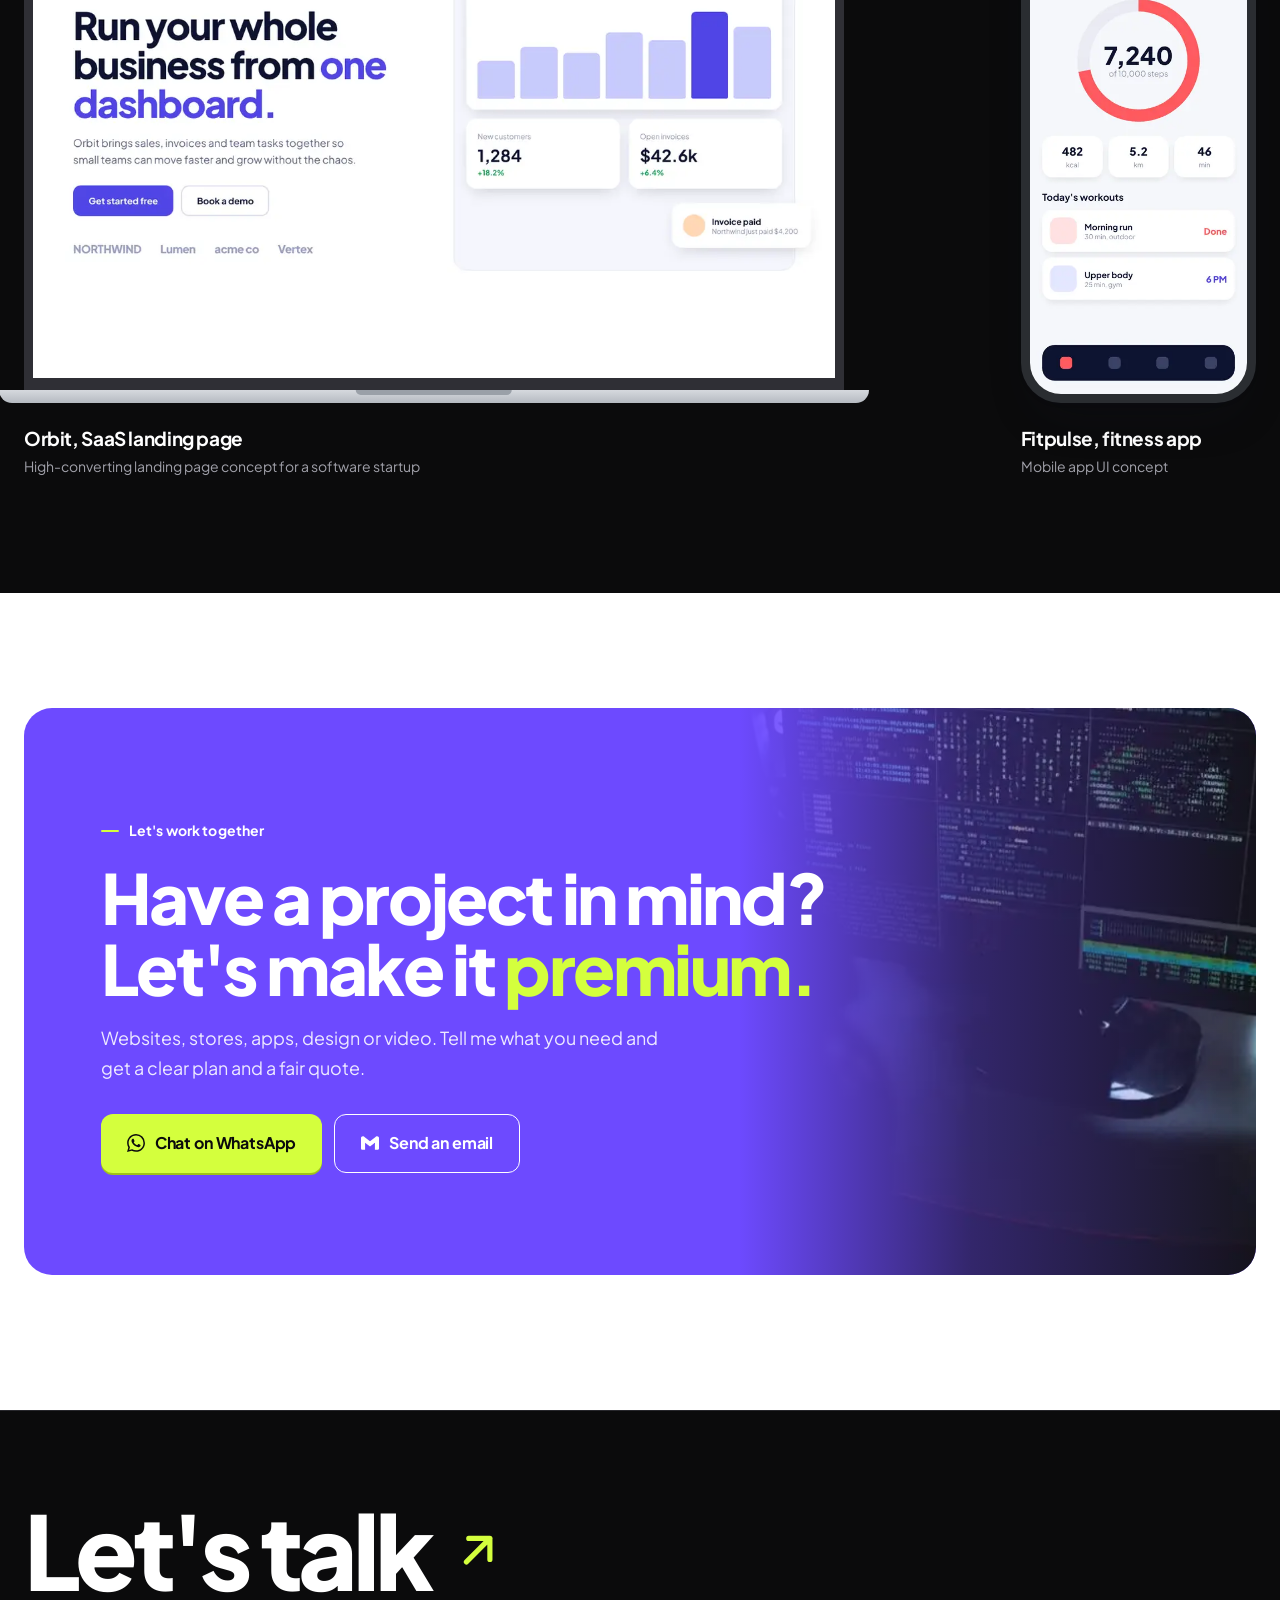
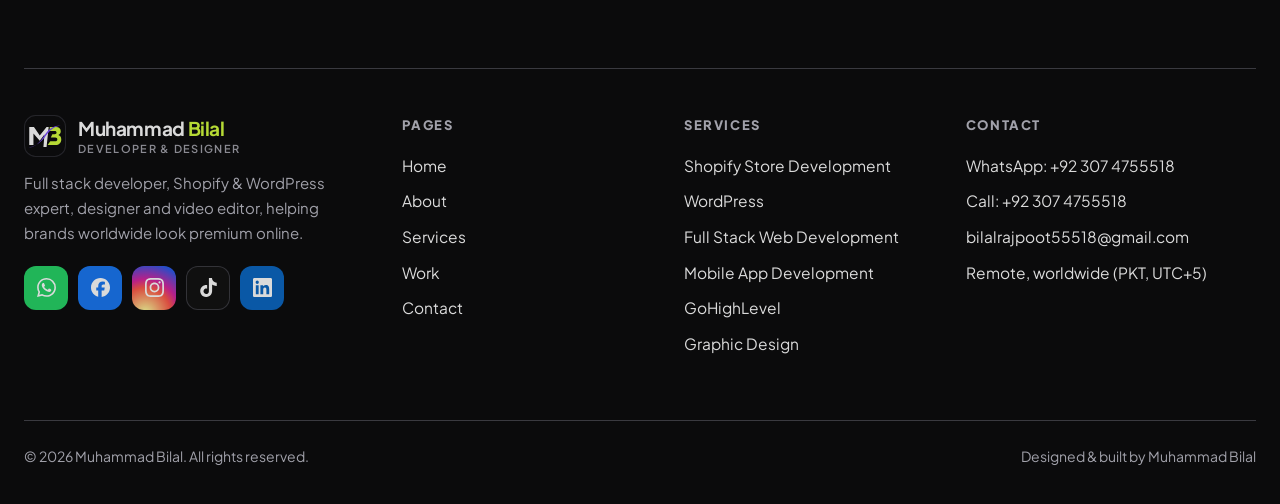
<file: portfolio.html>
<!DOCTYPE html>
<html lang="en">
<head>
<meta charset="UTF-8">
<meta name="viewport" content="width=device-width, initial-scale=1, viewport-fit=cover">
<title>Web Design Portfolio | Shopify &amp; WordPress Websites by Muhammad Bilal</title>
<meta name="description" content="See live Shopify stores, WordPress websites and business sites built by Muhammad Bilal for clients in the USA, Canada, Australia, Europe and the Middle East. 50+ projects delivered.">
<meta name="robots" content="index,follow,max-image-preview:large">
<meta name="author" content="Muhammad Bilal">
<meta name="theme-color" content="#0B0B0C">
<link rel="canonical" href="https://bilaldev-portfolio.github.io/portfolio.html">
<meta property="og:type" content="website">
<meta property="og:site_name" content="Muhammad Bilal">
<meta property="og:title" content="Web Design Portfolio | Shopify &amp; WordPress Websites by Muhammad Bilal">
<meta property="og:description" content="See live Shopify stores, WordPress websites and business sites built by Muhammad Bilal for clients in the USA, Canada, Australia, Europe and the Middle East. 50+ projects delivered.">
<meta property="og:url" content="https://bilaldev-portfolio.github.io/portfolio.html">
<meta property="og:image" content="https://bilaldev-portfolio.github.io/assets/img/og.jpg">
<meta property="og:image:width" content="1200">
<meta property="og:image:height" content="630">
<meta name="twitter:card" content="summary_large_image">
<meta name="twitter:title" content="Web Design Portfolio | Shopify &amp; WordPress Websites by Muhammad Bilal">
<meta name="twitter:description" content="See live Shopify stores, WordPress websites and business sites built by Muhammad Bilal for clients in the USA, Canada, Australia, Europe and the Middle East. 50+ projects delivered.">
<meta name="twitter:image" content="https://bilaldev-portfolio.github.io/assets/img/og.jpg">
<link rel="icon" href="/favicon.svg" type="image/svg+xml">
<link rel="apple-touch-icon" href="/assets/img/apple-touch-icon.png">
<link rel="manifest" href="/site.webmanifest">
<link rel="preload" href="/assets/fonts/jakarta.woff2" as="font" type="font/woff2" crossorigin>
<link rel="stylesheet" href="/assets/css/style.css?v=20261124a">
<script type="application/ld+json">{"@context": "https://schema.org", "@type": "BreadcrumbList", "itemListElement": [{"@type": "ListItem", "position": 1, "name": "Home", "item": "https://bilaldev-portfolio.github.io/"}, {"@type": "ListItem", "position": 2, "name": "Web Design Portfolio", "item": "https://bilaldev-portfolio.github.io/portfolio.html"}]}</script>
</head>
<body>
<a class="sr-only" href="#main">Skip to content</a>
<header class="header dark">
  <div class="wrap header-in">
    <a class="brand" href="/" aria-label="Muhammad Bilal home"><svg viewBox="0 0 40 40" aria-hidden="true"><rect width="40" height="40" rx="11" fill="#0B0B0C"/><rect x=".5" y=".5" width="39" height="39" rx="10.5" fill="none" stroke="#2A2A30"/><g transform="translate(4,8.5) scale(.5)"><path fill="#fff" d="M2 6h9l11 16 13-16h4l-4 38h-6l2-24-9 12-12-14v22H2z"/><path fill="#D4FF3D" d="M41 6h12c6 0 9 3.5 9 8 0 3.5-1.5 5.8-4.5 7 3.5 1.2 5.5 4 5.5 8.5 0 6.5-4.5 10.5-11 10.5H37l5-7h9.5c2.5 0 4-1.5 4-3.5s-1.5-3.5-4-3.5H43l3-6.5h4.5c2.3 0 3.5-1.2 3.5-3s-1.2-3-3.5-3H41z"/><path fill="#7B4DFF" d="M0 45c16-1 24-13 32-25C40 9 49 3 62 3 50 5 42 11 34 22 26 33 16 43 0 45z"/></g></svg><span class="brand-name">Muhammad <span class="bl">Bilal</span><small>Developer &amp; Designer</small></span></a>
    <nav class="nav" aria-label="Main"><a href="/">Home</a><a href="/about.html">About</a><a href="/services.html">Services</a><a href="/portfolio.html" aria-current="page">Work</a><a href="/contact.html">Contact</a></nav>
    <div class="header-cta">
      <a class="btn btn-primary btn-sm" href="https://wa.me/923074755518" target="_blank" rel="noopener"><svg class="ico" aria-hidden="true"><use href="/assets/img/icons.svg#whatsapp"/></svg>Let's Talk</a>
      <button class="menu-btn" aria-label="Open menu" aria-expanded="false"><span></span></button>
    </div>
  </div>
</header>
<div class="mobile-menu dark" aria-label="Mobile menu">
  <nav><a href="/">Home</a><a href="/about.html">About</a><a href="/services.html">Services</a><a href="/portfolio.html" aria-current="page">Work</a><a href="/contact.html">Contact</a></nav>
  <div class="socials">
      <a class="s-wa" href="https://wa.me/923074755518" target="_blank" rel="noopener" aria-label="WhatsApp"><svg class="ico" aria-hidden="true"><use href="/assets/img/icons.svg#whatsapp"/></svg></a>
      <a class="s-fb" href="https://www.facebook.com/share/1GoYHQJWPL/" target="_blank" rel="noopener" aria-label="Facebook"><svg class="ico" aria-hidden="true"><use href="/assets/img/icons.svg#facebook"/></svg></a>
      <a class="s-ig" href="https://www.instagram.com/bilalrajpoot9858" target="_blank" rel="noopener" aria-label="Instagram"><svg class="ico" aria-hidden="true"><use href="/assets/img/icons.svg#instagram"/></svg></a>
      <a class="s-tt" href="https://www.tiktok.com/@shahzada_506" target="_blank" rel="noopener" aria-label="TikTok"><svg class="ico" aria-hidden="true"><use href="/assets/img/icons.svg#tiktok"/></svg></a>
      <a class="s-in" href="https://www.linkedin.com/in/muhammad-bilal-a57043340" target="_blank" rel="noopener" aria-label="LinkedIn"><svg class="ico" aria-hidden="true"><use href="/assets/img/icons.svg#linkedin"/></svg></a>
    </div>
</div>
<main id="main">
<section class="page-hero dark">
  <div class="aurora"><i></i><i></i><i></i></div><div class="grid-bg"></div>
  <div class="wrap">
    <div class="crumbs fade-up"><a href="/">Home</a> / <span>Work</span></div>
    <span class="eyebrow fade-up d1">Portfolio</span>
    <h1 class="h-xl fade-up d2">Work that speaks <span class="hl">for itself.</span></h1>
    <p class="lead fade-up d3">I have delivered 50+ projects for clients worldwide. Here are some of the live websites and stores across eCommerce, healthcare, industrial and local services. Click any project to visit it.</p>
  </div>
</section>
<section class="sec" style="padding-top:10px">
  <div class="wrap">
    <div class="filters reveal" role="group" aria-label="Filter projects">
      <button data-filter="all" aria-pressed="true">All projects</button>
      <button data-filter="shop" aria-pressed="false">eCommerce</button>
      <button data-filter="service" aria-pressed="false">Service businesses</button>
      <button data-filter="other" aria-pressed="false">Healthcare &amp; B2B</button>
    </div>
    <div class="work-grid"><a class="work-card reveal" href="https://madaworks.com.sa/" target="_blank" rel="noopener" data-cat="other">
  <div class="browser">
  <div class="browser-bar"><span class="dots"><i></i><i></i><i></i></span><span class="url"><svg viewBox="0 0 24 24" aria-hidden="true"><path d="M17 9V7A5 5 0 0 0 7 7v2H5v13h14V9h-2zM9 7a3 3 0 0 1 6 0v2H9V7z"/></svg>madaworks.com.sa</span></div>
  <img src="/assets/img/work/madaworks.webp" srcset="/assets/img/work/madaworks-sm.webp 640w, /assets/img/work/madaworks.webp 1200w" sizes="(max-width:860px) 100vw, 600px" alt="Homepage of MadaWorks" width="1200" height="450" decoding="async">
</div>
  <div class="work-meta"><div><h3>MadaWorks</h3><p>Industrial supply chain, B2B</p></div><span class="go"><svg viewBox="0 0 24 24" fill="none" stroke="currentColor" stroke-width="2.2" stroke-linecap="round" stroke-linejoin="round" aria-hidden="true"><path d="M7 17L17 7M8 7h9v9"/></svg></span></div>
</a><a class="work-card reveal r2" href="https://covidrxexchange.com/" target="_blank" rel="noopener" data-cat="other">
  <div class="browser">
  <div class="browser-bar"><span class="dots"><i></i><i></i><i></i></span><span class="url"><svg viewBox="0 0 24 24" aria-hidden="true"><path d="M17 9V7A5 5 0 0 0 7 7v2H5v13h14V9h-2zM9 7a3 3 0 0 1 6 0v2H9V7z"/></svg>covidrxexchange.com</span></div>
  <img src="/assets/img/work/covidrxexchange.webp" srcset="/assets/img/work/covidrxexchange-sm.webp 640w, /assets/img/work/covidrxexchange.webp 1200w" sizes="(max-width:860px) 100vw, 600px" alt="Homepage of CovidRxExchange" width="1200" height="450" decoding="async">
</div>
  <div class="work-meta"><div><h3>CovidRxExchange</h3><p>Healthcare nonprofit</p></div><span class="go"><svg viewBox="0 0 24 24" fill="none" stroke="currentColor" stroke-width="2.2" stroke-linecap="round" stroke-linejoin="round" aria-hidden="true"><path d="M7 17L17 7M8 7h9v9"/></svg></span></div>
</a><a class="work-card reveal" href="https://moszaci.com/" target="_blank" rel="noopener" data-cat="shop">
  <div class="browser">
  <div class="browser-bar"><span class="dots"><i></i><i></i><i></i></span><span class="url"><svg viewBox="0 0 24 24" aria-hidden="true"><path d="M17 9V7A5 5 0 0 0 7 7v2H5v13h14V9h-2zM9 7a3 3 0 0 1 6 0v2H9V7z"/></svg>moszaci.com</span></div>
  <img src="/assets/img/work/moszaci.webp" srcset="/assets/img/work/moszaci-sm.webp 640w, /assets/img/work/moszaci.webp 1200w" sizes="(max-width:860px) 100vw, 600px" alt="Homepage of MOSZACI" width="1200" height="450" loading="lazy" decoding="async">
</div>
  <div class="work-meta"><div><h3>MOSZACI</h3><p>Shopify eCommerce</p></div><span class="go"><svg viewBox="0 0 24 24" fill="none" stroke="currentColor" stroke-width="2.2" stroke-linecap="round" stroke-linejoin="round" aria-hidden="true"><path d="M7 17L17 7M8 7h9v9"/></svg></span></div>
</a><a class="work-card reveal r2" href="https://dewallmarket.nl/" target="_blank" rel="noopener" data-cat="shop">
  <div class="browser">
  <div class="browser-bar"><span class="dots"><i></i><i></i><i></i></span><span class="url"><svg viewBox="0 0 24 24" aria-hidden="true"><path d="M17 9V7A5 5 0 0 0 7 7v2H5v13h14V9h-2zM9 7a3 3 0 0 1 6 0v2H9V7z"/></svg>dewallmarket.nl</span></div>
  <img src="/assets/img/work/dewallmarket.webp" srcset="/assets/img/work/dewallmarket-sm.webp 640w, /assets/img/work/dewallmarket.webp 1200w" sizes="(max-width:860px) 100vw, 600px" alt="Homepage of DEWALLMARKET" width="1200" height="450" loading="lazy" decoding="async">
</div>
  <div class="work-meta"><div><h3>DEWALLMARKET</h3><p>Shopify store, Netherlands</p></div><span class="go"><svg viewBox="0 0 24 24" fill="none" stroke="currentColor" stroke-width="2.2" stroke-linecap="round" stroke-linejoin="round" aria-hidden="true"><path d="M7 17L17 7M8 7h9v9"/></svg></span></div>
</a><a class="work-card reveal" href="https://www.luxurytravelbutler.com/" target="_blank" rel="noopener" data-cat="service">
  <div class="browser">
  <div class="browser-bar"><span class="dots"><i></i><i></i><i></i></span><span class="url"><svg viewBox="0 0 24 24" aria-hidden="true"><path d="M17 9V7A5 5 0 0 0 7 7v2H5v13h14V9h-2zM9 7a3 3 0 0 1 6 0v2H9V7z"/></svg>luxurytravelbutler.com</span></div>
  <img src="/assets/img/work/luxury-travel-butler.webp" srcset="/assets/img/work/luxury-travel-butler-sm.webp 640w, /assets/img/work/luxury-travel-butler.webp 1200w" sizes="(max-width:860px) 100vw, 600px" alt="Homepage of Luxury Travel Butler" width="1200" height="450" loading="lazy" decoding="async">
</div>
  <div class="work-meta"><div><h3>Luxury Travel Butler</h3><p>Luxury travel platform</p></div><span class="go"><svg viewBox="0 0 24 24" fill="none" stroke="currentColor" stroke-width="2.2" stroke-linecap="round" stroke-linejoin="round" aria-hidden="true"><path d="M7 17L17 7M8 7h9v9"/></svg></span></div>
</a><a class="work-card reveal r2" href="https://seniorhomecareassociates.com/" target="_blank" rel="noopener" data-cat="other">
  <div class="browser">
  <div class="browser-bar"><span class="dots"><i></i><i></i><i></i></span><span class="url"><svg viewBox="0 0 24 24" aria-hidden="true"><path d="M17 9V7A5 5 0 0 0 7 7v2H5v13h14V9h-2zM9 7a3 3 0 0 1 6 0v2H9V7z"/></svg>seniorhomecareassociates.com</span></div>
  <img src="/assets/img/work/senior-homecare.webp" srcset="/assets/img/work/senior-homecare-sm.webp 640w, /assets/img/work/senior-homecare.webp 1200w" sizes="(max-width:860px) 100vw, 600px" alt="Homepage of Senior HomeCare Associates" width="1200" height="450" loading="lazy" decoding="async">
</div>
  <div class="work-meta"><div><h3>Senior HomeCare Associates</h3><p>Healthcare training & care</p></div><span class="go"><svg viewBox="0 0 24 24" fill="none" stroke="currentColor" stroke-width="2.2" stroke-linecap="round" stroke-linejoin="round" aria-hidden="true"><path d="M7 17L17 7M8 7h9v9"/></svg></span></div>
</a><a class="work-card reveal" href="https://terrahungary.com/" target="_blank" rel="noopener" data-cat="shop">
  <div class="browser">
  <div class="browser-bar"><span class="dots"><i></i><i></i><i></i></span><span class="url"><svg viewBox="0 0 24 24" aria-hidden="true"><path d="M17 9V7A5 5 0 0 0 7 7v2H5v13h14V9h-2zM9 7a3 3 0 0 1 6 0v2H9V7z"/></svg>terrahungary.com</span></div>
  <img src="/assets/img/work/terra-hungary.webp" srcset="/assets/img/work/terra-hungary-sm.webp 640w, /assets/img/work/terra-hungary.webp 1200w" sizes="(max-width:860px) 100vw, 600px" alt="Homepage of Terra Hungary" width="1200" height="450" loading="lazy" decoding="async">
</div>
  <div class="work-meta"><div><h3>Terra Hungary</h3><p>GoDaddy website, garden centre</p></div><span class="go"><svg viewBox="0 0 24 24" fill="none" stroke="currentColor" stroke-width="2.2" stroke-linecap="round" stroke-linejoin="round" aria-hidden="true"><path d="M7 17L17 7M8 7h9v9"/></svg></span></div>
</a><a class="work-card reveal r2" href="https://dtfprintandstitch.com/" target="_blank" rel="noopener" data-cat="shop">
  <div class="browser">
  <div class="browser-bar"><span class="dots"><i></i><i></i><i></i></span><span class="url"><svg viewBox="0 0 24 24" aria-hidden="true"><path d="M17 9V7A5 5 0 0 0 7 7v2H5v13h14V9h-2zM9 7a3 3 0 0 1 6 0v2H9V7z"/></svg>dtfprintandstitch.com</span></div>
  <img src="/assets/img/work/dtf-print-stitch.webp" srcset="/assets/img/work/dtf-print-stitch-sm.webp 640w, /assets/img/work/dtf-print-stitch.webp 1200w" sizes="(max-width:860px) 100vw, 600px" alt="Homepage of DTF Print &amp; Stitch" width="1200" height="450" loading="lazy" decoding="async">
</div>
  <div class="work-meta"><div><h3>DTF Print &amp; Stitch</h3><p>eCommerce, DTF printing</p></div><span class="go"><svg viewBox="0 0 24 24" fill="none" stroke="currentColor" stroke-width="2.2" stroke-linecap="round" stroke-linejoin="round" aria-hidden="true"><path d="M7 17L17 7M8 7h9v9"/></svg></span></div>
</a><a class="work-card reveal" href="https://vdcrotties.com/" target="_blank" rel="noopener" data-cat="service">
  <div class="browser">
  <div class="browser-bar"><span class="dots"><i></i><i></i><i></i></span><span class="url"><svg viewBox="0 0 24 24" aria-hidden="true"><path d="M17 9V7A5 5 0 0 0 7 7v2H5v13h14V9h-2zM9 7a3 3 0 0 1 6 0v2H9V7z"/></svg>vdcrotties.com</span></div>
  <img src="/assets/img/work/vdc-rotties.webp" srcset="/assets/img/work/vdc-rotties-sm.webp 640w, /assets/img/work/vdc-rotties.webp 1200w" sizes="(max-width:860px) 100vw, 600px" alt="Homepage of VDC Rotties" width="1200" height="450" loading="lazy" decoding="async">
</div>
  <div class="work-meta"><div><h3>VDC Rotties</h3><p>Breeder brand website</p></div><span class="go"><svg viewBox="0 0 24 24" fill="none" stroke="currentColor" stroke-width="2.2" stroke-linecap="round" stroke-linejoin="round" aria-hidden="true"><path d="M7 17L17 7M8 7h9v9"/></svg></span></div>
</a><a class="work-card reveal r2" href="https://mobilepitpros.com/" target="_blank" rel="noopener" data-cat="service">
  <div class="browser">
  <div class="browser-bar"><span class="dots"><i></i><i></i><i></i></span><span class="url"><svg viewBox="0 0 24 24" aria-hidden="true"><path d="M17 9V7A5 5 0 0 0 7 7v2H5v13h14V9h-2zM9 7a3 3 0 0 1 6 0v2H9V7z"/></svg>mobilepitpros.com</span></div>
  <img src="/assets/img/work/mobile-pit-pros.webp" srcset="/assets/img/work/mobile-pit-pros-sm.webp 640w, /assets/img/work/mobile-pit-pros.webp 1200w" sizes="(max-width:860px) 100vw, 600px" alt="Homepage of Mobile Pit Pros" width="1200" height="450" loading="lazy" decoding="async">
</div>
  <div class="work-meta"><div><h3>Mobile Pit Pros</h3><p>Automotive services</p></div><span class="go"><svg viewBox="0 0 24 24" fill="none" stroke="currentColor" stroke-width="2.2" stroke-linecap="round" stroke-linejoin="round" aria-hidden="true"><path d="M7 17L17 7M8 7h9v9"/></svg></span></div>
</a><a class="work-card reveal" href="https://noussapient.com/" target="_blank" rel="noopener" data-cat="other">
  <div class="browser">
  <div class="browser-bar"><span class="dots"><i></i><i></i><i></i></span><span class="url"><svg viewBox="0 0 24 24" aria-hidden="true"><path d="M17 9V7A5 5 0 0 0 7 7v2H5v13h14V9h-2zM9 7a3 3 0 0 1 6 0v2H9V7z"/></svg>noussapient.com</span></div>
  <img src="/assets/img/work/nous-sapient.webp" srcset="/assets/img/work/nous-sapient-sm.webp 640w, /assets/img/work/nous-sapient.webp 1200w" sizes="(max-width:860px) 100vw, 600px" alt="Homepage of Nous Sapient" width="1200" height="450" loading="lazy" decoding="async">
</div>
  <div class="work-meta"><div><h3>Nous Sapient</h3><p>Content & knowledge platform</p></div><span class="go"><svg viewBox="0 0 24 24" fill="none" stroke="currentColor" stroke-width="2.2" stroke-linecap="round" stroke-linejoin="round" aria-hidden="true"><path d="M7 17L17 7M8 7h9v9"/></svg></span></div>
</a><a class="work-card reveal r2" href="https://afrozenterprises.store/" target="_blank" rel="noopener" data-cat="shop">
  <div class="browser">
  <div class="browser-bar"><span class="dots"><i></i><i></i><i></i></span><span class="url"><svg viewBox="0 0 24 24" aria-hidden="true"><path d="M17 9V7A5 5 0 0 0 7 7v2H5v13h14V9h-2zM9 7a3 3 0 0 1 6 0v2H9V7z"/></svg>afrozenterprises.store</span></div>
  <img src="/assets/img/work/afroz-enterprises.webp" srcset="/assets/img/work/afroz-enterprises-sm.webp 640w, /assets/img/work/afroz-enterprises.webp 1200w" sizes="(max-width:860px) 100vw, 600px" alt="Homepage of Afroz Enterprises" width="1200" height="450" loading="lazy" decoding="async">
</div>
  <div class="work-meta"><div><h3>Afroz Enterprises</h3><p>WordPress eCommerce</p></div><span class="go"><svg viewBox="0 0 24 24" fill="none" stroke="currentColor" stroke-width="2.2" stroke-linecap="round" stroke-linejoin="round" aria-hidden="true"><path d="M7 17L17 7M8 7h9v9"/></svg></span></div>
</a><a class="work-card reveal" href="https://globalvoicehub.com.au/" target="_blank" rel="noopener" data-cat="service">
  <div class="browser">
  <div class="browser-bar"><span class="dots"><i></i><i></i><i></i></span><span class="url"><svg viewBox="0 0 24 24" aria-hidden="true"><path d="M17 9V7A5 5 0 0 0 7 7v2H5v13h14V9h-2zM9 7a3 3 0 0 1 6 0v2H9V7z"/></svg>globalvoicehub.com.au</span></div>
  <img src="/assets/img/work/globalvoice-hub.webp" srcset="/assets/img/work/globalvoice-hub-sm.webp 640w, /assets/img/work/globalvoice-hub.webp 1200w" sizes="(max-width:860px) 100vw, 600px" alt="Homepage of GlobalVoice Hub" width="1200" height="450" loading="lazy" decoding="async">
</div>
  <div class="work-meta"><div><h3>GlobalVoice Hub</h3><p>Translation & interpretation</p></div><span class="go"><svg viewBox="0 0 24 24" fill="none" stroke="currentColor" stroke-width="2.2" stroke-linecap="round" stroke-linejoin="round" aria-hidden="true"><path d="M7 17L17 7M8 7h9v9"/></svg></span></div>
</a><a class="work-card reveal r2" href="https://keysideproperties.com/" target="_blank" rel="noopener" data-cat="service">
  <div class="browser">
  <div class="browser-bar"><span class="dots"><i></i><i></i><i></i></span><span class="url"><svg viewBox="0 0 24 24" aria-hidden="true"><path d="M17 9V7A5 5 0 0 0 7 7v2H5v13h14V9h-2zM9 7a3 3 0 0 1 6 0v2H9V7z"/></svg>keysideproperties.com</span></div>
  <img src="/assets/img/work/keyside-properties.webp" srcset="/assets/img/work/keyside-properties-sm.webp 640w, /assets/img/work/keyside-properties.webp 1200w" sizes="(max-width:860px) 100vw, 600px" alt="Homepage of Keyside Properties" width="1200" height="450" loading="lazy" decoding="async">
</div>
  <div class="work-meta"><div><h3>Keyside Properties</h3><p>Property services</p></div><span class="go"><svg viewBox="0 0 24 24" fill="none" stroke="currentColor" stroke-width="2.2" stroke-linecap="round" stroke-linejoin="round" aria-hidden="true"><path d="M7 17L17 7M8 7h9v9"/></svg></span></div>
</a><a class="work-card reveal" href="https://milaservice.se/" target="_blank" rel="noopener" data-cat="service">
  <div class="browser">
  <div class="browser-bar"><span class="dots"><i></i><i></i><i></i></span><span class="url"><svg viewBox="0 0 24 24" aria-hidden="true"><path d="M17 9V7A5 5 0 0 0 7 7v2H5v13h14V9h-2zM9 7a3 3 0 0 1 6 0v2H9V7z"/></svg>milaservice.se</span></div>
  <img src="/assets/img/work/mila-service.webp" srcset="/assets/img/work/mila-service-sm.webp 640w, /assets/img/work/mila-service.webp 1200w" sizes="(max-width:860px) 100vw, 600px" alt="Homepage of Mila Service" width="1200" height="450" loading="lazy" decoding="async">
</div>
  <div class="work-meta"><div><h3>Mila Service</h3><p>Cleaning & moving services</p></div><span class="go"><svg viewBox="0 0 24 24" fill="none" stroke="currentColor" stroke-width="2.2" stroke-linecap="round" stroke-linejoin="round" aria-hidden="true"><path d="M7 17L17 7M8 7h9v9"/></svg></span></div>
</a></div>
  </div>
</section>
<section class="sec dark">
  <div class="wrap">
    <div class="sec-head">
      <div><span class="eyebrow reveal">Design concepts</span><h2 class="h-lg reveal">Concepts &amp; <span class="hl">mockups.</span></h2></div>
      <p class="muted reveal">Concept designs that show the style I can create for your store, web app or mobile app.</p>
    </div>
    <div class="concepts">
  <div class="concept reveal">
    <div class="concept-media laptop"><span class="label">Concept</span><div class="screen"><img src="/assets/img/concept/store.webp" alt="AURA skincare Shopify store concept design" width="1200" height="750" loading="lazy"></div><div class="base"></div></div>
    <h3>AURA, Shopify skincare store</h3><p>Luxury eCommerce concept with product-first layout</p>
  </div>
  <div class="concept reveal r2">
    <div class="concept-media laptop"><span class="label">Concept</span><div class="screen"><img src="/assets/img/concept/dash.webp" alt="Pulse analytics dashboard concept design" width="1200" height="750" loading="lazy"></div><div class="base"></div></div>
    <h3>Pulse, analytics dashboard</h3><p>Full stack web app concept with live charts</p>
  </div>
  <div class="concept reveal r3">
    <div class="concept-media phone"><span class="label">Concept</span><img src="/assets/img/concept/app.webp" alt="Vault fintech mobile app concept design" width="390" height="844" loading="lazy"></div>
    <h3>Vault, fintech app</h3><p>Mobile app UI concept</p>
  </div>
  <div class="concept c4 reveal">
    <div class="concept-media laptop" style="max-width:820px"><span class="label">Concept</span><div class="screen"><img src="/assets/img/concept/orbit.webp" alt="Orbit SaaS landing page concept design" width="1200" height="750" loading="lazy"></div><div class="base"></div></div>
    <h3>Orbit, SaaS landing page</h3><p>High-converting landing page concept for a software startup</p>
  </div>
  <div class="concept reveal r2">
    <div class="concept-media phone"><span class="label">Concept</span><img src="/assets/img/concept/fit.webp" alt="Fitpulse fitness mobile app concept design" width="390" height="844" loading="lazy"></div>
    <h3>Fitpulse, fitness app</h3><p>Mobile app UI concept</p>
  </div>
</div>
  </div>
</section>
<section class="sec" style="padding-top:0">
  <div class="wrap">
    <div class="cta reveal">
      <div class="bg"><img src="/assets/img/cta.webp" alt="" loading="lazy" width="1264" height="559"></div>
      <span class="eyebrow">Let's work together</span>
      <h2 class="h-xl" style="margin-top:20px">Have a project in mind? Let's make it <span class="hl">premium.</span></h2>
      <p class="lead">Websites, stores, apps, design or video. Tell me what you need and get a clear plan and a fair quote.</p>
      <div class="hero-actions">
        <a class="btn btn-primary" href="https://wa.me/923074755518" target="_blank" rel="noopener"><svg class="ico" aria-hidden="true"><use href="/assets/img/icons.svg#whatsapp"/></svg>Chat on WhatsApp</a>
        <a class="btn btn-ghost" href="mailto:bilalrajpoot55518@gmail.com"><svg class="ico" aria-hidden="true"><use href="/assets/img/icons.svg#gmail"/></svg>Send an email</a>
      </div>
    </div>
  </div>
</section></main>
<footer class="footer dark">
  <div class="wrap">
    <div class="footer-big"><a href="https://wa.me/923074755518" target="_blank" rel="noopener">Let's talk<svg viewBox="0 0 24 24" fill="none" stroke="currentColor" stroke-width="2.2" stroke-linecap="round" stroke-linejoin="round" aria-hidden="true"><path d="M7 17L17 7M8 7h9v9"/></svg></a></div>
    <div class="footer-cols">
      <div>
        <a class="brand" href="/" aria-label="Muhammad Bilal home"><svg viewBox="0 0 40 40" aria-hidden="true"><rect width="40" height="40" rx="11" fill="#0B0B0C"/><rect x=".5" y=".5" width="39" height="39" rx="10.5" fill="none" stroke="#2A2A30"/><g transform="translate(4,8.5) scale(.5)"><path fill="#fff" d="M2 6h9l11 16 13-16h4l-4 38h-6l2-24-9 12-12-14v22H2z"/><path fill="#D4FF3D" d="M41 6h12c6 0 9 3.5 9 8 0 3.5-1.5 5.8-4.5 7 3.5 1.2 5.5 4 5.5 8.5 0 6.5-4.5 10.5-11 10.5H37l5-7h9.5c2.5 0 4-1.5 4-3.5s-1.5-3.5-4-3.5H43l3-6.5h4.5c2.3 0 3.5-1.2 3.5-3s-1.2-3-3.5-3H41z"/><path fill="#7B4DFF" d="M0 45c16-1 24-13 32-25C40 9 49 3 62 3 50 5 42 11 34 22 26 33 16 43 0 45z"/></g></svg><span class="brand-name">Muhammad <span class="bl">Bilal</span><small>Developer &amp; Designer</small></span></a>
        <p>Full stack developer, Shopify &amp; WordPress expert, designer and video editor, helping brands worldwide look premium online.</p>
        <div class="socials">
      <a class="s-wa" href="https://wa.me/923074755518" target="_blank" rel="noopener" aria-label="WhatsApp"><svg class="ico" aria-hidden="true"><use href="/assets/img/icons.svg#whatsapp"/></svg></a>
      <a class="s-fb" href="https://www.facebook.com/share/1GoYHQJWPL/" target="_blank" rel="noopener" aria-label="Facebook"><svg class="ico" aria-hidden="true"><use href="/assets/img/icons.svg#facebook"/></svg></a>
      <a class="s-ig" href="https://www.instagram.com/bilalrajpoot9858" target="_blank" rel="noopener" aria-label="Instagram"><svg class="ico" aria-hidden="true"><use href="/assets/img/icons.svg#instagram"/></svg></a>
      <a class="s-tt" href="https://www.tiktok.com/@shahzada_506" target="_blank" rel="noopener" aria-label="TikTok"><svg class="ico" aria-hidden="true"><use href="/assets/img/icons.svg#tiktok"/></svg></a>
      <a class="s-in" href="https://www.linkedin.com/in/muhammad-bilal-a57043340" target="_blank" rel="noopener" aria-label="LinkedIn"><svg class="ico" aria-hidden="true"><use href="/assets/img/icons.svg#linkedin"/></svg></a>
    </div>
      </div>
      <div><h3 class="f-h">Pages</h3><a href="/">Home</a><a href="/about.html">About</a><a href="/services.html">Services</a><a href="/portfolio.html">Work</a><a href="/contact.html">Contact</a></div>
      <div><h3 class="f-h">Services</h3><a href="/services.html#shopify">Shopify Store Development</a><a href="/services.html#wordpress">WordPress</a><a href="/services.html#fullstack">Full Stack Web Development</a><a href="/services.html#app">Mobile App Development</a><a href="/services.html#funnels">GoHighLevel</a><a href="/services.html#design">Graphic Design</a></div>
      <div><h3 class="f-h">Contact</h3>
        <a href="https://wa.me/923074755518" target="_blank" rel="noopener">WhatsApp: +92 307 4755518</a>
        <a href="tel:+923074755518">Call: +92 307 4755518</a>
        <a href="mailto:bilalrajpoot55518@gmail.com">bilalrajpoot55518@gmail.com</a>
        <span class="f-note">Remote, worldwide (PKT, UTC+5)</span>
      </div>
    </div>
    <div class="footer-bottom"><span>&copy; <span id="year">2026</span> Muhammad Bilal. All rights reserved.</span><span>Designed &amp; built by Muhammad Bilal</span></div>
  </div>
</footer>
<a class="wa-fab" href="https://wa.me/923074755518" target="_blank" rel="noopener" aria-label="Chat on WhatsApp"><svg class="ico" aria-hidden="true"><use href="/assets/img/icons.svg#whatsapp"/></svg></a>
<button class="chat-fab" aria-label="Open chat assistant" aria-expanded="false"><span class="ping"></span><svg class="o" viewBox="0 0 24 24" fill="none" stroke="currentColor" stroke-width="2" stroke-linecap="round" stroke-linejoin="round"><path d="M21 12a8 8 0 0 1-11.6 7.1L4 20.5l1.4-4.6A8 8 0 1 1 21 12z"/><path d="M8.5 11h.01M12 11h.01M15.5 11h.01"/></svg><svg class="x" viewBox="0 0 24 24" fill="none" stroke="currentColor" stroke-width="2.4" stroke-linecap="round"><path d="M6 6l12 12M18 6L6 18"/></svg></button>
<div class="chat-panel" role="dialog" aria-label="Chat assistant">
  <div class="chat-head"><span class="av"><svg viewBox="0 0 40 40" aria-hidden="true"><rect width="40" height="40" rx="11" fill="#0B0B0C"/><rect x=".5" y=".5" width="39" height="39" rx="10.5" fill="none" stroke="#2A2A30"/><g transform="translate(4,8.5) scale(.5)"><path fill="#fff" d="M2 6h9l11 16 13-16h4l-4 38h-6l2-24-9 12-12-14v22H2z"/><path fill="#D4FF3D" d="M41 6h12c6 0 9 3.5 9 8 0 3.5-1.5 5.8-4.5 7 3.5 1.2 5.5 4 5.5 8.5 0 6.5-4.5 10.5-11 10.5H37l5-7h9.5c2.5 0 4-1.5 4-3.5s-1.5-3.5-4-3.5H43l3-6.5h4.5c2.3 0 3.5-1.2 3.5-3s-1.2-3-3.5-3H41z"/><path fill="#7B4DFF" d="M0 45c16-1 24-13 32-25C40 9 49 3 62 3 50 5 42 11 34 22 26 33 16 43 0 45z"/></g></svg></span><div style="flex:1"><b>Ask Bilal's assistant</b><small>Instant answers, real replies on WhatsApp</small></div><button class="chat-close" aria-label="Close chat" style="color:#fff;font-size:22px;line-height:1">&times;</button></div>
  <div class="chat-body" aria-live="polite"></div>
  <form class="chat-form"><input type="text" placeholder="Type your question..." aria-label="Type your question" autocomplete="off"><button type="submit" aria-label="Send"><svg viewBox="0 0 24 24" fill="none" stroke="currentColor" stroke-width="2.2" stroke-linecap="round" stroke-linejoin="round"><path d="M22 2L11 13M22 2l-7 20-4-9-9-4z"/></svg></button></form>
</div>
<script src="/assets/js/main.js?v=20261124a" defer></script>
</body>
</html>
</file>
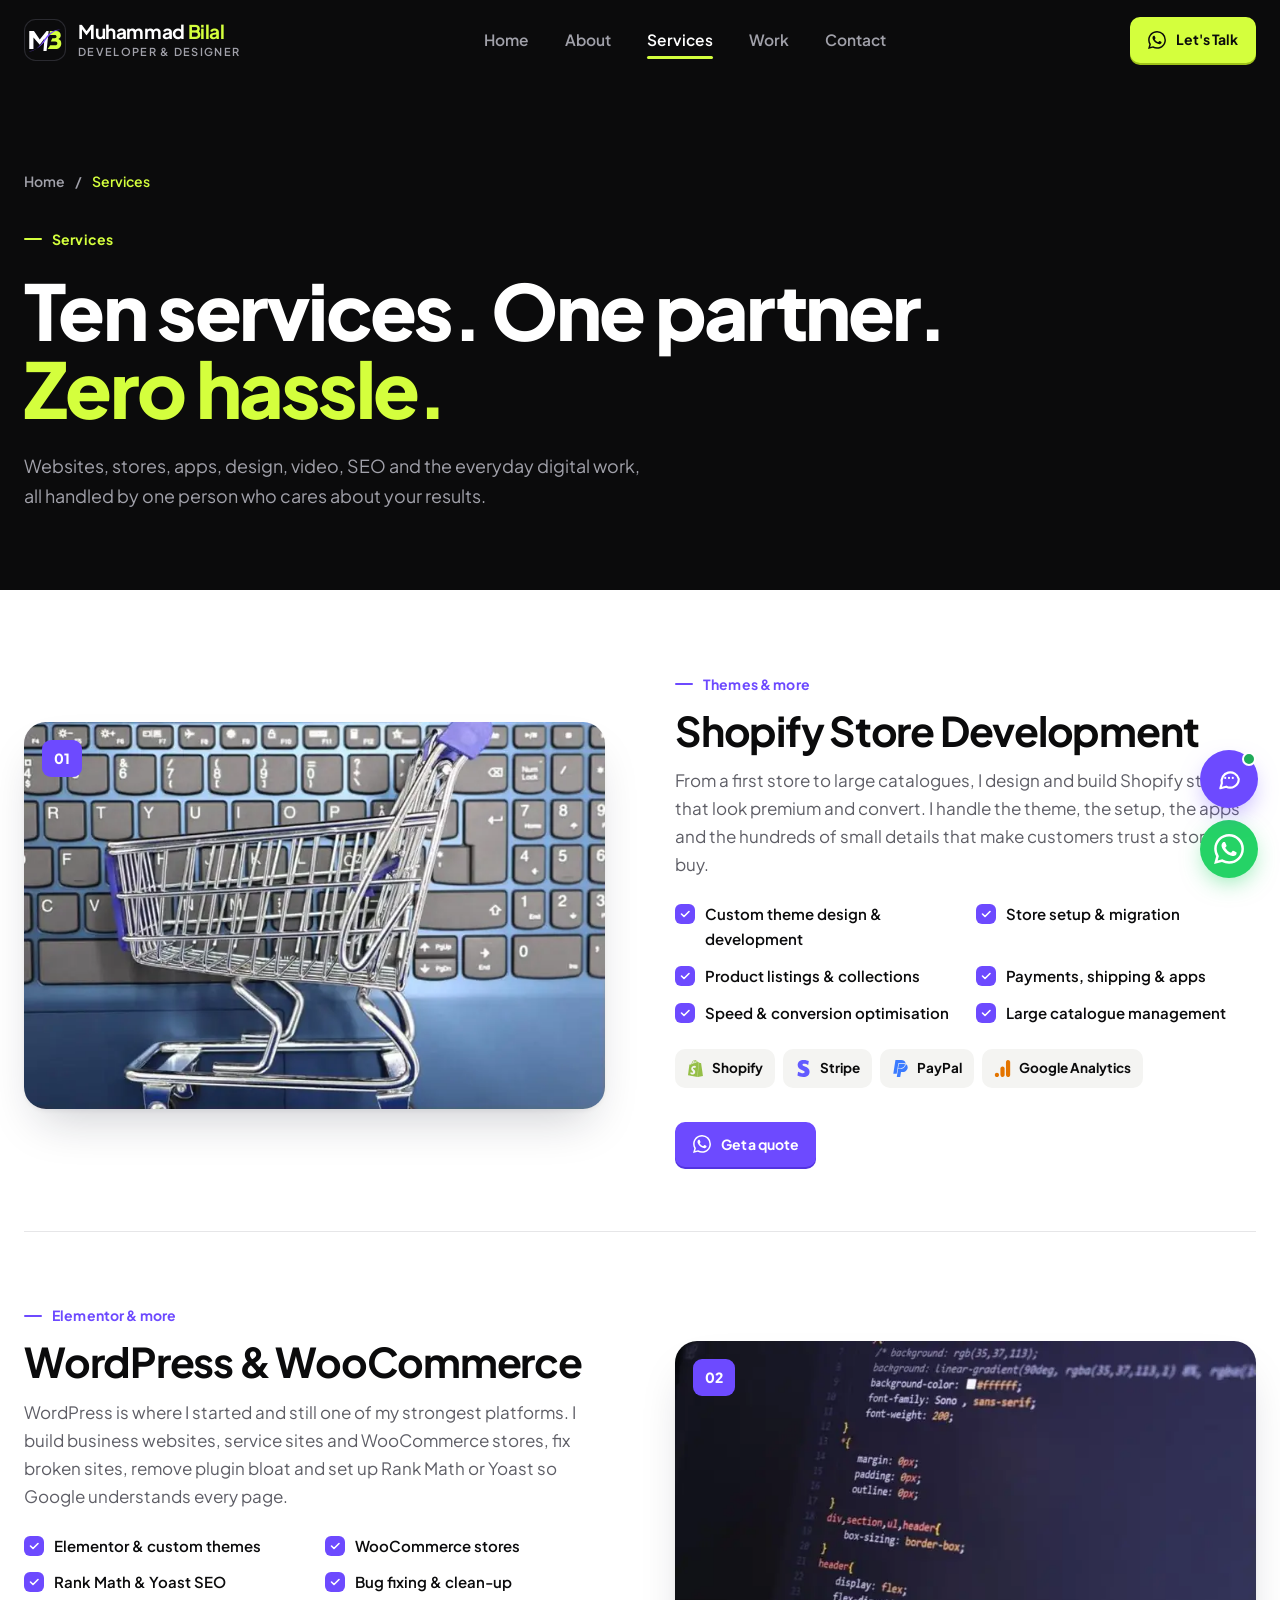
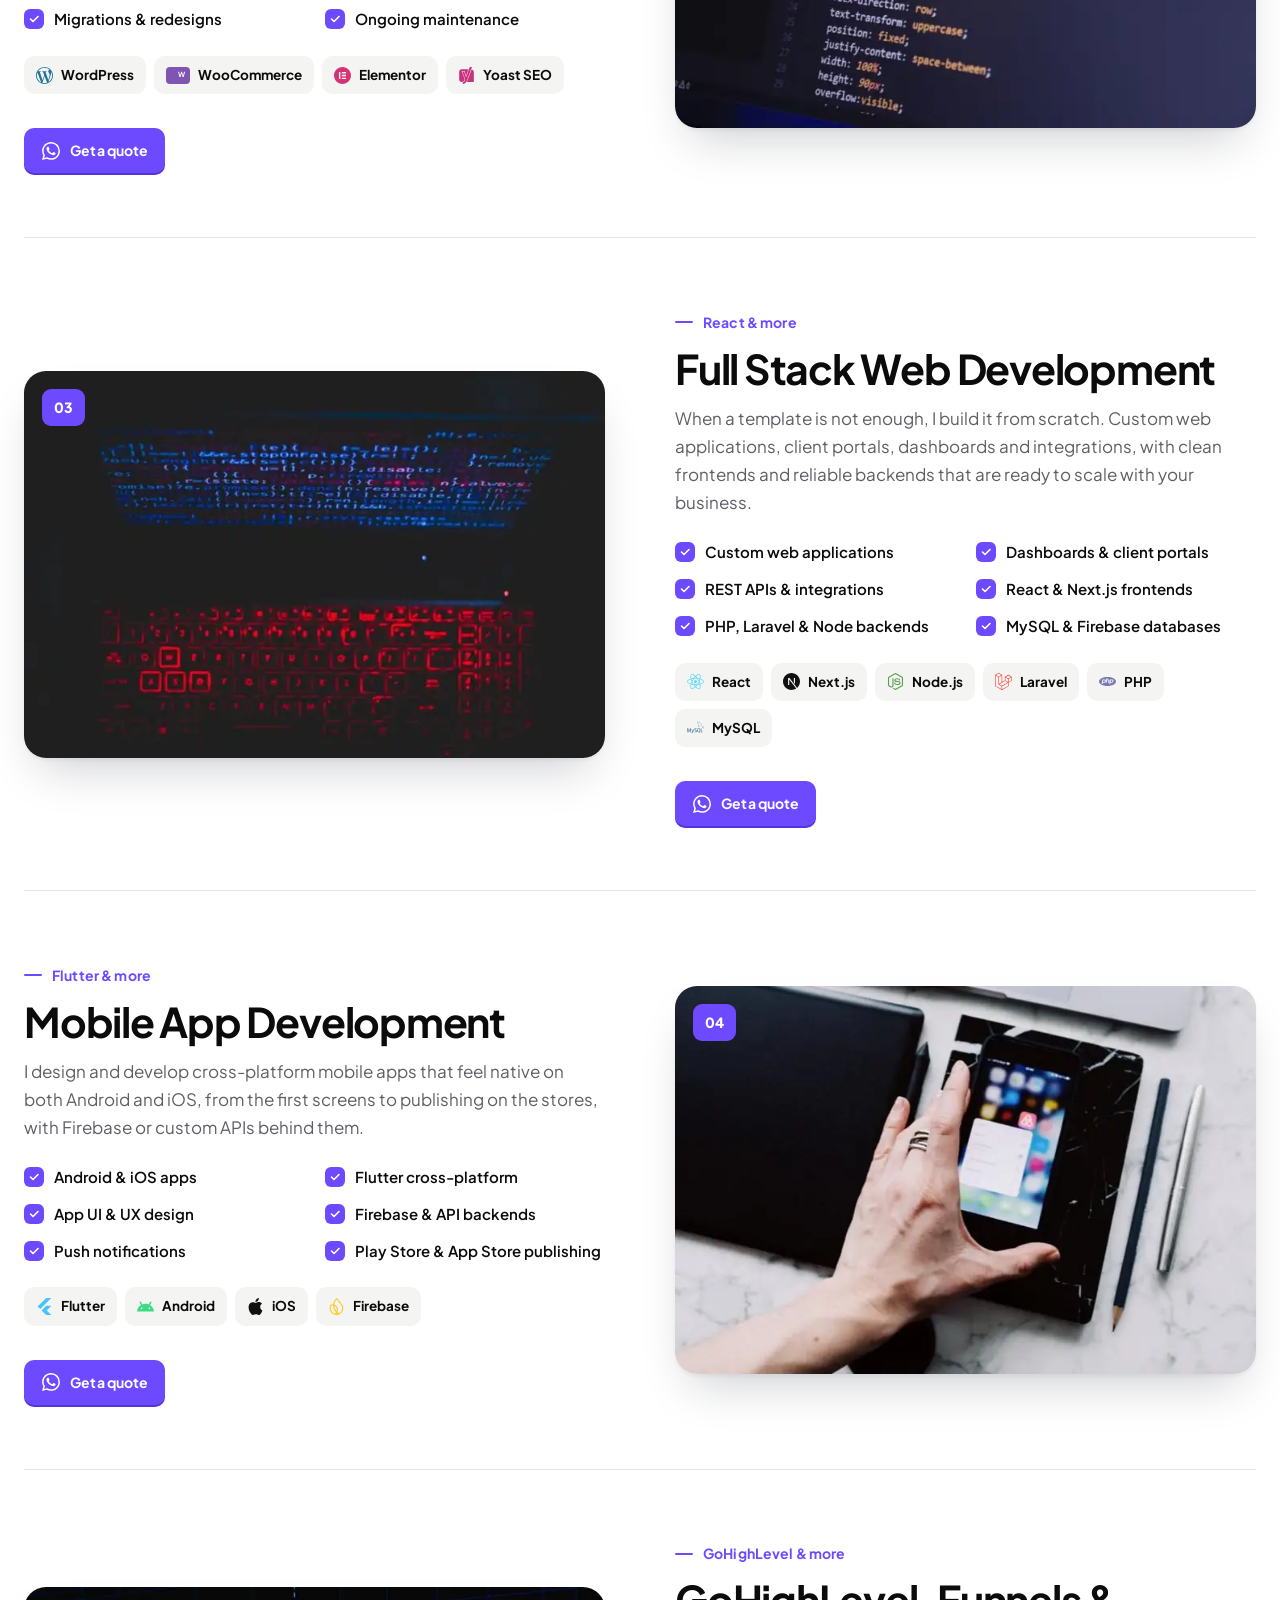
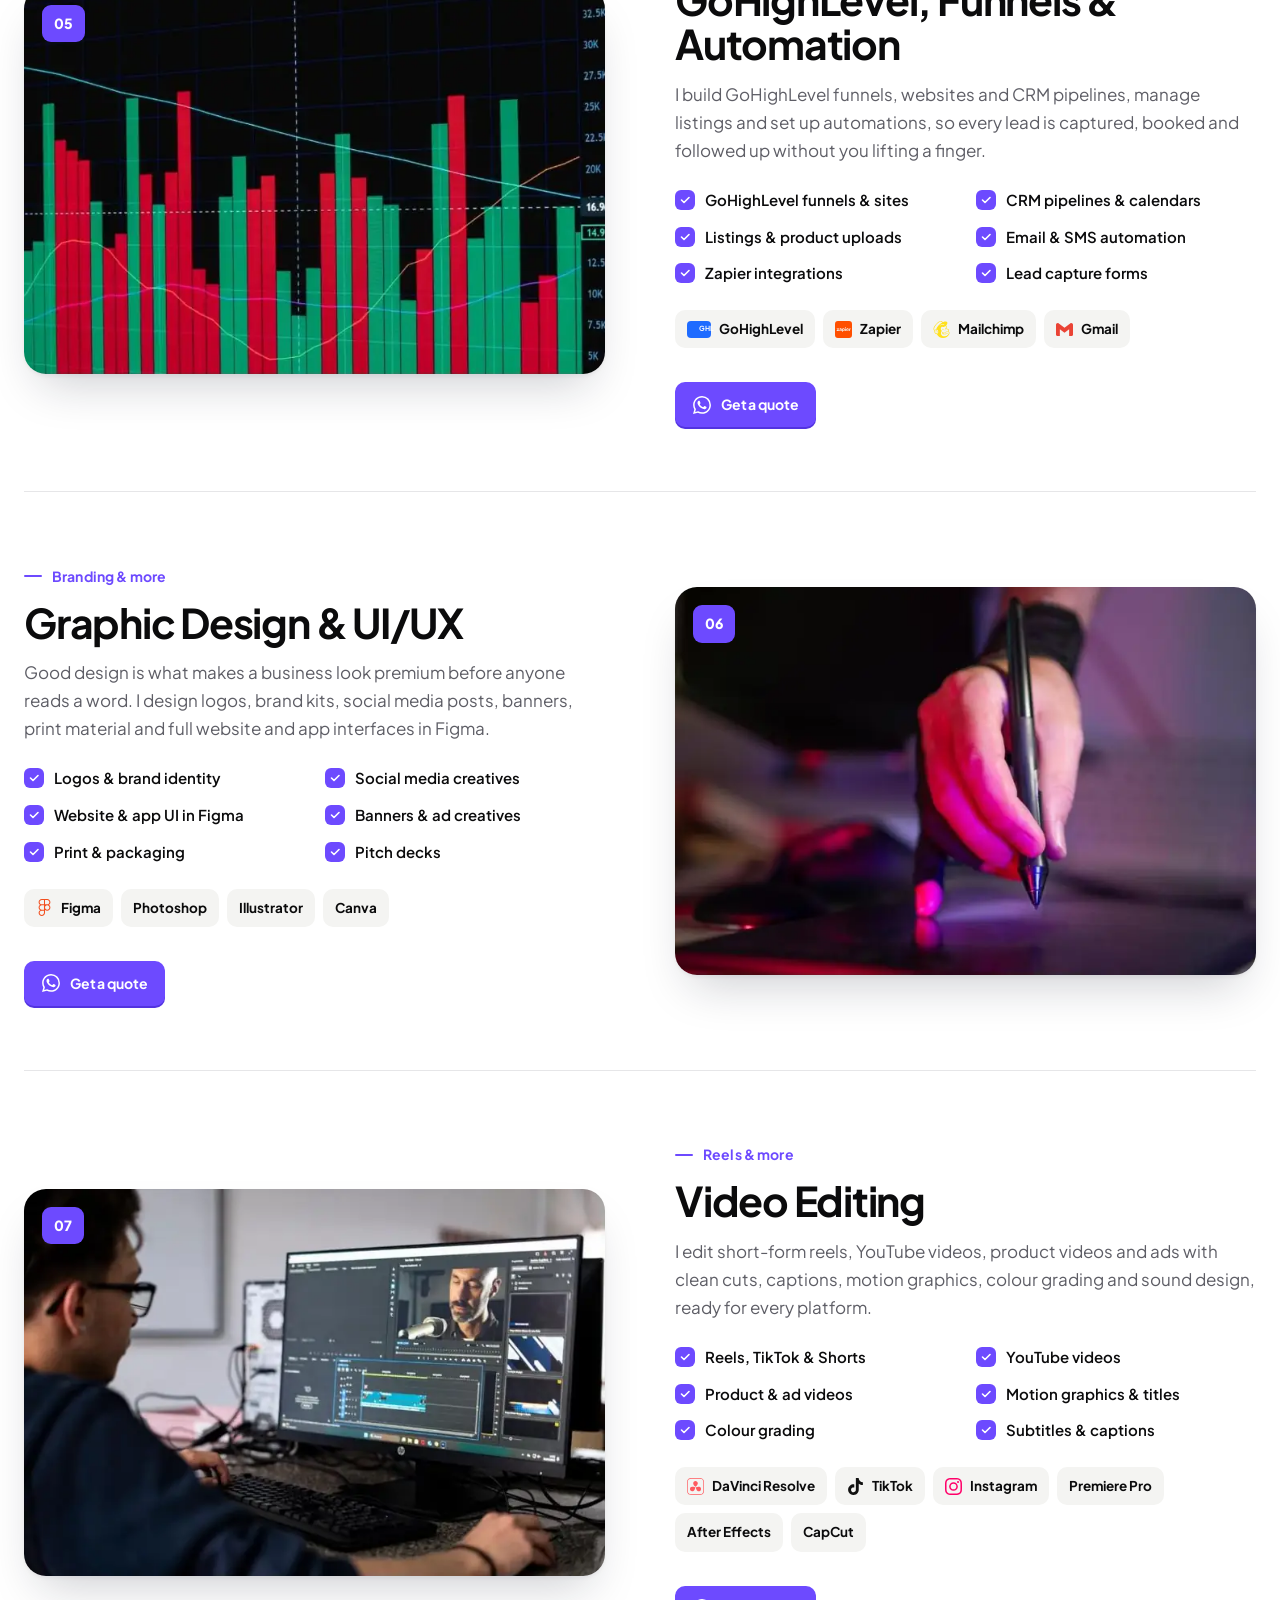
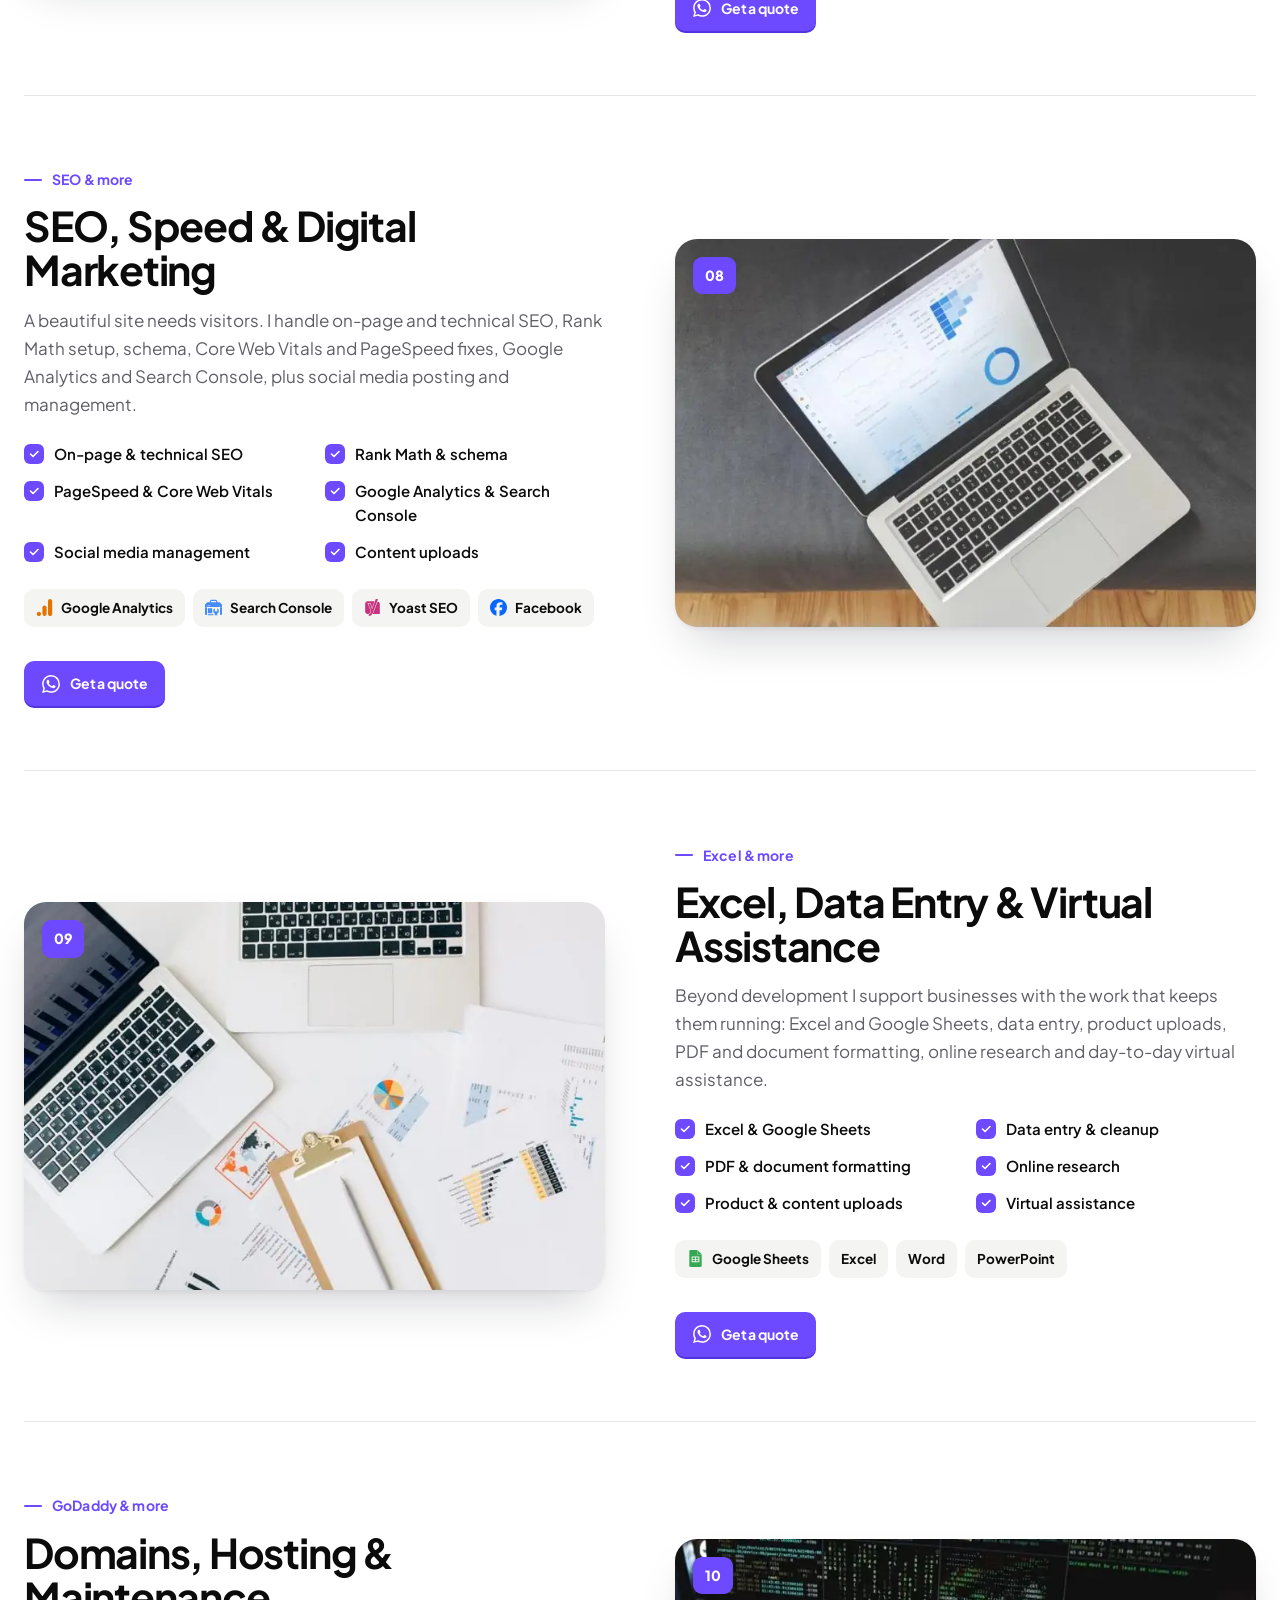
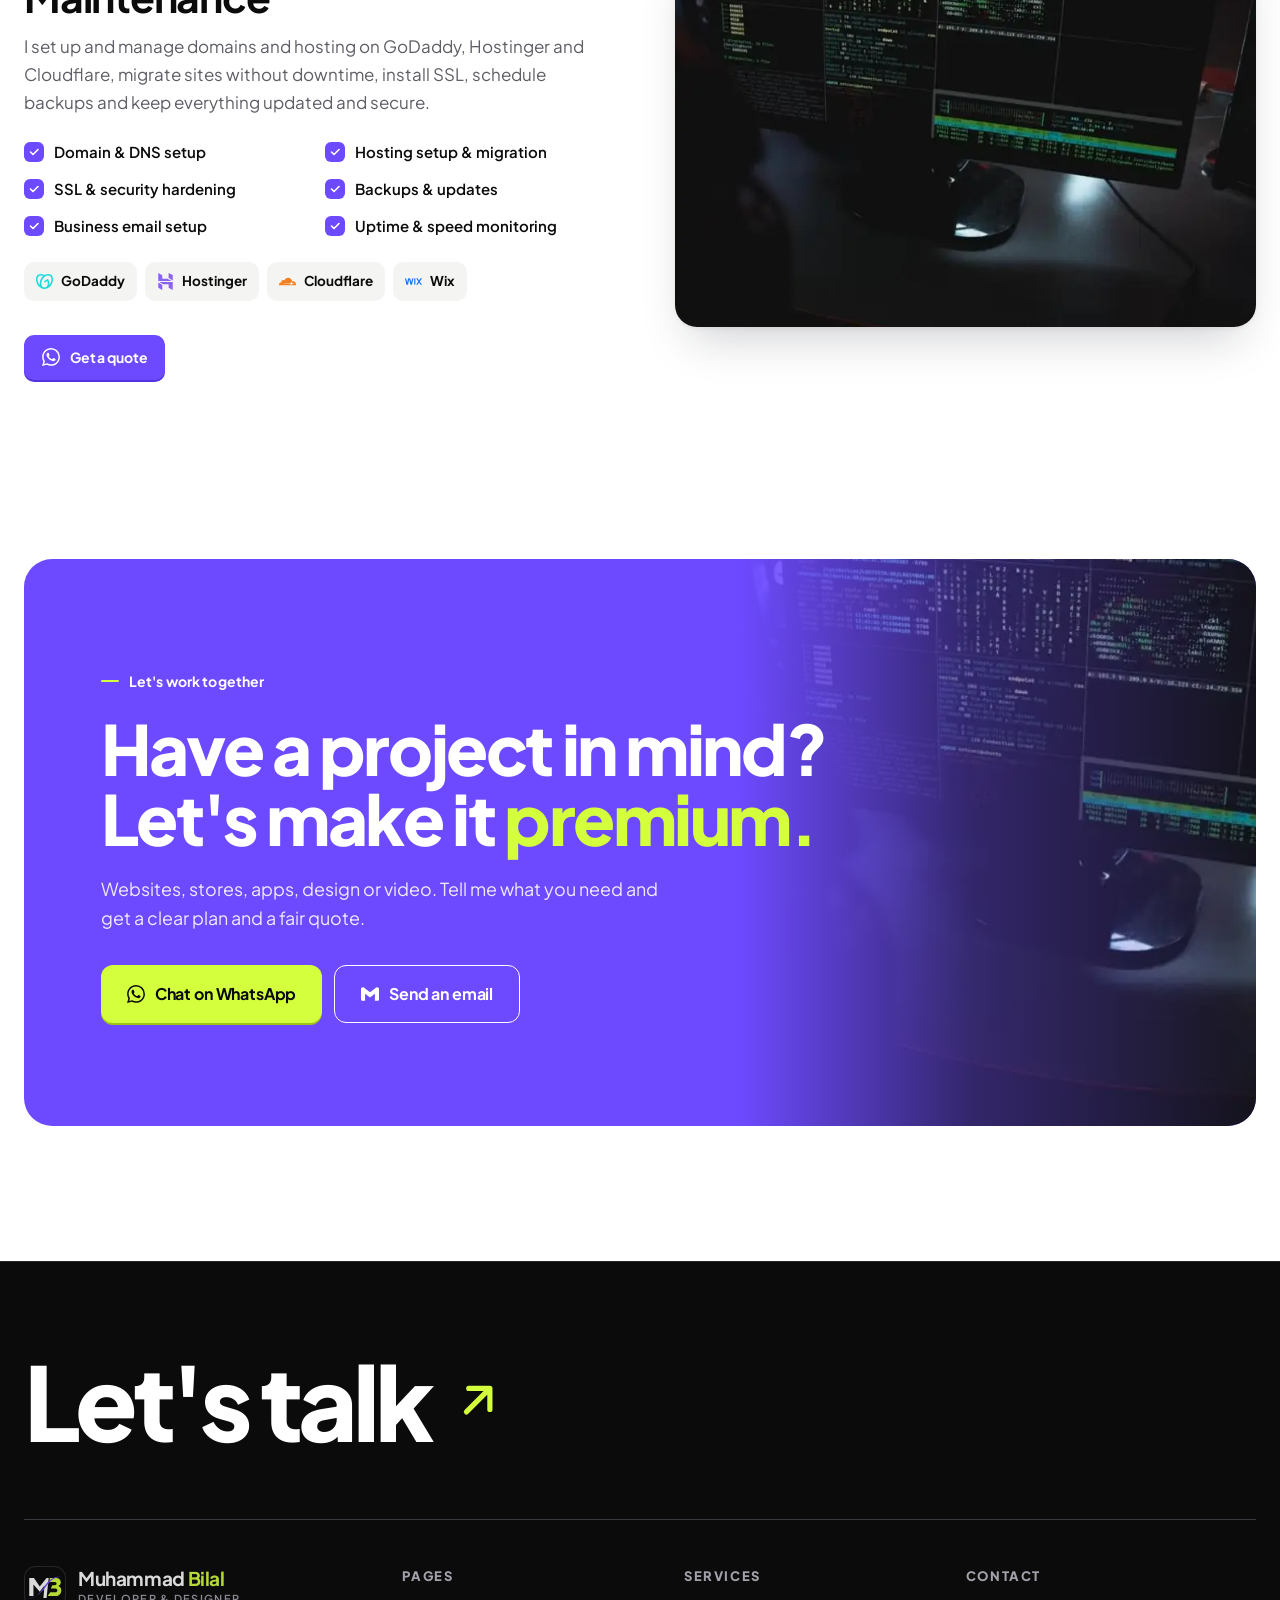
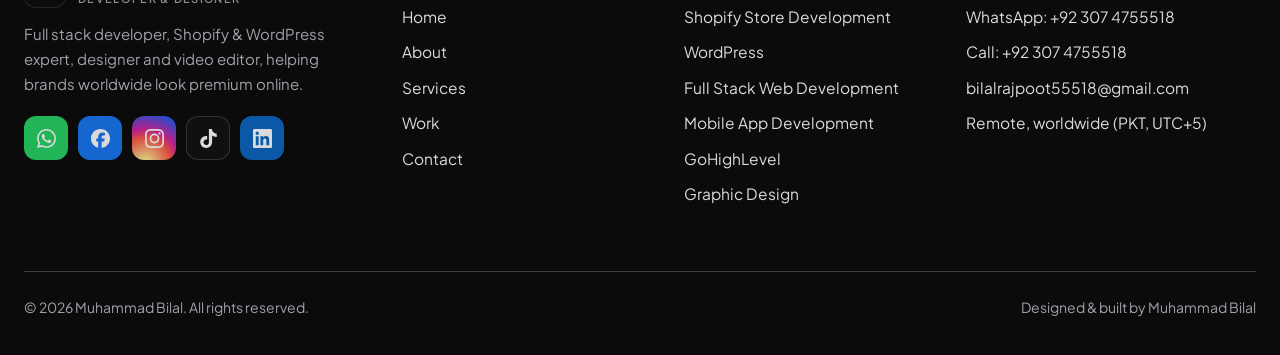
<file: services.html>
<!DOCTYPE html>
<html lang="en">
<head>
<meta charset="UTF-8">
<meta name="viewport" content="width=device-width, initial-scale=1, viewport-fit=cover">
<title>Website Design &amp; Development Services | Shopify, WordPress, Apps | Muhammad Bilal</title>
<meta name="description" content="Shopify store development, WordPress and WooCommerce, full stack web apps, mobile apps, GoHighLevel funnels, graphic design, video editing, SEO, Excel and hosting services.">
<meta name="robots" content="index,follow,max-image-preview:large">
<meta name="author" content="Muhammad Bilal">
<meta name="theme-color" content="#0B0B0C">
<link rel="canonical" href="https://bilaldev-portfolio.github.io/services.html">
<meta property="og:type" content="website">
<meta property="og:site_name" content="Muhammad Bilal">
<meta property="og:title" content="Website Design &amp; Development Services | Shopify, WordPress, Apps | Muhammad Bilal">
<meta property="og:description" content="Shopify store development, WordPress and WooCommerce, full stack web apps, mobile apps, GoHighLevel funnels, graphic design, video editing, SEO, Excel and hosting services.">
<meta property="og:url" content="https://bilaldev-portfolio.github.io/services.html">
<meta property="og:image" content="https://bilaldev-portfolio.github.io/assets/img/og.jpg">
<meta property="og:image:width" content="1200">
<meta property="og:image:height" content="630">
<meta name="twitter:card" content="summary_large_image">
<meta name="twitter:title" content="Website Design &amp; Development Services | Shopify, WordPress, Apps | Muhammad Bilal">
<meta name="twitter:description" content="Shopify store development, WordPress and WooCommerce, full stack web apps, mobile apps, GoHighLevel funnels, graphic design, video editing, SEO, Excel and hosting services.">
<meta name="twitter:image" content="https://bilaldev-portfolio.github.io/assets/img/og.jpg">
<link rel="icon" href="/favicon.svg" type="image/svg+xml">
<link rel="apple-touch-icon" href="/assets/img/apple-touch-icon.png">
<link rel="manifest" href="/site.webmanifest">
<link rel="preload" href="/assets/fonts/jakarta.woff2" as="font" type="font/woff2" crossorigin>
<link rel="stylesheet" href="/assets/css/style.css?v=20261124a">
<script type="application/ld+json">{"@context": "https://schema.org", "@type": "BreadcrumbList", "itemListElement": [{"@type": "ListItem", "position": 1, "name": "Home", "item": "https://bilaldev-portfolio.github.io/"}, {"@type": "ListItem", "position": 2, "name": "Website Design & Development Services", "item": "https://bilaldev-portfolio.github.io/services.html"}]}</script>
<script type="application/ld+json">{"@context": "https://schema.org", "@type": "ItemList", "itemListElement": [{"@type": "ListItem", "position": 1, "item": {"@type": "Service", "name": "Shopify Store Development", "description": "High-converting Shopify stores, custom themes, apps and product listings for brands that want to sell more.", "provider": {"@type": "Person", "name": "Muhammad Bilal"}, "areaServed": "Worldwide"}}, {"@type": "ListItem", "position": 2, "item": {"@type": "Service", "name": "WordPress & WooCommerce", "description": "Business websites and WooCommerce stores built with Elementor or custom code, fast and easy to manage.", "provider": {"@type": "Person", "name": "Muhammad Bilal"}, "areaServed": "Worldwide"}}, {"@type": "ListItem", "position": 3, "item": {"@type": "Service", "name": "Full Stack Web Development", "description": "Custom web apps, dashboards and APIs with modern frontends and solid backends.", "provider": {"@type": "Person", "name": "Muhammad Bilal"}, "areaServed": "Worldwide"}}, {"@type": "ListItem", "position": 4, "item": {"@type": "Service", "name": "Mobile App Development", "description": "Android and iOS apps with beautiful interfaces, built with Flutter and connected to real backends.", "provider": {"@type": "Person", "name": "Muhammad Bilal"}, "areaServed": "Worldwide"}}, {"@type": "ListItem", "position": 5, "item": {"@type": "Service", "name": "GoHighLevel, Funnels & Automation", "description": "Funnels, CRM pipelines, listings and automations that capture leads and follow up for you.", "provider": {"@type": "Person", "name": "Muhammad Bilal"}, "areaServed": "Worldwide"}}, {"@type": "ListItem", "position": 6, "item": {"@type": "Service", "name": "Graphic Design & UI/UX", "description": "Logos, brand identities, social media creatives and website or app UI that people remember.", "provider": {"@type": "Person", "name": "Muhammad Bilal"}, "areaServed": "Worldwide"}}, {"@type": "ListItem", "position": 7, "item": {"@type": "Service", "name": "Video Editing", "description": "Reels, YouTube videos and ads edited with pace, captions, colour and sound that hold attention.", "provider": {"@type": "Person", "name": "Muhammad Bilal"}, "areaServed": "Worldwide"}}, {"@type": "ListItem", "position": 8, "item": {"@type": "Service", "name": "SEO, Speed & Digital Marketing", "description": "On-page and technical SEO, Core Web Vitals and social media marketing to get you found.", "provider": {"@type": "Person", "name": "Muhammad Bilal"}, "areaServed": "Worldwide"}}, {"@type": "ListItem", "position": 9, "item": {"@type": "Service", "name": "Excel, Data Entry & Virtual Assistance", "description": "Spreadsheets, data entry, documents and research handled accurately so you can focus on business.", "provider": {"@type": "Person", "name": "Muhammad Bilal"}, "areaServed": "Worldwide"}}, {"@type": "ListItem", "position": 10, "item": {"@type": "Service", "name": "Domains, Hosting & Maintenance", "description": "Domains, hosting, migrations, SSL, backups and security handled end to end.", "provider": {"@type": "Person", "name": "Muhammad Bilal"}, "areaServed": "Worldwide"}}]}</script>
</head>
<body>
<a class="sr-only" href="#main">Skip to content</a>
<header class="header dark">
  <div class="wrap header-in">
    <a class="brand" href="/" aria-label="Muhammad Bilal home"><svg viewBox="0 0 40 40" aria-hidden="true"><rect width="40" height="40" rx="11" fill="#0B0B0C"/><rect x=".5" y=".5" width="39" height="39" rx="10.5" fill="none" stroke="#2A2A30"/><g transform="translate(4,8.5) scale(.5)"><path fill="#fff" d="M2 6h9l11 16 13-16h4l-4 38h-6l2-24-9 12-12-14v22H2z"/><path fill="#D4FF3D" d="M41 6h12c6 0 9 3.5 9 8 0 3.5-1.5 5.8-4.5 7 3.5 1.2 5.5 4 5.5 8.5 0 6.5-4.5 10.5-11 10.5H37l5-7h9.5c2.5 0 4-1.5 4-3.5s-1.5-3.5-4-3.5H43l3-6.5h4.5c2.3 0 3.5-1.2 3.5-3s-1.2-3-3.5-3H41z"/><path fill="#7B4DFF" d="M0 45c16-1 24-13 32-25C40 9 49 3 62 3 50 5 42 11 34 22 26 33 16 43 0 45z"/></g></svg><span class="brand-name">Muhammad <span class="bl">Bilal</span><small>Developer &amp; Designer</small></span></a>
    <nav class="nav" aria-label="Main"><a href="/">Home</a><a href="/about.html">About</a><a href="/services.html" aria-current="page">Services</a><a href="/portfolio.html">Work</a><a href="/contact.html">Contact</a></nav>
    <div class="header-cta">
      <a class="btn btn-primary btn-sm" href="https://wa.me/923074755518" target="_blank" rel="noopener"><svg class="ico" aria-hidden="true"><use href="/assets/img/icons.svg#whatsapp"/></svg>Let's Talk</a>
      <button class="menu-btn" aria-label="Open menu" aria-expanded="false"><span></span></button>
    </div>
  </div>
</header>
<div class="mobile-menu dark" aria-label="Mobile menu">
  <nav><a href="/">Home</a><a href="/about.html">About</a><a href="/services.html" aria-current="page">Services</a><a href="/portfolio.html">Work</a><a href="/contact.html">Contact</a></nav>
  <div class="socials">
      <a class="s-wa" href="https://wa.me/923074755518" target="_blank" rel="noopener" aria-label="WhatsApp"><svg class="ico" aria-hidden="true"><use href="/assets/img/icons.svg#whatsapp"/></svg></a>
      <a class="s-fb" href="https://www.facebook.com/share/1GoYHQJWPL/" target="_blank" rel="noopener" aria-label="Facebook"><svg class="ico" aria-hidden="true"><use href="/assets/img/icons.svg#facebook"/></svg></a>
      <a class="s-ig" href="https://www.instagram.com/bilalrajpoot9858" target="_blank" rel="noopener" aria-label="Instagram"><svg class="ico" aria-hidden="true"><use href="/assets/img/icons.svg#instagram"/></svg></a>
      <a class="s-tt" href="https://www.tiktok.com/@shahzada_506" target="_blank" rel="noopener" aria-label="TikTok"><svg class="ico" aria-hidden="true"><use href="/assets/img/icons.svg#tiktok"/></svg></a>
      <a class="s-in" href="https://www.linkedin.com/in/muhammad-bilal-a57043340" target="_blank" rel="noopener" aria-label="LinkedIn"><svg class="ico" aria-hidden="true"><use href="/assets/img/icons.svg#linkedin"/></svg></a>
    </div>
</div>
<main id="main">
<section class="page-hero dark">
  <div class="aurora"><i></i><i></i><i></i></div><div class="grid-bg"></div>
  <div class="wrap">
    <div class="crumbs fade-up"><a href="/">Home</a> / <span>Services</span></div>
    <span class="eyebrow fade-up d1">Services</span>
    <h1 class="h-xl fade-up d2">Ten services. One partner. <span class="hl">Zero hassle.</span></h1>
    <p class="lead fade-up d3">Websites, stores, apps, design, video, SEO and the everyday digital work, all handled by one person who cares about your results.</p>
  </div>
</section>
<section class="sec" style="padding-top:10px">
  <div class="wrap"><article class="svc-detail" id="shopify">
  <div class="svc-media reveal"><span class="num">01</span><img src="/assets/img/svc/shopify.webp" alt="Shopify Store Development" width="720" height="480" loading="lazy" decoding="async"></div>
  <div class="svc-copy reveal r2">
    <span class="eyebrow">Themes &amp; more</span>
    <h2>Shopify Store Development</h2>
    <p>From a first store to large catalogues, I design and build Shopify stores that look premium and convert. I handle the theme, the setup, the apps and the hundreds of small details that make customers trust a store and buy.</p>
    <ul class="checks"><li>Custom theme design & development</li><li>Store setup & migration</li><li>Product listings & collections</li><li>Payments, shipping & apps</li><li>Speed & conversion optimisation</li><li>Large catalogue management</li></ul>
    <div class="platforms"><span><svg class="ico" aria-hidden="true" style="fill:#95BF47"><use href="/assets/img/icons.svg#shopify"/></svg>Shopify</span><span><svg class="ico" aria-hidden="true" style="fill:#635BFF"><use href="/assets/img/icons.svg#stripe"/></svg>Stripe</span><span><svg class="ico" aria-hidden="true" style="fill:#3B7BFF"><use href="/assets/img/icons.svg#paypal"/></svg>PayPal</span><span><svg class="ico" aria-hidden="true" style="fill:#E37400"><use href="/assets/img/icons.svg#analytics"/></svg>Google Analytics</span></div>
    <div class="hero-actions"><a class="btn btn-primary btn-sm" href="https://wa.me/923074755518?text=Hi%20Bilal%2C%20I%20need%20help%20with%20Shopify%20Store%20Development" target="_blank" rel="noopener"><svg class="ico" aria-hidden="true"><use href="/assets/img/icons.svg#whatsapp"/></svg>Get a quote</a></div>
  </div>
</article><article class="svc-detail" id="wordpress">
  <div class="svc-media reveal"><span class="num">02</span><img src="/assets/img/svc/wordpress.webp" alt="WordPress &amp; WooCommerce" width="720" height="480" loading="lazy" decoding="async"></div>
  <div class="svc-copy reveal r2">
    <span class="eyebrow">Elementor &amp; more</span>
    <h2>WordPress & WooCommerce</h2>
    <p>WordPress is where I started and still one of my strongest platforms. I build business websites, service sites and WooCommerce stores, fix broken sites, remove plugin bloat and set up Rank Math or Yoast so Google understands every page.</p>
    <ul class="checks"><li>Elementor & custom themes</li><li>WooCommerce stores</li><li>Rank Math & Yoast SEO</li><li>Bug fixing & clean-up</li><li>Migrations & redesigns</li><li>Ongoing maintenance</li></ul>
    <div class="platforms"><span><svg class="ico" aria-hidden="true" style="fill:#21759B"><use href="/assets/img/icons.svg#wordpress"/></svg>WordPress</span><span><span class="bdg" style="background:#7F54B3;color:#fff">W</span>WooCommerce</span><span><svg class="ico" aria-hidden="true" style="fill:#D63376"><use href="/assets/img/icons.svg#elementor"/></svg>Elementor</span><span><svg class="ico" aria-hidden="true" style="fill:#C8337E"><use href="/assets/img/icons.svg#yoast"/></svg>Yoast SEO</span></div>
    <div class="hero-actions"><a class="btn btn-primary btn-sm" href="https://wa.me/923074755518?text=Hi%20Bilal%2C%20I%20need%20help%20with%20WordPress%20%26%20WooCommerce" target="_blank" rel="noopener"><svg class="ico" aria-hidden="true"><use href="/assets/img/icons.svg#whatsapp"/></svg>Get a quote</a></div>
  </div>
</article><article class="svc-detail" id="fullstack">
  <div class="svc-media reveal"><span class="num">03</span><img src="/assets/img/svc/fullstack.webp" alt="Full Stack Web Development" width="720" height="480" loading="lazy" decoding="async"></div>
  <div class="svc-copy reveal r2">
    <span class="eyebrow">React &amp; more</span>
    <h2>Full Stack Web Development</h2>
    <p>When a template is not enough, I build it from scratch. Custom web applications, client portals, dashboards and integrations, with clean frontends and reliable backends that are ready to scale with your business.</p>
    <ul class="checks"><li>Custom web applications</li><li>Dashboards & client portals</li><li>REST APIs & integrations</li><li>React & Next.js frontends</li><li>PHP, Laravel & Node backends</li><li>MySQL & Firebase databases</li></ul>
    <div class="platforms"><span><svg class="ico" aria-hidden="true" style="fill:#61DAFB"><use href="/assets/img/icons.svg#react"/></svg>React</span><span><svg class="ico" aria-hidden="true" style="fill:#111111"><use href="/assets/img/icons.svg#nextjs"/></svg>Next.js</span><span><svg class="ico" aria-hidden="true" style="fill:#5FA04E"><use href="/assets/img/icons.svg#node"/></svg>Node.js</span><span><svg class="ico" aria-hidden="true" style="fill:#FF2D20"><use href="/assets/img/icons.svg#laravel"/></svg>Laravel</span><span><svg class="ico" aria-hidden="true" style="fill:#777BB4"><use href="/assets/img/icons.svg#php"/></svg>PHP</span><span><svg class="ico" aria-hidden="true" style="fill:#4479A1"><use href="/assets/img/icons.svg#mysql"/></svg>MySQL</span></div>
    <div class="hero-actions"><a class="btn btn-primary btn-sm" href="https://wa.me/923074755518?text=Hi%20Bilal%2C%20I%20need%20help%20with%20Full%20Stack%20Web%20Development" target="_blank" rel="noopener"><svg class="ico" aria-hidden="true"><use href="/assets/img/icons.svg#whatsapp"/></svg>Get a quote</a></div>
  </div>
</article><article class="svc-detail" id="app">
  <div class="svc-media reveal"><span class="num">04</span><img src="/assets/img/svc/app.webp" alt="Mobile App Development" width="720" height="480" loading="lazy" decoding="async"></div>
  <div class="svc-copy reveal r2">
    <span class="eyebrow">Flutter &amp; more</span>
    <h2>Mobile App Development</h2>
    <p>I design and develop cross-platform mobile apps that feel native on both Android and iOS, from the first screens to publishing on the stores, with Firebase or custom APIs behind them.</p>
    <ul class="checks"><li>Android & iOS apps</li><li>Flutter cross-platform</li><li>App UI & UX design</li><li>Firebase & API backends</li><li>Push notifications</li><li>Play Store & App Store publishing</li></ul>
    <div class="platforms"><span><svg class="ico" aria-hidden="true" style="fill:#47C5FB"><use href="/assets/img/icons.svg#flutter"/></svg>Flutter</span><span><svg class="ico" aria-hidden="true" style="fill:#3DDC84"><use href="/assets/img/icons.svg#android"/></svg>Android</span><span><svg class="ico" aria-hidden="true" style="fill:#111111"><use href="/assets/img/icons.svg#apple"/></svg>iOS</span><span><svg class="ico" aria-hidden="true" style="fill:#FFCA28"><use href="/assets/img/icons.svg#firebase"/></svg>Firebase</span></div>
    <div class="hero-actions"><a class="btn btn-primary btn-sm" href="https://wa.me/923074755518?text=Hi%20Bilal%2C%20I%20need%20help%20with%20Mobile%20App%20Development" target="_blank" rel="noopener"><svg class="ico" aria-hidden="true"><use href="/assets/img/icons.svg#whatsapp"/></svg>Get a quote</a></div>
  </div>
</article><article class="svc-detail" id="funnels">
  <div class="svc-media reveal"><span class="num">05</span><img src="/assets/img/svc/funnels.webp" alt="GoHighLevel, Funnels &amp; Automation" width="720" height="480" loading="lazy" decoding="async"></div>
  <div class="svc-copy reveal r2">
    <span class="eyebrow">GoHighLevel &amp; more</span>
    <h2>GoHighLevel, Funnels & Automation</h2>
    <p>I build GoHighLevel funnels, websites and CRM pipelines, manage listings and set up automations, so every lead is captured, booked and followed up without you lifting a finger.</p>
    <ul class="checks"><li>GoHighLevel funnels & sites</li><li>CRM pipelines & calendars</li><li>Listings & product uploads</li><li>Email & SMS automation</li><li>Zapier integrations</li><li>Lead capture forms</li></ul>
    <div class="platforms"><span><span class="bdg" style="background:#1E6BFF;color:#fff">GHL</span>GoHighLevel</span><span><svg class="ico" aria-hidden="true" style="fill:#FF4F00"><use href="/assets/img/icons.svg#zapier"/></svg>Zapier</span><span><svg class="ico" aria-hidden="true" style="fill:#FFE01B"><use href="/assets/img/icons.svg#mailchimp"/></svg>Mailchimp</span><span><svg class="ico" aria-hidden="true" style="fill:#EA4335"><use href="/assets/img/icons.svg#gmail"/></svg>Gmail</span></div>
    <div class="hero-actions"><a class="btn btn-primary btn-sm" href="https://wa.me/923074755518?text=Hi%20Bilal%2C%20I%20need%20help%20with%20GoHighLevel%2C%20Funnels%20%26%20Automation" target="_blank" rel="noopener"><svg class="ico" aria-hidden="true"><use href="/assets/img/icons.svg#whatsapp"/></svg>Get a quote</a></div>
  </div>
</article><article class="svc-detail" id="design">
  <div class="svc-media reveal"><span class="num">06</span><img src="/assets/img/svc/design.webp" alt="Graphic Design &amp; UI/UX" width="720" height="480" loading="lazy" decoding="async"></div>
  <div class="svc-copy reveal r2">
    <span class="eyebrow">Branding &amp; more</span>
    <h2>Graphic Design & UI/UX</h2>
    <p>Good design is what makes a business look premium before anyone reads a word. I design logos, brand kits, social media posts, banners, print material and full website and app interfaces in Figma.</p>
    <ul class="checks"><li>Logos & brand identity</li><li>Social media creatives</li><li>Website & app UI in Figma</li><li>Banners & ad creatives</li><li>Print & packaging</li><li>Pitch decks</li></ul>
    <div class="platforms"><span><svg class="ico" aria-hidden="true" style="fill:#F24E1E"><use href="/assets/img/icons.svg#figma"/></svg>Figma</span><span>Photoshop</span><span>Illustrator</span><span>Canva</span></div>
    <div class="hero-actions"><a class="btn btn-primary btn-sm" href="https://wa.me/923074755518?text=Hi%20Bilal%2C%20I%20need%20help%20with%20Graphic%20Design%20%26%20UI/UX" target="_blank" rel="noopener"><svg class="ico" aria-hidden="true"><use href="/assets/img/icons.svg#whatsapp"/></svg>Get a quote</a></div>
  </div>
</article><article class="svc-detail" id="video">
  <div class="svc-media reveal"><span class="num">07</span><img src="/assets/img/svc/video.webp" alt="Video Editing" width="720" height="480" loading="lazy" decoding="async"></div>
  <div class="svc-copy reveal r2">
    <span class="eyebrow">Reels &amp; more</span>
    <h2>Video Editing</h2>
    <p>I edit short-form reels, YouTube videos, product videos and ads with clean cuts, captions, motion graphics, colour grading and sound design, ready for every platform.</p>
    <ul class="checks"><li>Reels, TikTok & Shorts</li><li>YouTube videos</li><li>Product & ad videos</li><li>Motion graphics & titles</li><li>Colour grading</li><li>Subtitles & captions</li></ul>
    <div class="platforms"><span><svg class="ico" aria-hidden="true" style="fill:#FF5A5F"><use href="/assets/img/icons.svg#davinci"/></svg>DaVinci Resolve</span><span><svg class="ico" aria-hidden="true" style="fill:#111111"><use href="/assets/img/icons.svg#tiktok"/></svg>TikTok</span><span><svg class="ico" aria-hidden="true" style="fill:#FF0069"><use href="/assets/img/icons.svg#instagram"/></svg>Instagram</span><span>Premiere Pro</span><span>After Effects</span><span>CapCut</span></div>
    <div class="hero-actions"><a class="btn btn-primary btn-sm" href="https://wa.me/923074755518?text=Hi%20Bilal%2C%20I%20need%20help%20with%20Video%20Editing" target="_blank" rel="noopener"><svg class="ico" aria-hidden="true"><use href="/assets/img/icons.svg#whatsapp"/></svg>Get a quote</a></div>
  </div>
</article><article class="svc-detail" id="seo">
  <div class="svc-media reveal"><span class="num">08</span><img src="/assets/img/svc/seo.webp" alt="SEO, Speed &amp; Digital Marketing" width="720" height="480" loading="lazy" decoding="async"></div>
  <div class="svc-copy reveal r2">
    <span class="eyebrow">SEO &amp; more</span>
    <h2>SEO, Speed & Digital Marketing</h2>
    <p>A beautiful site needs visitors. I handle on-page and technical SEO, Rank Math setup, schema, Core Web Vitals and PageSpeed fixes, Google Analytics and Search Console, plus social media posting and management.</p>
    <ul class="checks"><li>On-page & technical SEO</li><li>Rank Math & schema</li><li>PageSpeed & Core Web Vitals</li><li>Google Analytics & Search Console</li><li>Social media management</li><li>Content uploads</li></ul>
    <div class="platforms"><span><svg class="ico" aria-hidden="true" style="fill:#E37400"><use href="/assets/img/icons.svg#analytics"/></svg>Google Analytics</span><span><svg class="ico" aria-hidden="true" style="fill:#458CF5"><use href="/assets/img/icons.svg#searchconsole"/></svg>Search Console</span><span><svg class="ico" aria-hidden="true" style="fill:#C8337E"><use href="/assets/img/icons.svg#yoast"/></svg>Yoast SEO</span><span><svg class="ico" aria-hidden="true" style="fill:#0866FF"><use href="/assets/img/icons.svg#facebook"/></svg>Facebook</span></div>
    <div class="hero-actions"><a class="btn btn-primary btn-sm" href="https://wa.me/923074755518?text=Hi%20Bilal%2C%20I%20need%20help%20with%20SEO%2C%20Speed%20%26%20Digital%20Marketing" target="_blank" rel="noopener"><svg class="ico" aria-hidden="true"><use href="/assets/img/icons.svg#whatsapp"/></svg>Get a quote</a></div>
  </div>
</article><article class="svc-detail" id="data">
  <div class="svc-media reveal"><span class="num">09</span><img src="/assets/img/svc/data.webp" alt="Excel, Data Entry &amp; Virtual Assistance" width="720" height="480" loading="lazy" decoding="async"></div>
  <div class="svc-copy reveal r2">
    <span class="eyebrow">Excel &amp; more</span>
    <h2>Excel, Data Entry & Virtual Assistance</h2>
    <p>Beyond development I support businesses with the work that keeps them running: Excel and Google Sheets, data entry, product uploads, PDF and document formatting, online research and day-to-day virtual assistance.</p>
    <ul class="checks"><li>Excel & Google Sheets</li><li>Data entry & cleanup</li><li>PDF & document formatting</li><li>Online research</li><li>Product & content uploads</li><li>Virtual assistance</li></ul>
    <div class="platforms"><span><svg class="ico" aria-hidden="true" style="fill:#34A853"><use href="/assets/img/icons.svg#sheets"/></svg>Google Sheets</span><span>Excel</span><span>Word</span><span>PowerPoint</span></div>
    <div class="hero-actions"><a class="btn btn-primary btn-sm" href="https://wa.me/923074755518?text=Hi%20Bilal%2C%20I%20need%20help%20with%20Excel%2C%20Data%20Entry%20%26%20Virtual%20Assistance" target="_blank" rel="noopener"><svg class="ico" aria-hidden="true"><use href="/assets/img/icons.svg#whatsapp"/></svg>Get a quote</a></div>
  </div>
</article><article class="svc-detail" id="hosting">
  <div class="svc-media reveal"><span class="num">10</span><img src="/assets/img/svc/hosting.webp" alt="Domains, Hosting &amp; Maintenance" width="720" height="480" loading="lazy" decoding="async"></div>
  <div class="svc-copy reveal r2">
    <span class="eyebrow">GoDaddy &amp; more</span>
    <h2>Domains, Hosting & Maintenance</h2>
    <p>I set up and manage domains and hosting on GoDaddy, Hostinger and Cloudflare, migrate sites without downtime, install SSL, schedule backups and keep everything updated and secure.</p>
    <ul class="checks"><li>Domain & DNS setup</li><li>Hosting setup & migration</li><li>SSL & security hardening</li><li>Backups & updates</li><li>Business email setup</li><li>Uptime & speed monitoring</li></ul>
    <div class="platforms"><span><svg class="ico" aria-hidden="true" style="fill:#1BDBDB"><use href="/assets/img/icons.svg#godaddy"/></svg>GoDaddy</span><span><svg class="ico" aria-hidden="true" style="fill:#8A63F4"><use href="/assets/img/icons.svg#hostinger"/></svg>Hostinger</span><span><svg class="ico" aria-hidden="true" style="fill:#F38020"><use href="/assets/img/icons.svg#cloudflare"/></svg>Cloudflare</span><span><svg class="ico" aria-hidden="true" style="fill:#0C6EFC"><use href="/assets/img/icons.svg#wix"/></svg>Wix</span></div>
    <div class="hero-actions"><a class="btn btn-primary btn-sm" href="https://wa.me/923074755518?text=Hi%20Bilal%2C%20I%20need%20help%20with%20Domains%2C%20Hosting%20%26%20Maintenance" target="_blank" rel="noopener"><svg class="ico" aria-hidden="true"><use href="/assets/img/icons.svg#whatsapp"/></svg>Get a quote</a></div>
  </div>
</article></div>
</section>
<section class="sec" style="padding-top:0">
  <div class="wrap">
    <div class="cta reveal">
      <div class="bg"><img src="/assets/img/cta.webp" alt="" loading="lazy" width="1264" height="559"></div>
      <span class="eyebrow">Let's work together</span>
      <h2 class="h-xl" style="margin-top:20px">Have a project in mind? Let's make it <span class="hl">premium.</span></h2>
      <p class="lead">Websites, stores, apps, design or video. Tell me what you need and get a clear plan and a fair quote.</p>
      <div class="hero-actions">
        <a class="btn btn-primary" href="https://wa.me/923074755518" target="_blank" rel="noopener"><svg class="ico" aria-hidden="true"><use href="/assets/img/icons.svg#whatsapp"/></svg>Chat on WhatsApp</a>
        <a class="btn btn-ghost" href="mailto:bilalrajpoot55518@gmail.com"><svg class="ico" aria-hidden="true"><use href="/assets/img/icons.svg#gmail"/></svg>Send an email</a>
      </div>
    </div>
  </div>
</section></main>
<footer class="footer dark">
  <div class="wrap">
    <div class="footer-big"><a href="https://wa.me/923074755518" target="_blank" rel="noopener">Let's talk<svg viewBox="0 0 24 24" fill="none" stroke="currentColor" stroke-width="2.2" stroke-linecap="round" stroke-linejoin="round" aria-hidden="true"><path d="M7 17L17 7M8 7h9v9"/></svg></a></div>
    <div class="footer-cols">
      <div>
        <a class="brand" href="/" aria-label="Muhammad Bilal home"><svg viewBox="0 0 40 40" aria-hidden="true"><rect width="40" height="40" rx="11" fill="#0B0B0C"/><rect x=".5" y=".5" width="39" height="39" rx="10.5" fill="none" stroke="#2A2A30"/><g transform="translate(4,8.5) scale(.5)"><path fill="#fff" d="M2 6h9l11 16 13-16h4l-4 38h-6l2-24-9 12-12-14v22H2z"/><path fill="#D4FF3D" d="M41 6h12c6 0 9 3.5 9 8 0 3.5-1.5 5.8-4.5 7 3.5 1.2 5.5 4 5.5 8.5 0 6.5-4.5 10.5-11 10.5H37l5-7h9.5c2.5 0 4-1.5 4-3.5s-1.5-3.5-4-3.5H43l3-6.5h4.5c2.3 0 3.5-1.2 3.5-3s-1.2-3-3.5-3H41z"/><path fill="#7B4DFF" d="M0 45c16-1 24-13 32-25C40 9 49 3 62 3 50 5 42 11 34 22 26 33 16 43 0 45z"/></g></svg><span class="brand-name">Muhammad <span class="bl">Bilal</span><small>Developer &amp; Designer</small></span></a>
        <p>Full stack developer, Shopify &amp; WordPress expert, designer and video editor, helping brands worldwide look premium online.</p>
        <div class="socials">
      <a class="s-wa" href="https://wa.me/923074755518" target="_blank" rel="noopener" aria-label="WhatsApp"><svg class="ico" aria-hidden="true"><use href="/assets/img/icons.svg#whatsapp"/></svg></a>
      <a class="s-fb" href="https://www.facebook.com/share/1GoYHQJWPL/" target="_blank" rel="noopener" aria-label="Facebook"><svg class="ico" aria-hidden="true"><use href="/assets/img/icons.svg#facebook"/></svg></a>
      <a class="s-ig" href="https://www.instagram.com/bilalrajpoot9858" target="_blank" rel="noopener" aria-label="Instagram"><svg class="ico" aria-hidden="true"><use href="/assets/img/icons.svg#instagram"/></svg></a>
      <a class="s-tt" href="https://www.tiktok.com/@shahzada_506" target="_blank" rel="noopener" aria-label="TikTok"><svg class="ico" aria-hidden="true"><use href="/assets/img/icons.svg#tiktok"/></svg></a>
      <a class="s-in" href="https://www.linkedin.com/in/muhammad-bilal-a57043340" target="_blank" rel="noopener" aria-label="LinkedIn"><svg class="ico" aria-hidden="true"><use href="/assets/img/icons.svg#linkedin"/></svg></a>
    </div>
      </div>
      <div><h3 class="f-h">Pages</h3><a href="/">Home</a><a href="/about.html">About</a><a href="/services.html">Services</a><a href="/portfolio.html">Work</a><a href="/contact.html">Contact</a></div>
      <div><h3 class="f-h">Services</h3><a href="/services.html#shopify">Shopify Store Development</a><a href="/services.html#wordpress">WordPress</a><a href="/services.html#fullstack">Full Stack Web Development</a><a href="/services.html#app">Mobile App Development</a><a href="/services.html#funnels">GoHighLevel</a><a href="/services.html#design">Graphic Design</a></div>
      <div><h3 class="f-h">Contact</h3>
        <a href="https://wa.me/923074755518" target="_blank" rel="noopener">WhatsApp: +92 307 4755518</a>
        <a href="tel:+923074755518">Call: +92 307 4755518</a>
        <a href="mailto:bilalrajpoot55518@gmail.com">bilalrajpoot55518@gmail.com</a>
        <span class="f-note">Remote, worldwide (PKT, UTC+5)</span>
      </div>
    </div>
    <div class="footer-bottom"><span>&copy; <span id="year">2026</span> Muhammad Bilal. All rights reserved.</span><span>Designed &amp; built by Muhammad Bilal</span></div>
  </div>
</footer>
<a class="wa-fab" href="https://wa.me/923074755518" target="_blank" rel="noopener" aria-label="Chat on WhatsApp"><svg class="ico" aria-hidden="true"><use href="/assets/img/icons.svg#whatsapp"/></svg></a>
<button class="chat-fab" aria-label="Open chat assistant" aria-expanded="false"><span class="ping"></span><svg class="o" viewBox="0 0 24 24" fill="none" stroke="currentColor" stroke-width="2" stroke-linecap="round" stroke-linejoin="round"><path d="M21 12a8 8 0 0 1-11.6 7.1L4 20.5l1.4-4.6A8 8 0 1 1 21 12z"/><path d="M8.5 11h.01M12 11h.01M15.5 11h.01"/></svg><svg class="x" viewBox="0 0 24 24" fill="none" stroke="currentColor" stroke-width="2.4" stroke-linecap="round"><path d="M6 6l12 12M18 6L6 18"/></svg></button>
<div class="chat-panel" role="dialog" aria-label="Chat assistant">
  <div class="chat-head"><span class="av"><svg viewBox="0 0 40 40" aria-hidden="true"><rect width="40" height="40" rx="11" fill="#0B0B0C"/><rect x=".5" y=".5" width="39" height="39" rx="10.5" fill="none" stroke="#2A2A30"/><g transform="translate(4,8.5) scale(.5)"><path fill="#fff" d="M2 6h9l11 16 13-16h4l-4 38h-6l2-24-9 12-12-14v22H2z"/><path fill="#D4FF3D" d="M41 6h12c6 0 9 3.5 9 8 0 3.5-1.5 5.8-4.5 7 3.5 1.2 5.5 4 5.5 8.5 0 6.5-4.5 10.5-11 10.5H37l5-7h9.5c2.5 0 4-1.5 4-3.5s-1.5-3.5-4-3.5H43l3-6.5h4.5c2.3 0 3.5-1.2 3.5-3s-1.2-3-3.5-3H41z"/><path fill="#7B4DFF" d="M0 45c16-1 24-13 32-25C40 9 49 3 62 3 50 5 42 11 34 22 26 33 16 43 0 45z"/></g></svg></span><div style="flex:1"><b>Ask Bilal's assistant</b><small>Instant answers, real replies on WhatsApp</small></div><button class="chat-close" aria-label="Close chat" style="color:#fff;font-size:22px;line-height:1">&times;</button></div>
  <div class="chat-body" aria-live="polite"></div>
  <form class="chat-form"><input type="text" placeholder="Type your question..." aria-label="Type your question" autocomplete="off"><button type="submit" aria-label="Send"><svg viewBox="0 0 24 24" fill="none" stroke="currentColor" stroke-width="2.2" stroke-linecap="round" stroke-linejoin="round"><path d="M22 2L11 13M22 2l-7 20-4-9-9-4z"/></svg></button></form>
</div>
<script src="/assets/js/main.js?v=20261124a" defer></script>
</body>
</html>
</file>
<file: assets/css/style.css>
/* ==========================================================
   Muhammad Bilal | Portfolio (light theme)
   ========================================================== */
@font-face{font-family:"Jakarta";src:url(../fonts/jakarta.woff2) format("woff2");font-weight:200 800;font-display:swap}

:root{
  --bg:#FFFFFF;
  --bg-2:#F4F4F2;
  --surface:#FFFFFF;
  --line:#E6E6E8;
  --line-2:#D2D2D7;
  --text:#0B0B0C;
  --muted:#5E5E66;
  --brand:#6D4AFF;
  --on-brand:#FFFFFF;
  --violet:#6D4AFF;
  --volt:#D4FF3D;
  --brand-dark:#5233E0;
  --accent:#EEEAFF;
  --teal:#0E9F84;
  --display:"Jakarta",system-ui,sans-serif;
  --body:"Jakarta",system-ui,sans-serif;
  --radius:18px;
  --shadow:0 1px 2px rgba(16,24,40,.06),0 8px 24px -8px rgba(16,24,40,.12);
  --shadow-lg:0 2px 4px rgba(16,24,40,.05),0 24px 48px -16px rgba(16,24,40,.22);
  --ease:cubic-bezier(.2,.7,.2,1);
}
*,*::before,*::after{box-sizing:border-box;margin:0;padding:0}
html{scroll-behavior:smooth;-webkit-text-size-adjust:100%}
html,body{overflow-x:clip}
body{background:var(--bg);color:var(--text);font-family:var(--body);font-size:17px;line-height:1.65;-webkit-font-smoothing:antialiased}
img,svg{display:block;max-width:100%}
img{height:auto}
a{color:inherit;text-decoration:none}
button{font:inherit;color:inherit;background:none;border:0;cursor:pointer}
:focus-visible{outline:2px solid var(--brand);outline-offset:3px;border-radius:6px}
::selection{background:var(--brand);color:#fff}
.wrap{width:min(1240px,100% - 48px);margin-inline:auto}
.sr-only{position:absolute;width:1px;height:1px;overflow:hidden;clip:rect(0 0 0 0);white-space:nowrap}
.ico{width:20px;height:20px;fill:currentColor;flex-shrink:0}
.aurora,.grid-bg,.scroll-hint{display:none}

/* ---------- Typography ---------- */
.eyebrow{display:inline-flex;align-items:center;gap:10px;font-size:14px;font-weight:700;color:var(--brand);letter-spacing:.01em}
.eyebrow::before{content:"";width:18px;height:2px;border-radius:2px;background:var(--brand)}
.h-xl{font-family:var(--display);font-weight:800;font-size:clamp(42px,6.4vw,96px);line-height:1.02;letter-spacing:-.035em}
.h-lg{font-family:var(--display);font-weight:700;font-size:clamp(34px,4.6vw,62px);line-height:1.05;letter-spacing:-.03em}
.h-md{font-family:var(--display);font-weight:700;font-size:clamp(24px,2.6vw,34px);line-height:1.15;letter-spacing:-.02em}
.hl{color:inherit}
.hero .hl,.page-hero .hl{color:var(--brand)}
.cta .hl{color:var(--volt)}
.lead{font-size:clamp(17px,1.4vw,19px);color:var(--muted);max-width:620px}
.muted{color:var(--muted)}

/* ---------- Buttons ---------- */
.btn{display:inline-flex;align-items:center;justify-content:center;gap:10px;padding:15px 26px;border-radius:12px;font-weight:700;font-size:16px;letter-spacing:-.01em;transition:transform .25s var(--ease),background .25s,border-color .25s,color .25s,box-shadow .25s;white-space:nowrap}
.btn .ico{width:18px;height:18px}
.btn-primary{background:var(--brand);color:var(--on-brand);box-shadow:0 2px 0 var(--brand-dark)}
.btn-primary:hover{filter:brightness(1.06);transform:translateY(-2px);box-shadow:0 5px 0 var(--brand-dark)}
.btn-ghost{border:1.5px solid var(--text);color:var(--text);background:transparent}
.btn-ghost:hover{background:var(--text);color:var(--bg);transform:translateY(-2px)}
.btn-sm{padding:11px 18px;font-size:14px;border-radius:10px}
.link-arrow{display:inline-flex;align-items:center;gap:8px;font-weight:700;color:var(--brand)}
.link-arrow svg{width:18px;height:18px;transition:transform .3s var(--ease)}
.link-arrow:hover svg{transform:translateX(4px)}

/* ---------- Header ---------- */
.header{position:fixed;inset:0 0 auto 0;z-index:60;background:rgba(11,11,12,.9);backdrop-filter:blur(10px);-webkit-backdrop-filter:blur(10px);border-bottom:1px solid transparent;transition:border-color .3s,box-shadow .3s}
.header.scrolled{border-color:var(--line);box-shadow:0 10px 30px -15px rgba(0,0,0,.6)}
.header-in{display:flex;align-items:center;justify-content:space-between;height:80px;gap:24px}
.brand{display:flex;align-items:center;gap:12px}
.brand svg{width:42px;height:42px}
.brand-name{font-family:var(--display);font-weight:700;font-size:19px;letter-spacing:-.02em;line-height:1.05;color:var(--text)}
.brand-name small{display:block;font-family:var(--body);font-weight:600;font-size:11px;letter-spacing:.12em;color:var(--muted);text-transform:uppercase;margin-top:4px}
.nav{display:flex;align-items:center;gap:4px}
.nav a{position:relative;padding:10px 16px;font-size:15.5px;font-weight:600;color:var(--muted);transition:color .2s}
.nav a:hover{color:var(--text)}
.nav a[aria-current="page"]{color:var(--text)}
.nav a[aria-current="page"]::after{content:"";position:absolute;left:16px;right:16px;bottom:4px;height:3px;border-radius:2px;background:var(--brand)}
.header-cta{display:flex;align-items:center;gap:10px}
.menu-btn{display:none;width:46px;height:46px;border-radius:12px;border:1.5px solid var(--line-2);align-items:center;justify-content:center}
.menu-btn span{position:relative;width:18px;height:2px;background:var(--text);border-radius:2px;transition:background .3s}
.menu-btn span::before,.menu-btn span::after{content:"";position:absolute;left:0;width:18px;height:2px;background:var(--text);border-radius:2px;transition:transform .35s var(--ease)}
.menu-btn span::before{top:-6px}.menu-btn span::after{top:6px}
.menu-open .menu-btn span{background:transparent}
.menu-open .menu-btn span::before{transform:translateY(6px) rotate(45deg)}
.menu-open .menu-btn span::after{transform:translateY(-6px) rotate(-45deg)}
.mobile-menu{position:fixed;inset:0;z-index:55;background:var(--bg);display:flex;flex-direction:column;justify-content:center;padding:100px 28px 40px;opacity:0;visibility:hidden;transition:opacity .3s,visibility .3s}
.menu-open .mobile-menu{opacity:1;visibility:visible}
.mobile-menu nav a{display:block;font-family:var(--display);font-weight:700;font-size:clamp(36px,10vw,52px);letter-spacing:-.03em;line-height:1.3;color:var(--text)}
.mobile-menu nav a[aria-current="page"]{color:var(--brand)}
.mobile-menu .socials{margin-top:36px}

/* ---------- Socials ---------- */
.socials{display:flex;flex-wrap:wrap;gap:10px}
.socials a{width:44px;height:44px;border-radius:12px;display:grid;place-items:center;color:#fff;transition:transform .25s var(--ease),opacity .25s}
.socials a:hover{transform:translateY(-3px)}
.socials a .ico{width:19px;height:19px}
.socials a.s-wa{background:#25D366}.socials a.s-fb{background:#1877F2}
.socials a.s-ig{background:radial-gradient(circle at 30% 107%,#fdf497 0%,#fdf497 5%,#fd5949 45%,#d6249f 60%,#285AEB 90%)}
.socials a.s-tt{background:#111}.socials a.s-in{background:#0A66C2}

/* ---------- Hero ---------- */
.hero{position:relative;padding:150px 0 90px;background:var(--bg)}
.hero-grid{display:grid;grid-template-columns:minmax(0,1.05fr) minmax(0,.95fr);gap:56px;align-items:center}
.pill{display:inline-flex;align-items:center;gap:10px;padding:8px 14px 8px 12px;border:1px solid var(--line-2);border-radius:999px;background:var(--surface);font-size:14px;font-weight:700;color:var(--text)}
.pill .live{width:8px;height:8px;border-radius:50%;background:#1FAA59;box-shadow:0 0 0 4px rgba(31,170,89,.15)}
.hero h1{margin:24px 0 22px}
.hero h1.h-xl{font-size:clamp(42px,5.6vw,84px)}
.hero h1 .line{display:block;overflow:hidden;padding-bottom:.06em}
.hero h1 .line > span{display:inline-block;animation:rise .9s var(--ease) both}
.hero h1 .line:nth-child(2) > span{animation-delay:.1s}
.hero h1 .line:nth-child(3) > span{animation-delay:.2s}
@keyframes rise{from{transform:translateY(105%)}to{transform:none}}
.fade-up{animation:fadeUp .8s var(--ease) both}
.d1{animation-delay:.3s}.d2{animation-delay:.42s}.d3{animation-delay:.54s}.d4{animation-delay:.66s}
@keyframes fadeUp{from{opacity:0;transform:translateY(18px)}to{opacity:1;transform:none}}
.hero-actions{display:flex;flex-wrap:wrap;gap:12px;margin-top:34px}
.trust{margin-top:48px;padding-top:28px;border-top:1px solid var(--line)}
.trust p{font-size:13px;font-weight:700;letter-spacing:.1em;text-transform:uppercase;color:var(--muted);margin-bottom:16px}
.logo-row{display:flex;flex-wrap:wrap;gap:22px 28px;align-items:center}
.logo-row span{display:flex;align-items:center;gap:9px;font-weight:700;font-size:15px;color:var(--text)}
.logo-row span .ico{width:24px;height:24px}

.stage{position:relative;height:600px}
.stage-card{position:absolute;inset:30px 20px 30px 50px;border-radius:24px;overflow:hidden;box-shadow:var(--shadow-lg);transition:transform .5s var(--ease)}
.stage-card img{width:100%;height:100%;object-fit:cover}
.stage::before{content:"";position:absolute;right:0;top:0;width:58%;height:62%;border-radius:24px;background:var(--violet);z-index:-1}
.stage::after{content:"";position:absolute;left:18px;bottom:0;width:120px;height:120px;border-radius:50%;background:radial-gradient(var(--brand) 2px,transparent 2.5px) 0 0/16px 16px;opacity:.5;z-index:-1}
.float{position:absolute;z-index:3;padding:14px 16px;border-radius:14px;background:#fff;border:1px solid var(--line);box-shadow:var(--shadow-lg);animation:bob 7s ease-in-out infinite}
.float b{display:block;font-family:var(--display);font-size:24px;font-weight:800;letter-spacing:-.03em;line-height:1;color:var(--text)}
.float small{display:block;font-size:13px;color:var(--muted);margin-top:5px}
.float.f1{left:0;top:110px}
.float.f2{right:-6px;top:56px;display:flex;align-items:center;gap:12px;animation-delay:-2s}
.float.f2 .ico{width:32px;height:32px;fill:#95BF47}
.float.f2 b{font-size:16px}
.float.f3{display:none}
.float.f4{left:20px;bottom:10px;display:flex;align-items:center;gap:10px;animation-delay:-4s}
.avatars{display:flex}
.avatars span{width:32px;height:32px;border-radius:50%;display:grid;place-items:center;border:2px solid #fff;margin-left:-8px}
.avatars span:first-child{margin-left:0}
.avatars .ico{width:15px;height:15px;fill:#fff}
@keyframes bob{0%,100%{transform:translateY(0)}50%{transform:translateY(-8px)}}

/* ---------- Marquee ---------- */
.marquee{background:var(--text);color:#fff;overflow:hidden;padding:22px 0}
.marquee-track{display:flex;width:max-content;animation:marq 40s linear infinite}
.marquee span{display:inline-flex;align-items:center;gap:30px;padding-right:30px;font-family:var(--display);font-weight:700;font-size:clamp(22px,2.6vw,34px);letter-spacing:-.02em;white-space:nowrap}
.marquee span em{font-style:normal}
.marquee span b{color:var(--accent);font-size:.7em}
@keyframes marq{to{transform:translateX(-50%)}}

/* ---------- Sections ---------- */
section{position:relative}
.sec{padding:clamp(80px,9vw,130px) 0}
.sec.alt,.alt-bg{background:var(--bg-2)}
.sec-head{display:flex;justify-content:space-between;align-items:flex-end;gap:40px;margin-bottom:54px}
.sec-head .h-lg{max-width:760px;margin-top:16px}
.sec-head p{max-width:400px}

/* Statement + stats */
.statement{font-family:var(--display);font-weight:700;font-size:clamp(26px,3.4vw,48px);line-height:1.2;letter-spacing:-.03em;max-width:1100px}
.statement .serif{font-style:normal;color:var(--brand)}
.stats{display:grid;grid-template-columns:repeat(4,1fr);gap:16px;margin-top:60px}
.stat{background:var(--surface);border:1px solid var(--line);border-radius:var(--radius);padding:30px 26px;box-shadow:var(--shadow)}
.stat b{display:block;font-family:var(--display);font-weight:800;font-size:clamp(42px,4.6vw,64px);letter-spacing:-.04em;line-height:1;color:var(--brand)}
.stat span{display:block;margin-top:10px;color:var(--muted);font-size:15px;font-weight:600}

/* Service cards */
.svc-grid{display:grid;grid-template-columns:repeat(4,1fr);gap:20px}
.svc-card{position:relative;display:flex;flex-direction:column;border-radius:var(--radius);overflow:hidden;background:var(--surface);border:1px solid var(--line);box-shadow:var(--shadow);padding-bottom:24px;transition:transform .35s var(--ease),box-shadow .35s,border-color .35s}
.svc-card.wide{grid-column:span 2}
.svc-card:hover{transform:translateY(-6px);box-shadow:var(--shadow-lg);border-color:var(--line-2)}
.svc-card .bg{position:relative;height:200px;overflow:hidden;margin-bottom:22px}
.svc-card .bg img{width:100%;height:100%;object-fit:cover;transition:transform .8s var(--ease)}
.svc-card:hover .bg img{transform:scale(1.06)}
.svc-card .num{position:absolute;top:14px;left:14px;z-index:2;font-weight:800;font-size:13px;padding:5px 10px;border-radius:8px;background:var(--brand);color:var(--on-brand)}
.svc-card .brand-ico{position:absolute;top:166px;right:18px;z-index:2;width:50px;height:50px;border-radius:14px;background:#fff;box-shadow:var(--shadow);display:grid;place-items:center}
.svc-card .brand-ico .ico{width:24px;height:24px}
.svc-card h3,.svc-card p,.svc-card .tags{margin-inline:22px}
.svc-card h3{font-family:var(--display);font-weight:700;font-size:21px;letter-spacing:-.02em;line-height:1.2}
.svc-card p{font-size:15px;color:var(--muted);margin-top:8px}
.tags{display:flex;flex-wrap:wrap;gap:6px;margin-top:16px}
.tags span{font-size:12px;font-weight:700;padding:5px 10px;border-radius:8px;background:var(--bg-2);color:var(--muted)}

/* Browser mockup */
.browser{border-radius:14px;overflow:hidden;background:#fff;border:1px solid var(--line-2);box-shadow:var(--shadow-lg)}
.browser-bar{display:flex;align-items:center;gap:12px;padding:10px 14px;background:#F1F2F4;border-bottom:1px solid var(--line)}
.browser-bar .dots{display:flex;gap:6px}
.browser-bar .dots i{width:10px;height:10px;border-radius:50%;background:#FF5F57}
.browser-bar .dots i:nth-child(2){background:#FEBC2E}.browser-bar .dots i:nth-child(3){background:#28C840}
.browser-bar .url{flex:1;display:flex;align-items:center;gap:8px;min-width:0;background:#fff;border:1px solid var(--line);border-radius:8px;padding:5px 12px;font-size:12.5px;color:var(--muted);white-space:nowrap;overflow:hidden;text-overflow:ellipsis}
.browser-bar .url svg{width:11px;height:11px;fill:#1FAA59;flex-shrink:0}
.browser img{width:100%;aspect-ratio:8/3;object-fit:cover;object-position:top}

/* Featured work */
.feature-list{display:flex;flex-direction:column;gap:96px}
.feature{display:grid;grid-template-columns:1.25fr .75fr;gap:60px;align-items:center}
.feature:nth-child(even){grid-template-columns:.75fr 1.25fr}
.feature:nth-child(even) .feature-media{order:2}
.feature-media{position:relative}
.feature-media::before{content:"";position:absolute;inset:24px -18px -18px 24px;border-radius:18px;background:var(--volt);z-index:-1}
.feature:nth-child(even) .feature-media::before{inset:24px 24px -18px -18px;background:var(--violet)}
.feature-media .browser{transition:transform .5s var(--ease)}
.feature-media:hover .browser{transform:translate(-4px,-4px)}
.feature-info .cat{display:inline-block;font-size:13px;font-weight:800;color:var(--brand);background:var(--accent);padding:5px 11px;border-radius:8px}
.feature-info h3{font-family:var(--display);font-weight:700;font-size:clamp(30px,3.4vw,46px);letter-spacing:-.035em;line-height:1.05;margin:16px 0 14px}
.feature-info p{color:var(--muted)}
.feature-info .btn{margin-top:24px}

/* Work grid */
.filters{display:flex;flex-wrap:wrap;gap:10px;margin-bottom:40px}
.filters button{padding:10px 18px;border-radius:10px;border:1.5px solid var(--line-2);font-weight:700;font-size:14px;color:var(--muted);background:var(--surface);transition:all .2s}
.filters button:hover{color:var(--text);border-color:var(--text)}
.filters button[aria-pressed="true"]{background:var(--text);color:var(--bg);border-color:var(--text)}
.work-grid{display:grid;grid-template-columns:repeat(2,1fr);gap:34px 30px}
.work-card{display:block;transition:transform .35s var(--ease)}
.work-card[hidden]{display:none}
.work-card:hover{transform:translateY(-6px)}
.work-meta{display:flex;justify-content:space-between;align-items:flex-start;gap:16px;padding:18px 2px 0}
.work-meta h3{font-family:var(--display);font-weight:700;font-size:22px;letter-spacing:-.02em;line-height:1.15}
.work-meta p{font-size:14px;color:var(--muted);margin-top:3px}
.work-meta .go{width:42px;height:42px;flex-shrink:0;border-radius:12px;border:1.5px solid var(--line-2);display:grid;place-items:center;transition:background .25s,color .25s,border-color .25s}
.work-meta .go svg{width:18px;height:18px}
.work-card:hover .go{background:var(--brand);color:var(--on-brand);border-color:var(--brand)}

/* Concepts */
.concepts{display:grid;grid-template-columns:1.4fr 1.4fr .7fr;gap:40px 28px;align-items:end}
.concepts .c4{grid-column:span 2}
.concept{position:relative}
.concept .label{position:absolute;top:12px;left:12px;z-index:3;font-size:11.5px;font-weight:800;letter-spacing:.1em;text-transform:uppercase;padding:5px 10px;border-radius:7px;background:var(--brand);color:#fff}
.laptop .screen{position:relative;border-radius:12px 12px 0 0;border:9px solid #2A2D31;border-bottom-width:12px;background:#000;overflow:hidden}
.laptop .screen img{width:100%;aspect-ratio:16/10;object-fit:cover;object-position:top}
.laptop .base{height:13px;margin:0 -3%;background:linear-gradient(#D6D9DE,#B5BAC1);border-radius:0 0 16px 16px;position:relative}
.laptop .base::before{content:"";position:absolute;left:50%;top:0;width:18%;height:5px;transform:translateX(-50%);background:#9AA0A8;border-radius:0 0 8px 8px}
.phone{border-radius:40px;border:9px solid #2A2D31;box-shadow:var(--shadow-lg);overflow:hidden;background:#000;position:relative;max-width:250px;margin-inline:auto}
.phone::before{content:"";position:absolute;top:8px;left:50%;transform:translateX(-50%);width:34%;height:20px;background:#000;border-radius:20px;z-index:2}
.phone img{width:100%;aspect-ratio:390/844;object-fit:cover}
.concept h3{font-family:var(--display);font-size:19px;font-weight:700;margin-top:20px;letter-spacing:-.02em}
.concept p{font-size:14px;color:var(--muted)}
.concept-media{transition:transform .4s var(--ease)}
.concept:hover .concept-media{transform:translateY(-6px)}

/* Process */
.steps{display:grid;grid-template-columns:repeat(4,1fr);gap:18px}
.step{position:relative;padding:30px 26px;border-radius:var(--radius);background:var(--surface);border:1px solid var(--line);box-shadow:var(--shadow);transition:transform .3s var(--ease),border-color .3s}
.step:hover{transform:translateY(-5px);border-color:var(--brand)}
.step .n{display:inline-grid;place-items:center;width:58px;height:58px;border-radius:14px;background:var(--brand);color:var(--on-brand);font-family:var(--display);font-weight:800;font-size:22px}
.step:nth-child(even) .n{background:var(--volt);color:#0B0B0C}
.step h3{font-family:var(--display);font-weight:700;font-size:22px;margin:24px 0 8px;letter-spacing:-.02em}
.step p{font-size:15px;color:var(--muted)}

/* Tools */
.tools{display:grid;grid-template-columns:repeat(6,1fr);gap:12px}
.tool{display:flex;flex-direction:column;align-items:center;justify-content:center;gap:12px;height:124px;border-radius:16px;background:var(--surface);border:1px solid var(--line);font-size:13.5px;font-weight:700;color:var(--muted);text-align:center;padding:10px;transition:transform .3s var(--ease),box-shadow .3s,border-color .3s}
.tool .ico{width:34px;height:34px;fill:var(--c,#333)}
.tool:hover{transform:translateY(-4px);box-shadow:var(--shadow);border-color:var(--line-2)}
.tool .txt-ico{width:34px;height:34px;border-radius:8px;display:grid;place-items:center;font-size:13px;font-weight:800}

/* Why */
.why-grid{display:grid;grid-template-columns:repeat(2,1fr);gap:18px}
.why{display:flex;gap:20px;padding:28px;border-radius:var(--radius);background:var(--surface);border:1px solid var(--line);box-shadow:var(--shadow)}
.why .ic{width:52px;height:52px;flex-shrink:0;border-radius:14px;display:grid;place-items:center;background:var(--accent);color:var(--brand)}
.why:nth-child(even) .ic{background:#0B0B0C;color:var(--volt)}
.why .ic svg{width:25px;height:25px}
.why h3{font-family:var(--display);font-weight:700;font-size:20px;letter-spacing:-.02em}
.why p{font-size:15px;color:var(--muted);margin-top:6px}

/* FAQ */
.faq-wrap{display:grid;grid-template-columns:.8fr 1.2fr;gap:70px;align-items:start}
.faq details{background:var(--surface);border:1px solid var(--line);border-radius:14px;margin-bottom:12px;transition:border-color .2s}
.faq details[open]{border-color:var(--line-2);box-shadow:var(--shadow)}
.faq summary{list-style:none;cursor:pointer;display:flex;justify-content:space-between;align-items:center;gap:20px;padding:20px 22px;font-family:var(--display);font-weight:700;font-size:clamp(17px,1.6vw,20px);letter-spacing:-.015em}
.faq summary::-webkit-details-marker{display:none}
.faq summary i{position:relative;width:32px;height:32px;flex-shrink:0;border-radius:9px;background:var(--bg-2)}
.faq summary i::before,.faq summary i::after{content:"";position:absolute;left:50%;top:50%;width:12px;height:2px;margin:-1px 0 0 -6px;background:var(--text);transition:transform .3s var(--ease)}
.faq summary i::after{transform:rotate(90deg)}
.faq details[open] summary i{background:var(--brand)}
.faq details[open] summary i::before,.faq details[open] summary i::after{background:var(--on-brand)}
.faq details[open] summary i::after{transform:rotate(0)}
.faq details p{padding:0 22px 22px;color:var(--muted)}

/* CTA */
.cta{position:relative;border-radius:28px;overflow:hidden;padding:clamp(60px,8vw,110px) clamp(28px,6vw,80px);background:var(--violet);color:#fff;isolation:isolate}
.cta .bg{position:absolute;inset:0 0 0 auto;width:42%;z-index:-1}
.cta .bg img{width:100%;height:100%;object-fit:cover;opacity:.95}
.cta .bg::after{content:"";position:absolute;inset:0;background:linear-gradient(90deg,var(--violet) 0%,rgba(109,74,255,.35) 45%,rgba(109,74,255,0) 100%)}
.cta .eyebrow{color:#fff}
.cta .h-xl{font-size:clamp(38px,5.4vw,80px);max-width:820px;color:#fff}
.cta .lead{color:rgba(255,255,255,.88);margin-top:20px;max-width:560px}
.cta .hero-actions{margin-top:32px}
.cta .btn-primary{background:var(--volt);color:#0B0B0C;box-shadow:0 2px 0 #9fc21a}
.cta .btn-primary:hover{box-shadow:0 5px 0 #9fc21a}
.cta .btn-ghost{background:transparent;border-color:#fff;color:#fff}
.cta .btn-ghost:hover{background:#fff;color:var(--violet)}

/* Page hero */
.page-hero{position:relative;padding:170px 0 80px;background:var(--bg);color:var(--text);overflow:hidden}
.page-hero .h-xl{margin-top:20px;max-width:1050px;font-size:clamp(40px,6vw,88px)}
.page-hero .lead{margin-top:24px}
.crumbs{display:flex;gap:10px;font-size:14px;font-weight:600;color:var(--muted);margin-bottom:26px}
.crumbs a:hover{color:var(--text)}
.crumbs span{color:var(--brand)}

/* About */
.about-grid{display:grid;grid-template-columns:.9fr 1.1fr;gap:70px;align-items:center}
.about-visual{position:relative}
.about-visual::before{content:"";position:absolute;inset:30px -20px -20px 30px;border-radius:24px;background:var(--volt);z-index:-1}
.about-visual .frame{border-radius:24px;overflow:hidden;box-shadow:var(--shadow-lg)}
.about-visual .frame img{width:100%;aspect-ratio:4/5;object-fit:cover}
.about-visual .float{bottom:30px;left:-20px;top:auto}
.prose p{color:var(--muted);margin-top:18px;font-size:18px}
.values{display:grid;grid-template-columns:repeat(4,1fr);gap:18px}
.value{padding:28px 24px;border-radius:var(--radius);border:1px solid var(--line);background:var(--surface);box-shadow:var(--shadow)}
.value b{font-family:var(--display);font-size:40px;font-weight:800;letter-spacing:-.04em;color:var(--brand);line-height:1}
.value h3{font-family:var(--display);font-size:20px;font-weight:700;margin:16px 0 8px}
.value p{font-size:15px;color:var(--muted)}
.skill-cloud{display:flex;flex-wrap:wrap;gap:10px}
.skill-cloud span{padding:11px 18px;border-radius:10px;border:1.5px solid var(--line-2);font-weight:700;font-size:15px;background:var(--surface);transition:all .2s}
.skill-cloud span:hover{border-color:var(--brand);color:var(--brand)}

/* Services detail */
.svc-detail{display:grid;grid-template-columns:1fr 1fr;gap:70px;align-items:center;padding:64px 0;border-top:1px solid var(--line)}
.svc-detail:first-child{border-top:0}
.svc-detail:nth-of-type(even) .svc-media{order:2}
.svc-media{position:relative;border-radius:22px;overflow:hidden;box-shadow:var(--shadow-lg)}
.svc-media img{width:100%;aspect-ratio:3/2;object-fit:cover;transition:transform 1s var(--ease)}
.svc-media:hover img{transform:scale(1.04)}
.svc-media .num{position:absolute;top:18px;left:18px;font-family:var(--display);font-weight:800;font-size:14px;padding:7px 12px;border-radius:9px;background:var(--brand);color:#fff}
.svc-copy h2{font-family:var(--display);font-weight:700;font-size:clamp(28px,3.2vw,42px);letter-spacing:-.03em;line-height:1.08;margin:12px 0 14px}
.svc-copy > p{color:var(--muted)}
.checks{list-style:none;display:grid;grid-template-columns:1fr 1fr;gap:12px 20px;margin-top:24px}
.checks li{display:flex;gap:10px;font-size:15px;font-weight:600;color:var(--text)}
.checks li::before{content:"";width:20px;height:20px;flex-shrink:0;margin-top:2px;border-radius:6px;background:var(--violet) url("data:image/svg+xml,%3Csvg xmlns='http://www.w3.org/2000/svg' viewBox='0 0 24 24' fill='none' stroke='%23fff' stroke-width='3.2' stroke-linecap='round' stroke-linejoin='round'%3E%3Cpath d='M5 12l5 5L20 7'/%3E%3C/svg%3E") center/12px no-repeat}
.platforms{display:flex;flex-wrap:wrap;gap:8px;margin-top:24px}
.platforms span{display:inline-flex;align-items:center;gap:8px;padding:8px 12px;border-radius:10px;background:var(--bg-2);color:var(--text);font-size:13.5px;font-weight:700}
.platforms .ico{width:17px;height:17px}

/* Contact */
.contact-grid{display:grid;grid-template-columns:.9fr 1.1fr;gap:50px;align-items:start}
.c-cards{display:grid;gap:14px}
.c-card{display:flex;align-items:center;gap:18px;padding:20px 22px;border-radius:16px;background:var(--surface);border:1px solid var(--line);box-shadow:var(--shadow);transition:transform .3s var(--ease),border-color .3s}
.c-card:hover{transform:translateX(5px);border-color:var(--line-2)}
.c-card .ci{width:52px;height:52px;flex-shrink:0;border-radius:14px;display:grid;place-items:center}
.c-card .ci .ico{width:25px;height:25px;fill:#fff}
.c-card small{display:block;color:var(--muted);font-size:13.5px;font-weight:600}
.c-card b{font-family:var(--display);font-size:19px;font-weight:700;letter-spacing:-.015em;word-break:break-word}
.form{padding:clamp(26px,4vw,42px);border-radius:24px;background:var(--surface);border:1px solid var(--line);box-shadow:var(--shadow-lg)}
.form h2{font-family:var(--display);font-weight:700;font-size:28px;letter-spacing:-.025em}
.form > p{color:var(--muted);margin:8px 0 24px;font-size:15px}
.f-row{display:grid;grid-template-columns:1fr 1fr;gap:16px}
.field{margin-bottom:16px}
.field label{display:block;font-size:13.5px;font-weight:700;margin-bottom:7px;color:var(--text)}
.field input,.field select,.field textarea{width:100%;padding:14px 15px;border-radius:12px;background:var(--bg-2);border:1.5px solid transparent;color:var(--text);font:16px var(--body);transition:border-color .2s,background .2s}
.field textarea{min-height:140px;resize:vertical}
.field input:focus,.field select:focus,.field textarea:focus{outline:none;border-color:var(--brand);background:var(--surface)}
.form .btn{width:100%;margin-top:6px}
.form-note{font-size:13px;color:var(--muted);text-align:center;margin-top:14px}

/* Footer */
.footer{position:relative;padding:90px 0 36px;margin-top:20px;background:var(--bg);color:var(--text);border-top:1px solid var(--line)}
.footer-big{font-family:var(--display);font-weight:800;font-size:clamp(44px,8vw,130px);letter-spacing:-.05em;line-height:.95}
.footer-big a{display:inline-flex;align-items:center;gap:.2em;transition:color .3s}
.footer-big a:hover{color:var(--brand)}
.footer-big svg{width:.55em;height:.55em;color:var(--brand);transition:transform .4s var(--ease)}
.footer-big a:hover svg{transform:rotate(45deg)}
.footer-cols{display:grid;grid-template-columns:1.4fr 1fr 1fr 1.2fr;gap:40px;margin-top:70px;padding-top:46px;border-top:1px solid var(--line-2)}
.footer-cols .f-h{font-size:13px;font-weight:800;letter-spacing:.12em;text-transform:uppercase;color:var(--muted);margin-bottom:16px;font-family:var(--body)}
.footer-cols a,.footer-cols .f-note{display:block;font-size:15.5px;color:var(--text);opacity:.85;margin-bottom:10px}
.footer-cols a:hover{color:var(--brand)}
.footer-cols .brand{display:flex;margin-bottom:0}
.footer-cols .socials a{display:grid;margin-bottom:0;color:#fff}
.footer-cols .socials a:hover{color:#fff}
.footer-cols p{font-size:15px;color:var(--muted);margin:14px 0 20px;max-width:320px}
.footer-bottom{display:flex;justify-content:space-between;flex-wrap:wrap;gap:12px;margin-top:54px;padding-top:24px;border-top:1px solid var(--line-2);font-size:14px;color:var(--muted)}

/* WhatsApp FAB */
.wa-fab{position:fixed;right:22px;bottom:22px;z-index:50;width:58px;height:58px;border-radius:50%;background:#25D366;display:grid;place-items:center;box-shadow:0 8px 24px -6px rgba(37,211,102,.6);transition:transform .3s var(--ease)}
.wa-fab .ico{width:30px;height:30px;fill:#fff}
.wa-fab:hover{transform:scale(1.07)}

/* Reveal on scroll */
.reveal{opacity:0;transform:translateY(30px);transition:opacity .8s var(--ease),transform .8s var(--ease)}
.reveal.in{opacity:1;transform:none}
.reveal.r2{transition-delay:.08s}.reveal.r3{transition-delay:.16s}.reveal.r4{transition-delay:.24s}

/* 404 */
.nf{min-height:100svh;display:flex;align-items:center;text-align:center;background:var(--bg);color:var(--text)}
.nf .h-xl{font-size:clamp(110px,22vw,260px);color:var(--brand)}
.nf .grad-text{color:var(--brand)}

/* ---------- Responsive ---------- */
@media (max-width:1100px){
  .nav{display:none}
  .menu-btn{display:inline-flex}
  .header-cta .btn{display:none}
  .hero-grid{grid-template-columns:1fr;gap:30px}
  .stage{height:500px;max-width:620px}
  .svc-grid{grid-template-columns:repeat(2,1fr)}
  .tools{grid-template-columns:repeat(4,1fr)}
  .steps{grid-template-columns:repeat(2,1fr)}
  .concepts{grid-template-columns:1fr 1fr}
  .concepts .c4{grid-column:span 2}
  .footer-cols{grid-template-columns:1fr 1fr}
  .values{grid-template-columns:repeat(2,1fr)}
  .cta .bg{display:none}
}
@media (max-width:860px){
  .sec-head{flex-direction:column;align-items:flex-start;gap:18px}
  .stats{grid-template-columns:repeat(2,1fr)}
  .feature,.feature:nth-child(even){grid-template-columns:1fr;gap:34px}
  .feature:nth-child(even) .feature-media{order:0}
  .work-grid{grid-template-columns:1fr}
  .why-grid{grid-template-columns:1fr}
  .faq-wrap,.about-grid,.contact-grid{grid-template-columns:1fr;gap:40px}
  .svc-detail{grid-template-columns:1fr;gap:30px;padding:48px 0}
  .svc-detail:nth-of-type(even) .svc-media{order:0}
}
@media (max-width:620px){
  body{font-size:16px}
  .wrap{width:calc(100% - 36px)}
  .header-in{height:70px}
  .brand-name small{display:none}
  .hero{padding:110px 0 60px}
  .stage{height:400px}
  .stage-card{inset:24px 6px 24px 16px}
  .float{padding:11px 13px}
  .float b{font-size:20px}
  .float.f1{display:none}
  .float.f2{top:4px;right:0}
  .svc-grid{grid-template-columns:1fr}
  .svc-card.wide{grid-column:auto}
  .tools{grid-template-columns:repeat(3,1fr)}
  .tool{height:108px}
  .steps,.concepts,.values{grid-template-columns:1fr}
  .concepts .c4{grid-column:auto}
  .checks{grid-template-columns:1fr}
  .f-row{grid-template-columns:1fr}
  .footer-cols{grid-template-columns:1fr}
  .feature-media::before{inset:16px -10px -10px 16px}
  .feature:nth-child(even) .feature-media::before{inset:16px 16px -10px -10px}
}
@media (prefers-reduced-motion:reduce){
  html{scroll-behavior:auto}
  *,*::before,*::after{animation:none!important;transition:none!important}
  .reveal{opacity:1;transform:none}
}

/* SEO content block */
.seo-block{display:grid;grid-template-columns:.9fr 1.1fr;gap:70px;align-items:start}
.seo-text p{color:var(--muted);margin-top:16px}
.seo-text p:first-child{margin-top:0}
.seo-text strong{color:var(--text)}
.kw{display:flex;flex-wrap:wrap;gap:8px;margin-top:26px}
.kw span{font-size:13.5px;font-weight:700;padding:7px 12px;border-radius:9px;background:var(--surface);border:1px solid var(--line)}
@media (max-width:860px){.seo-block{grid-template-columns:1fr;gap:30px}}

/* ---------- Brand badges (Woo, GHL) ---------- */
.bdg{width:24px;height:24px;border-radius:6px;display:inline-grid;place-items:center;font-size:9.5px;font-weight:800;color:#fff;letter-spacing:-.02em;flex-shrink:0}
.tool .bdg{width:34px;height:34px;border-radius:9px;font-size:12px}
.platforms .bdg{width:17px;height:17px;border-radius:4px;font-size:7px}

/* ---------- Playful balls ---------- */
.balls{position:absolute;inset:0;pointer-events:none;z-index:0;overflow:hidden}
.hero > .wrap{position:relative;z-index:1}
.ball{position:absolute;border-radius:50%}
.ball.b1{width:20px;height:20px;background:var(--brand);left:51.5%;top:130px;animation:bounce 1.1s cubic-bezier(.45,0,.9,.55) infinite alternate}
.ball.b1::after{content:"";position:absolute;left:50%;top:190px;width:26px;height:6px;margin-left:-13px;border-radius:50%;background:rgba(11,16,39,.12);animation:shadow 1.1s cubic-bezier(.45,0,.9,.55) infinite alternate}
@keyframes bounce{from{transform:translateY(0)}to{transform:translateY(176px)}}
@keyframes shadow{from{transform:translateY(-176px) scale(.5);opacity:.3}to{transform:translateY(-176px) scale(1);opacity:1}}
.ball.b2{width:84px;height:84px;background:var(--violet);right:4%;bottom:40px;animation:orbit 16s linear infinite}
.ball.b3{width:14px;height:14px;background:#fff;left:6%;bottom:90px;animation:floaty 5s ease-in-out infinite}
.ball.b4{width:150px;height:150px;border:2px dashed rgba(212,255,61,.3);left:36%;bottom:-70px;animation:spin 40s linear infinite}
.ball.b5{width:10px;height:10px;background:var(--violet);right:42%;top:160px;animation:floaty 7s ease-in-out infinite reverse}
@keyframes orbit{from{transform:rotate(0) translateX(30px) rotate(0)}to{transform:rotate(360deg) translateX(30px) rotate(-360deg)}}
@keyframes floaty{0%,100%{transform:translate(0,0)}50%{transform:translate(18px,-26px)}}
@keyframes spin{to{transform:rotate(360deg)}}

/* ---------- Cursor ring ---------- */
.cursor-ring,.cursor-dot{position:fixed;left:0;top:0;pointer-events:none;z-index:300;border-radius:50%;opacity:0;transition:opacity .3s}
.cursor-ring{width:40px;height:40px;margin:-20px 0 0 -20px;border:1.5px solid var(--brand);transition:opacity .3s,width .25s,height .25s,margin .25s,background .25s,border-color .25s}
.cursor-dot{width:6px;height:6px;margin:-3px 0 0 -3px;background:var(--brand)}
.cursor-on .cursor-ring,.cursor-on .cursor-dot{opacity:1}
.cursor-ring.hover{width:66px;height:66px;margin:-33px 0 0 -33px;background:rgba(109,74,255,.1);border-color:rgba(109,74,255,.6)}

/* ---------- Mockup ticker ---------- */
.ticker-sec{padding:80px 0;background:var(--bg-2);overflow:hidden;border-block:1px solid var(--line)}
.ticker-sec .sec-head{margin-bottom:40px}
.ticker{display:flex;gap:22px;width:max-content;animation:tick 70s linear infinite;padding:6px 0}
.ticker.rev{animation-direction:reverse;margin-top:22px;animation-duration:80s}
.ticker-sec:hover .ticker{animation-play-state:paused}
.tk{display:block;width:380px;flex-shrink:0;border-radius:12px;overflow:hidden;background:#fff;border:1px solid var(--line);box-shadow:var(--shadow);transition:transform .3s var(--ease),box-shadow .3s}
.tk:hover{transform:translateY(-5px);box-shadow:var(--shadow-lg)}
.tk .tb{display:flex;align-items:center;gap:5px;padding:8px 10px;background:#F1F2F6;border-bottom:1px solid var(--line)}
.tk .tb i{width:8px;height:8px;border-radius:50%;background:#FF5F57}.tk .tb i:nth-child(2){background:#FEBC2E}.tk .tb i:nth-child(3){background:#28C840}
.tk .tb span{margin-left:8px;font-size:11px;color:var(--muted);white-space:nowrap;overflow:hidden;text-overflow:ellipsis}
.tk img{width:100%;aspect-ratio:8/3;object-fit:cover;object-position:top}
.tk .cap{display:flex;justify-content:space-between;gap:10px;padding:10px 14px;font-size:14px;font-weight:700}
.tk .cap span{color:var(--muted);font-weight:600;font-size:12.5px;white-space:nowrap}
.tk.concept-tk .cap span{color:var(--brand)}
@keyframes tick{to{transform:translateX(-50%)}}

/* ---------- Chatbot ---------- */
.chat-fab{position:fixed;right:22px;bottom:92px;z-index:52;width:58px;height:58px;border-radius:50%;background:var(--violet);color:#fff;display:grid;place-items:center;box-shadow:0 10px 26px -8px rgba(109,74,255,.6);transition:transform .3s var(--ease)}
.chat-fab:hover{transform:scale(1.07)}
.chat-fab svg{width:26px;height:26px}
.chat-fab .x{display:none}
.chat-open .chat-fab .o{display:none}.chat-open .chat-fab .x{display:block}
.chat-fab .ping{position:absolute;top:2px;right:2px;width:14px;height:14px;border-radius:50%;background:#1FAA59;border:2px solid #fff}
.chat-open .chat-fab .ping{display:none}
.chat-panel{position:fixed;right:22px;bottom:162px;z-index:53;width:min(370px,calc(100vw - 28px));height:min(540px,calc(100svh - 190px));background:#fff;border:1px solid var(--line);border-radius:20px;box-shadow:0 30px 60px -20px rgba(11,16,39,.35);display:flex;flex-direction:column;overflow:hidden;opacity:0;visibility:hidden;transform:translateY(14px);transition:opacity .25s,transform .25s var(--ease),visibility .25s}
.chat-open .chat-panel{opacity:1;visibility:visible;transform:none}
.chat-head{display:flex;align-items:center;gap:12px;padding:16px 18px;background:var(--brand);color:#fff}
.chat-head .av{width:40px;height:40px;border-radius:12px;background:#fff;display:grid;place-items:center}
.chat-head .av svg{width:28px;height:28px}
.chat-head b{display:block;font-size:15.5px}
.chat-head small{display:flex;align-items:center;gap:6px;font-size:12.5px;opacity:.9}
.chat-head small::before{content:"";width:7px;height:7px;border-radius:50%;background:#5CF09A}
.chat-body{flex:1;overflow-y:auto;padding:16px;background:var(--bg-2);display:flex;flex-direction:column;gap:10px}
.msg{max-width:86%;padding:10px 13px;border-radius:14px;font-size:14.5px;line-height:1.5;animation:fadeUp .3s var(--ease) both}
.msg.bot{align-self:flex-start;background:#fff;border:1px solid var(--line);border-bottom-left-radius:4px}
.msg.me{align-self:flex-end;background:var(--brand);color:#fff;border-bottom-right-radius:4px}
.msg a{color:var(--brand);font-weight:700;text-decoration:underline}
.msg .wa-btn{display:inline-flex;align-items:center;gap:8px;margin-top:8px;padding:8px 12px;border-radius:10px;background:#25D366;color:#fff;font-weight:700;text-decoration:none;font-size:13.5px}
.msg .wa-btn svg{width:16px;height:16px;fill:#fff}
.quick{display:flex;flex-wrap:wrap;gap:6px;align-self:flex-start}
.quick button{padding:7px 12px;border-radius:999px;border:1.5px solid var(--brand);color:var(--brand);background:#fff;font-weight:700;font-size:13px;transition:background .2s,color .2s}
.quick button:hover{background:var(--brand);color:#fff}
.typing{align-self:flex-start;display:flex;gap:4px;padding:12px 14px;background:#fff;border:1px solid var(--line);border-radius:14px}
.typing i{width:6px;height:6px;border-radius:50%;background:#9aa1b8;animation:blink 1s infinite}
.typing i:nth-child(2){animation-delay:.15s}.typing i:nth-child(3){animation-delay:.3s}
@keyframes blink{0%,80%,100%{opacity:.3}40%{opacity:1}}
.chat-form{display:flex;gap:8px;padding:12px;border-top:1px solid var(--line);background:#fff}
.chat-form input{flex:1;min-width:0;padding:12px 14px;border-radius:12px;border:1.5px solid var(--line-2);font:15px var(--body);color:var(--text)}
.chat-form input:focus{outline:none;border-color:var(--brand)}
.chat-form button{width:46px;flex-shrink:0;border-radius:12px;background:var(--brand);color:#fff;display:grid;place-items:center}
.chat-form button svg{width:18px;height:18px}

/* ---------- Mobile safety ---------- */
.logo-row{max-width:100%}
.tool{overflow:hidden;word-break:break-word}
@media (max-width:620px){
  .ball.b4,.ball.b5{display:none}
  .ball.b1{left:auto;right:12%;top:90px}
  .chat-fab{right:16px;bottom:86px;width:54px;height:54px}
  .wa-fab{right:16px;bottom:18px;width:54px;height:54px}
  .chat-panel{right:14px;bottom:150px}
  .tk{width:300px}
  .logo-row{gap:14px 18px}
}
@media (hover:none){.cursor-ring,.cursor-dot{display:none}}

/* ---------- Black & white mix ---------- */
.dark{--bg:#0B0B0C;--bg-2:#141416;--surface:#151518;--text:#FFFFFF;--muted:#A1A1AA;--line:#27272C;--line-2:#3A3A40;--brand:#D4FF3D;--brand-dark:#9FC21A;--on-brand:#0B0B0C;--accent:#1E1E24;background:var(--bg);color:var(--text)}
.sec.dark{background:var(--bg)}
.dark .eyebrow{color:var(--brand)}
.dark .tool[style*="#111111"] .ico{fill:#fff}
.dark .browser{border-color:#2c2c32}
.dark .laptop .screen{border-color:#2f2f35}
.dark .svc-card .brand-ico{background:#fff}
.dark .svc-card:hover{border-color:#3a3a40}
.dark .stat b{color:var(--brand)}
.float{background:#fff;color:#0B0B0C;border-color:#E6E6E8}
.float small{color:#5E5E66}
.float b{color:#0B0B0C}
.hero.dark .pill .live{background:var(--volt);box-shadow:0 0 0 4px rgba(212,255,61,.18)}
.header .menu-btn span,.header .menu-btn span::before,.header .menu-btn span::after{background:#fff}
.menu-open .header .menu-btn span{background:transparent}
.header .menu-btn{border-color:#3A3A40}
.dark .logo-row span{color:#fff}
.dark .faq summary i{background:#26262b}
.dark .faq summary i::before,.dark .faq summary i::after{background:#fff}
.dark .faq details[open] summary i{background:var(--brand)}
.dark .faq details[open] summary i::before,.dark .faq details[open] summary i::after{background:#0B0B0C}
.page-hero .crumbs span{color:var(--brand)}
.hero.dark .trust{border-color:#27272C}
.ticker-sec{background:var(--bg-2)}
.marquee{background:var(--volt);color:#0B0B0C}
.sec.dark + .sec,.sec.dark + section.sec{padding-top:clamp(80px,9vw,130px)!important}
.cta .eyebrow::before{background:var(--volt)}
.dark .socials a.s-tt{box-shadow:inset 0 0 0 1px #3A3A40}
.logo-row .bdg{width:auto;min-width:24px;padding:0 4px}
.brand-name .bl{color:var(--volt)}
.concept .label{color:#0B0B0C}
.intro-grid{display:grid;grid-template-columns:minmax(0,300px) minmax(0,1fr);gap:clamp(36px,6vw,80px);align-items:center}
.me{position:relative;aspect-ratio:1;width:100%;max-width:320px}
.me img{position:relative;z-index:1;width:100%;height:100%;border-radius:50%;object-fit:cover;box-shadow:0 30px 60px -20px rgba(11,11,12,.35)}
.me::before{content:"";position:absolute;inset:-14px;border-radius:50%;border:2px dashed var(--violet);animation:spin 40s linear infinite}
.me::after{content:"";position:absolute;z-index:0;width:30%;height:30%;right:-6%;top:4%;border-radius:50%;background:var(--volt)}
.me-tag{position:absolute;z-index:2;left:-6%;bottom:8%;background:#0B0B0C;color:#fff;font-weight:700;font-size:14px;padding:10px 16px;border-radius:999px;box-shadow:0 12px 30px -10px rgba(0,0,0,.4);white-space:nowrap}
.about-visual:has(.me)::before{display:none}
.me-lg{max-width:440px;margin:20px auto}
.about-visual:has(.me) .float{display:none}
@media (max-width:620px){.intro-grid{grid-template-columns:1fr}.me{max-width:220px;margin:0 auto 10px}.me-lg{max-width:280px}}
@media (prefers-reduced-motion:reduce){.me::before{animation:none}}
@media (min-width:621px){.intro-grid .me{margin-left:16px}}
/* background videos */
.hero-video{position:absolute;inset:0;z-index:0;overflow:hidden;pointer-events:none}
.hero-video video{width:100%;height:100%;object-fit:cover;opacity:.55;transform:scale(1.04)}
.hero-video::after{content:"";position:absolute;inset:0;background:linear-gradient(90deg,rgba(11,11,12,.96) 0%,rgba(11,11,12,.86) 38%,rgba(11,11,12,.55) 70%,rgba(11,11,12,.45) 100%),linear-gradient(180deg,rgba(11,11,12,.6) 0%,transparent 22%,transparent 70%,#0B0B0C 100%)}
.hero .hero-grid{position:relative;z-index:2}
.hero .balls{z-index:1}
.reel{position:relative;border-radius:28px;overflow:hidden;background:#0B0B0C;box-shadow:0 0 0 1px #27272C,0 60px 120px -40px rgba(109,74,255,.45)}
.reel video{display:block;width:100%;height:auto;aspect-ratio:16/9}
.reel-chip{position:absolute;left:20px;top:20px;display:inline-flex;align-items:center;gap:8px;background:rgba(11,11,12,.7);backdrop-filter:blur(8px);color:#fff;font-size:13px;font-weight:700;padding:8px 14px;border-radius:999px;box-shadow:inset 0 0 0 1px rgba(255,255,255,.12)}
.reel-chip i{width:8px;height:8px;border-radius:50%;background:#FF4D4D;animation:blink 1.6s infinite}
.reel-toggle{position:absolute;right:20px;bottom:20px;width:48px;height:48px;border-radius:50%;border:0;display:grid;place-items:center;background:var(--volt);color:#0B0B0C;cursor:pointer;box-shadow:0 10px 30px -8px rgba(0,0,0,.6)}
.reel-toggle svg{width:20px;height:20px;fill:currentColor}
.reel-toggle .i-play,.reel.paused .reel-toggle .i-pause{display:none}
.reel.paused .reel-toggle .i-play{display:block}
@media (max-width:620px){.hero-video video{opacity:.4}.hero-video::after{background:linear-gradient(180deg,rgba(11,11,12,.75) 0%,rgba(11,11,12,.88) 55%,#0B0B0C 100%)}.reel{border-radius:18px}.reel-chip{left:12px;top:12px;font-size:11px;padding:6px 10px}.reel-toggle{right:12px;bottom:12px;width:40px;height:40px}}
@media (max-width:620px){.hero-video video{opacity:.55}.hero-video::after{background:linear-gradient(180deg,rgba(11,11,12,.6) 0%,rgba(11,11,12,.8) 55%,#0B0B0C 100%)}}
</file>
